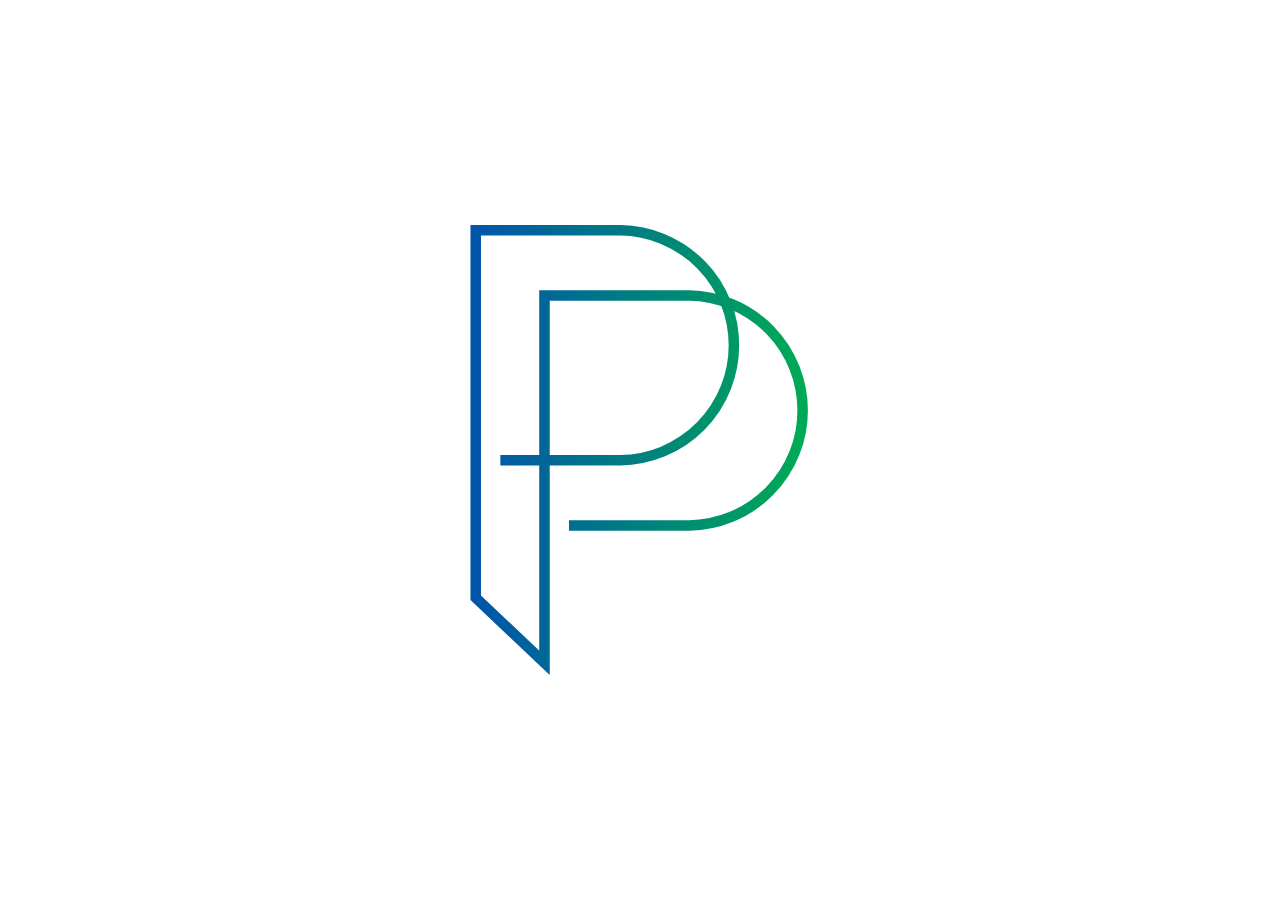
<file: prevenna/index.html>
<!DOCTYPE html>
<html lang="en">

<head>
  <meta charset="UTF-8">
  <!-- disable viewport zooming and allow responsive design -->
  <meta name='viewport'
      content='wclassth=device-wclassth, initial-scale=1.0, maximum-scale=1.0' />
  <title>Demo</title>
  <link rel="stylesheet" href="demo.css">
</head>

<body>
<div class="global-container">
          <div class="demo-container">
            <svg id="prevenna-logo-animation" xmlns="http://www.w3.org/2000/svg" viewBox="0 0 144.85 192.27">
              <defs>
                 <linearGradient id="prevenna-line-gradient" x1="0%" y1="0%" x2="100%" y2="0%">
                   <stop offset="0%"   stop-color="#05a"/>
                   <stop offset="100%" stop-color="#0a5"/>
                 </linearGradient>
               </defs>
      <path class="prevenna-logo-line" d="M15,100.53H64.1a49.15,49.15,0,0,0,0-98.29H2.24v157l29.37,27.84v-157H93.47a49.15,49.15,0,0,1,0,98.29H44.32"/>
    </svg>
          </div>
</div>
</body></html>
</file>
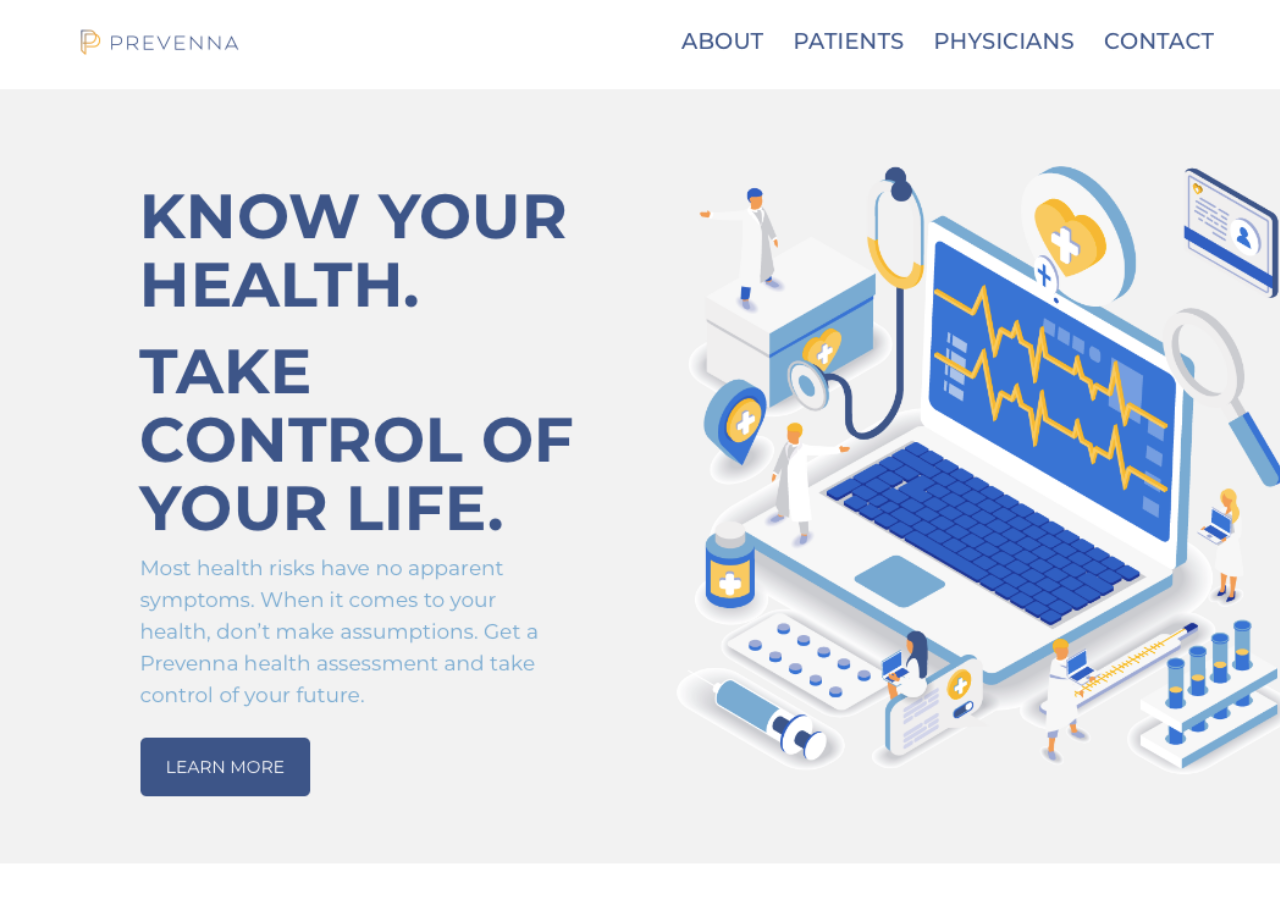
<file: prevenna/preloader-variant1.html>
<!DOCTYPE html>
<html lang="en">

<head>
  <meta charset="UTF-8">
  <!-- disable viewport zooming and allow responsive design -->
  <meta name='viewport'
      content='wclassth=device-wclassth, initial-scale=1.0, maximum-scale=1.0' />
  <title>Demo</title>
  <link rel="stylesheet" href="preloader-variant1.css">
</head>

<body>
  <div class="preloader-container">
          <div class="demo-container">
            <svg xmlns="http://www.w3.org/2000/svg" viewBox="0 0 144.85 192.27">
              <defs>
                 <linearGradient id="prevenna-line-gradient" x1="0%" y1="0%" x2="100%" y2="100%">
                   <stop offset="0%" stop-color="#3d5588"/>
                   <stop offset="50%" stop-color="#ffae3b"/>
                 </linearGradient>
               </defs>


  <g id="prevenna-complete1">
    <path id="prevenna-complete-forflash" class="cls-1" d="M15,100.53H64.1a49.15,49.15,0,0,0,0-98.29H2.24v157l29.37,27.84v-157H93.47a49.15,49.15,0,0,1,0,98.29H44.32" transform="translate(0.5 0.5)"/>
  </g>
  <g id="prevenna-split">
    <path id="prevenna-split-line2" class="cls-1" d="M44.32,128.38H93.47a49.15,49.15,0,0,0,0-98.29H31.61v157L14.7,171" transform="translate(0.5 0.5)"/>
    <path id="prevenna-split-line1" class="cls-1" d="M15,100.53H64.1a49.15,49.15,0,0,0,0-98.29H2.24v157L14.7,171" transform="translate(0.5 0.5)"/>
  </g>
  <g id="prevenna-divided">
    <path id="prevenna-divided-line2" class="cls-1" d="M31.61,30.09v157L14.7,171" transform="translate(0.5 0.5)"/>
    <path id="prevenna-divided-curve2" class="cls-1" d="M31.61,30.09H93.47a49.15,49.15,0,0,1,0,98.29H44.32" transform="translate(0.5 0.5)"/>
    <path id="prevenna-divided-line1" class="cls-1" d="M2.24,2.24v157L14.7,171" transform="translate(0.5 0.5)"/>
    <path id="prevenna-divided-curve1" class="cls-1" d="M2.24,2.24H64.1a49.15,49.15,0,0,1,0,98.29H15" transform="translate(0.5 0.5)"/>
  </g>
  <g id="prevenna-outline">
    <path id="prevenna-outline-trace" class="cls-2" d="M42.08,130.62H93.47a51.44,51.44,0,0,0,51.38-51.39q0-1.2-.06-2.4c0-.24,0-.48,0-.73,0-.56-.08-1.12-.13-1.68,0-.26-.05-.52-.08-.78-.06-.6-.14-1.2-.22-1.79,0-.19,0-.38-.08-.56-.12-.77-.26-1.53-.41-2.29,0-.17-.08-.34-.11-.51-.13-.59-.27-1.18-.41-1.77-.06-.24-.13-.48-.19-.73l-.45-1.58-.21-.67c-.22-.71-.46-1.41-.71-2.1,0,0,0,0,0-.07-.27-.72-.55-1.42-.84-2.13l-.27-.61c-.22-.5-.44-1-.68-1.5l-.31-.66c-.26-.52-.53-1-.8-1.55l-.25-.48c-.36-.66-.74-1.31-1.13-2l-.24-.37c-.32-.52-.64-1-1-1.54l-.4-.58c-.31-.45-.63-.9-1-1.33l-.4-.54c-.42-.57-.86-1.13-1.31-1.68l-.08-.09c-.48-.58-1-1.15-1.48-1.71l-.42-.46-1.14-1.2-.51-.5c-.41-.41-.82-.8-1.25-1.19l-.39-.37c-.56-.5-1.13-1-1.71-1.48l-.31-.25c-.48-.39-1-.77-1.46-1.15l-.56-.41c-.44-.33-.88-.64-1.33-.95L122,36.5c-.57-.38-1.15-.75-1.73-1.11l-.17-.11c-.65-.39-1.3-.77-2-1.13l-.56-.3c-.48-.26-1-.51-1.47-.76l-.67-.32-1.54-.7-.56-.24c-.67-.28-1.34-.55-2-.8-.26-.61-.54-1.22-.83-1.81-.06-.14-.13-.26-.19-.4q-.41-.81-.84-1.62c-.1-.2-.21-.4-.32-.6q-.42-.77-.87-1.5l-.27-.46c-.39-.63-.79-1.26-1.2-1.87-.09-.13-.18-.25-.26-.38-.34-.49-.69-1-1-1.46l-.41-.54c-.35-.47-.72-.93-1.09-1.39l-.3-.37c-.47-.57-1-1.13-1.46-1.68l-.33-.36c-.4-.43-.8-.86-1.22-1.28l-.46-.46q-.64-.64-1.32-1.26l-.31-.29c-.55-.5-1.11-1-1.68-1.45l-.41-.33c-.45-.37-.91-.73-1.37-1.08l-.52-.39c-.51-.38-1-.74-1.53-1.09l-.3-.21c-.62-.42-1.25-.82-1.89-1.21-.15-.1-.31-.19-.47-.28q-.73-.45-1.5-.87l-.58-.31c-.57-.31-1.14-.6-1.73-.89l-.28-.14q-1-.48-2-.93l-.55-.22-1.6-.64L81.48,3c-.63-.23-1.28-.45-1.93-.65l-.23-.08c-.72-.22-1.45-.43-2.19-.62l-.61-.15q-.84-.21-1.68-.39L74.17,1C73.46.86,72.75.73,72,.61l-.14,0C71.13.47,70.36.38,69.59.3L68.92.23C68.34.18,67.75.13,67.17.1l-.7,0Q65.3,0,64.1,0H0V160.17l33.85,32.1V102.78H64.1a51.46,51.46,0,0,0,51.39-51.39c0-.79,0-1.58-.06-2.36,0-.22,0-.44,0-.66,0-.62-.08-1.23-.14-1.84,0-.18,0-.37,0-.55-.08-.76-.18-1.51-.29-2.26,0-.18-.06-.35-.08-.53-.1-.59-.21-1.19-.32-1.77-.05-.23-.09-.45-.14-.67-.14-.69-.3-1.38-.47-2.06a.83.83,0,0,1,0-.15c-.15-.59-.32-1.18-.49-1.76l.25.11.47.23,1.41.72.49.27c.59.32,1.18.66,1.76,1l.11.07c.54.33,1.07.67,1.6,1l.47.32c.44.3.88.61,1.31.93l.37.27c.54.4,1.07.82,1.58,1.24l.33.28c.41.35.82.7,1.23,1.07l.43.38c.44.41.88.82,1.3,1.25l.16.15c.48.48.94,1,1.39,1.46l.36.4c.35.39.69.79,1,1.19l.34.41c.43.52.85,1,1.25,1.58l.14.19c.35.48.7,1,1,1.47.11.16.22.32.32.48.31.45.6.91.89,1.38.07.12.15.23.22.36.35.57.69,1.15,1,1.75l.22.41c.25.47.5,1,.73,1.43.09.18.18.35.26.53.27.57.54,1.15.79,1.73a.5.5,0,0,0,.05.13c.27.63.52,1.27.75,1.91.07.17.13.35.2.53.18.5.35,1,.51,1.51.05.17.11.34.16.51q.3,1,.57,2c0,.11,0,.22.08.33.14.57.27,1.14.39,1.72,0,.2.09.4.13.6.11.56.21,1.13.3,1.7,0,.13,0,.26.07.39.1.69.19,1.39.26,2.09,0,.17,0,.35.05.52,0,.55.09,1.11.13,1.66l0,.61c0,.72.06,1.44.06,2.16a47,47,0,0,1-46.9,46.9H42.08v4.49M29.37,181.83l-11.5-10.9h0L4.49,158.24V4.49H64.1c.72,0,1.43,0,2.15,0l.56,0c.62,0,1.24.08,1.85.14l.29,0c.7.07,1.39.16,2.07.26l.53.09c.57.09,1.13.19,1.69.3l.43.08c.67.14,1.33.29,2,.46l.45.12,1.61.46.49.15c.64.2,1.28.42,1.92.65l.32.12c.54.21,1.08.42,1.6.64l.51.21c.62.26,1.23.54,1.83.83l.12.06c.57.27,1.13.57,1.69.86l.48.27c.53.29,1,.59,1.56.89l.2.12q.86.53,1.68,1.08l.43.3c.46.31.91.63,1.36,1l.32.24c.53.39,1,.8,1.56,1.22l.36.3c.42.35.83.71,1.23,1.07l.36.32c.49.45,1,.9,1.43,1.37l.26.27c.4.4.79.8,1.17,1.22l.34.37c.45.5.89,1,1.31,1.51l.12.15c.39.47.76,1,1.14,1.45l.31.41c.38.52.75,1,1.11,1.57l.06.08c.38.56.74,1.13,1.09,1.7l.26.43c.3.5.59,1,.88,1.52,0,.09.1.18.14.27a.83.83,0,0,1,.07.13l-.66-.14c-.56-.13-1.12-.24-1.69-.35l-1.1-.2-1.73-.26-1.07-.13c-.63-.07-1.27-.12-1.91-.17-.31,0-.62-.06-.93-.07-1-.06-1.91-.09-2.87-.09H29.37V98.29H12.71v4.49H29.37ZM64.1,98.29H33.85v-66H93.47c.73,0,1.46,0,2.18.06l.67,0c.51,0,1,.07,1.54.12l.71.07c.55.06,1.1.13,1.64.21l.5.07c.7.11,1.4.24,2.09.38l.48.1,1.59.37.68.18c.48.12,1,.26,1.43.4l.63.19.27.1L108,35l.31.87c.14.4.28.81.41,1.22s.19.6.28.9.24.82.35,1.23l.24.93c.1.42.2.83.29,1.25s.14.63.2.94.16.86.23,1.3.11.61.15.92.12.92.18,1.38c0,.29.07.58.1.88,0,.51.08,1,.12,1.54,0,.25,0,.49,0,.74,0,.77.06,1.54.06,2.32A47,47,0,0,1,64.1,98.29Z" transform="translate(0.5 0.5)"/>
  </g>
  <g id="prevenna-complete2">
  <path id="prevenna-complete-forpulse" class="cls-1" d="M15,100.53H64.1a49.15,49.15,0,0,0,0-98.29H2.24v157l29.37,27.84v-157H93.47a49.15,49.15,0,0,1,0,98.29H44.32" transform="translate(0.5 0.5)"/>
  </g>
</svg>

  </div></div>

  <div class="section-container">
          <div>

  </div>

</div>
</body></html>
</file>
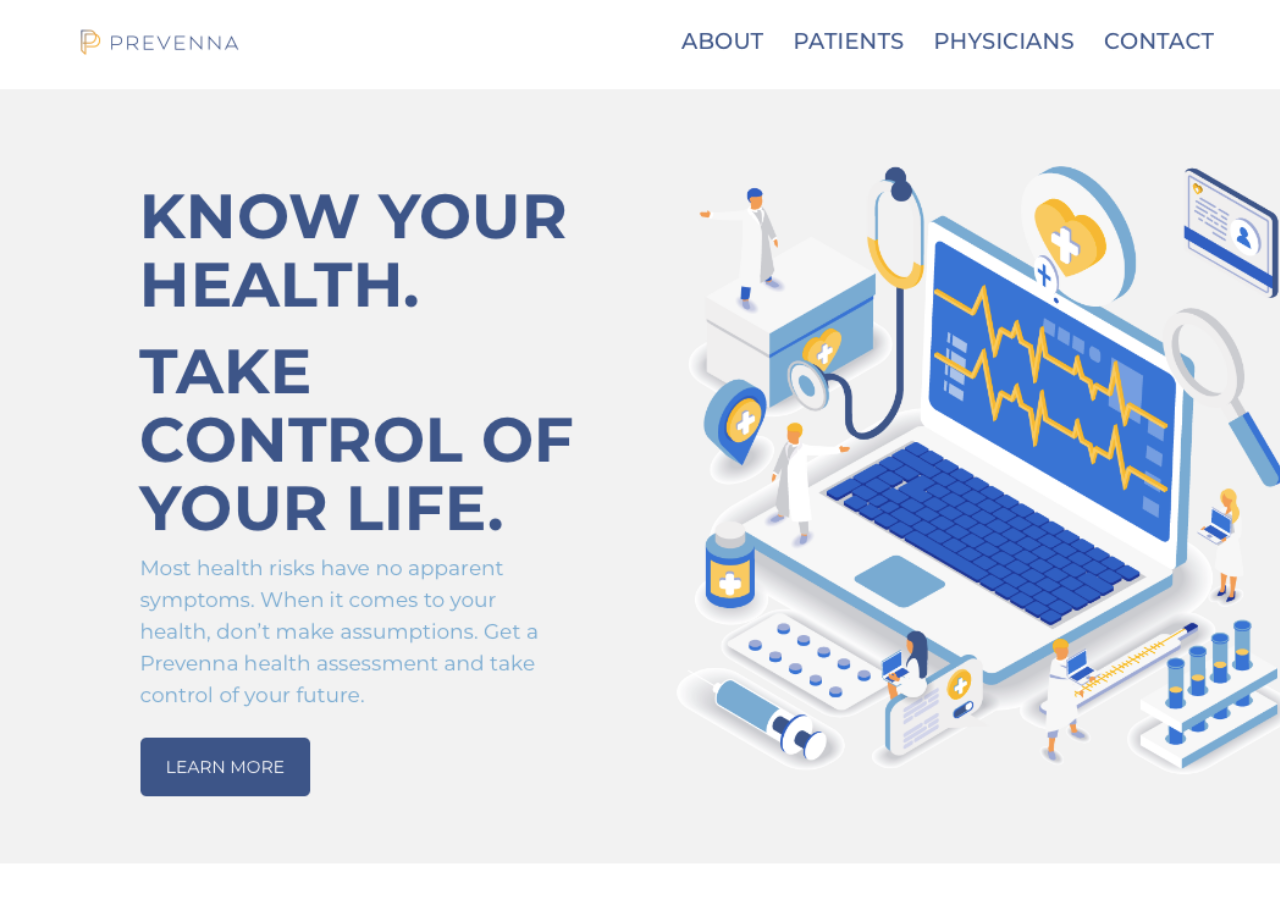
<file: prevenna/preloader-variant2.html>
<!DOCTYPE html>
<html lang="en">

<head>
  <meta charset="UTF-8">
  <!-- disable viewport zooming and allow responsive design -->
  <meta name='viewport'
      content='wclassth=device-wclassth, initial-scale=1.0, maximum-scale=1.0' />
  <title>Demo</title>
  <link rel="stylesheet" href="preloader-variant2.css">
</head>

<body>
  <div class="preloader-container">
          <div class="demo-container">
            <svg xmlns="http://www.w3.org/2000/svg" viewBox="0 0 144.85 192.27">
              <defs>
                 <linearGradient id="prevenna-line-gradient" x1="0%" y1="0%" x2="100%" y2="100%">
                   <stop offset="0%" stop-color="#3d5588"/>
                   <stop offset="50%" stop-color="#ffae3b"/>
                 </linearGradient>
               </defs>


  <g id="prevenna-complete1">
    <path id="prevenna-complete-forflash" class="cls-1" d="M15,100.53H64.1a49.15,49.15,0,0,0,0-98.29H2.24v157l29.37,27.84v-157H93.47a49.15,49.15,0,0,1,0,98.29H44.32" transform="translate(0.5 0.5)"/>
  </g>
  <g id="prevenna-split">
    <path id="prevenna-split-line2" class="cls-1" d="M44.32,128.38H93.47a49.15,49.15,0,0,0,0-98.29H31.61v157L14.7,171" transform="translate(0.5 0.5)"/>
    <path id="prevenna-split-line1" class="cls-1" d="M15,100.53H64.1a49.15,49.15,0,0,0,0-98.29H2.24v157L14.7,171" transform="translate(0.5 0.5)"/>
  </g>
  <g id="prevenna-divided">
    <path id="prevenna-divided-line2" class="cls-1" d="M31.61,30.09v157L14.7,171" transform="translate(0.5 0.5)"/>
    <path id="prevenna-divided-curve2" class="cls-1" d="M31.61,30.09H93.47a49.15,49.15,0,0,1,0,98.29H44.32" transform="translate(0.5 0.5)"/>
    <path id="prevenna-divided-line1" class="cls-1" d="M2.24,2.24v157L14.7,171" transform="translate(0.5 0.5)"/>
    <path id="prevenna-divided-curve1" class="cls-1" d="M2.24,2.24H64.1a49.15,49.15,0,0,1,0,98.29H15" transform="translate(0.5 0.5)"/>
  </g>
  <g id="prevenna-outline">
    <path id="prevenna-outline-trace" class="cls-2" d="M42.08,130.62H93.47a51.44,51.44,0,0,0,51.38-51.39q0-1.2-.06-2.4c0-.24,0-.48,0-.73,0-.56-.08-1.12-.13-1.68,0-.26-.05-.52-.08-.78-.06-.6-.14-1.2-.22-1.79,0-.19,0-.38-.08-.56-.12-.77-.26-1.53-.41-2.29,0-.17-.08-.34-.11-.51-.13-.59-.27-1.18-.41-1.77-.06-.24-.13-.48-.19-.73l-.45-1.58-.21-.67c-.22-.71-.46-1.41-.71-2.1,0,0,0,0,0-.07-.27-.72-.55-1.42-.84-2.13l-.27-.61c-.22-.5-.44-1-.68-1.5l-.31-.66c-.26-.52-.53-1-.8-1.55l-.25-.48c-.36-.66-.74-1.31-1.13-2l-.24-.37c-.32-.52-.64-1-1-1.54l-.4-.58c-.31-.45-.63-.9-1-1.33l-.4-.54c-.42-.57-.86-1.13-1.31-1.68l-.08-.09c-.48-.58-1-1.15-1.48-1.71l-.42-.46-1.14-1.2-.51-.5c-.41-.41-.82-.8-1.25-1.19l-.39-.37c-.56-.5-1.13-1-1.71-1.48l-.31-.25c-.48-.39-1-.77-1.46-1.15l-.56-.41c-.44-.33-.88-.64-1.33-.95L122,36.5c-.57-.38-1.15-.75-1.73-1.11l-.17-.11c-.65-.39-1.3-.77-2-1.13l-.56-.3c-.48-.26-1-.51-1.47-.76l-.67-.32-1.54-.7-.56-.24c-.67-.28-1.34-.55-2-.8-.26-.61-.54-1.22-.83-1.81-.06-.14-.13-.26-.19-.4q-.41-.81-.84-1.62c-.1-.2-.21-.4-.32-.6q-.42-.77-.87-1.5l-.27-.46c-.39-.63-.79-1.26-1.2-1.87-.09-.13-.18-.25-.26-.38-.34-.49-.69-1-1-1.46l-.41-.54c-.35-.47-.72-.93-1.09-1.39l-.3-.37c-.47-.57-1-1.13-1.46-1.68l-.33-.36c-.4-.43-.8-.86-1.22-1.28l-.46-.46q-.64-.64-1.32-1.26l-.31-.29c-.55-.5-1.11-1-1.68-1.45l-.41-.33c-.45-.37-.91-.73-1.37-1.08l-.52-.39c-.51-.38-1-.74-1.53-1.09l-.3-.21c-.62-.42-1.25-.82-1.89-1.21-.15-.1-.31-.19-.47-.28q-.73-.45-1.5-.87l-.58-.31c-.57-.31-1.14-.6-1.73-.89l-.28-.14q-1-.48-2-.93l-.55-.22-1.6-.64L81.48,3c-.63-.23-1.28-.45-1.93-.65l-.23-.08c-.72-.22-1.45-.43-2.19-.62l-.61-.15q-.84-.21-1.68-.39L74.17,1C73.46.86,72.75.73,72,.61l-.14,0C71.13.47,70.36.38,69.59.3L68.92.23C68.34.18,67.75.13,67.17.1l-.7,0Q65.3,0,64.1,0H0V160.17l33.85,32.1V102.78H64.1a51.46,51.46,0,0,0,51.39-51.39c0-.79,0-1.58-.06-2.36,0-.22,0-.44,0-.66,0-.62-.08-1.23-.14-1.84,0-.18,0-.37,0-.55-.08-.76-.18-1.51-.29-2.26,0-.18-.06-.35-.08-.53-.1-.59-.21-1.19-.32-1.77-.05-.23-.09-.45-.14-.67-.14-.69-.3-1.38-.47-2.06a.83.83,0,0,1,0-.15c-.15-.59-.32-1.18-.49-1.76l.25.11.47.23,1.41.72.49.27c.59.32,1.18.66,1.76,1l.11.07c.54.33,1.07.67,1.6,1l.47.32c.44.3.88.61,1.31.93l.37.27c.54.4,1.07.82,1.58,1.24l.33.28c.41.35.82.7,1.23,1.07l.43.38c.44.41.88.82,1.3,1.25l.16.15c.48.48.94,1,1.39,1.46l.36.4c.35.39.69.79,1,1.19l.34.41c.43.52.85,1,1.25,1.58l.14.19c.35.48.7,1,1,1.47.11.16.22.32.32.48.31.45.6.91.89,1.38.07.12.15.23.22.36.35.57.69,1.15,1,1.75l.22.41c.25.47.5,1,.73,1.43.09.18.18.35.26.53.27.57.54,1.15.79,1.73a.5.5,0,0,0,.05.13c.27.63.52,1.27.75,1.91.07.17.13.35.2.53.18.5.35,1,.51,1.51.05.17.11.34.16.51q.3,1,.57,2c0,.11,0,.22.08.33.14.57.27,1.14.39,1.72,0,.2.09.4.13.6.11.56.21,1.13.3,1.7,0,.13,0,.26.07.39.1.69.19,1.39.26,2.09,0,.17,0,.35.05.52,0,.55.09,1.11.13,1.66l0,.61c0,.72.06,1.44.06,2.16a47,47,0,0,1-46.9,46.9H42.08v4.49M29.37,181.83l-11.5-10.9h0L4.49,158.24V4.49H64.1c.72,0,1.43,0,2.15,0l.56,0c.62,0,1.24.08,1.85.14l.29,0c.7.07,1.39.16,2.07.26l.53.09c.57.09,1.13.19,1.69.3l.43.08c.67.14,1.33.29,2,.46l.45.12,1.61.46.49.15c.64.2,1.28.42,1.92.65l.32.12c.54.21,1.08.42,1.6.64l.51.21c.62.26,1.23.54,1.83.83l.12.06c.57.27,1.13.57,1.69.86l.48.27c.53.29,1,.59,1.56.89l.2.12q.86.53,1.68,1.08l.43.3c.46.31.91.63,1.36,1l.32.24c.53.39,1,.8,1.56,1.22l.36.3c.42.35.83.71,1.23,1.07l.36.32c.49.45,1,.9,1.43,1.37l.26.27c.4.4.79.8,1.17,1.22l.34.37c.45.5.89,1,1.31,1.51l.12.15c.39.47.76,1,1.14,1.45l.31.41c.38.52.75,1,1.11,1.57l.06.08c.38.56.74,1.13,1.09,1.7l.26.43c.3.5.59,1,.88,1.52,0,.09.1.18.14.27a.83.83,0,0,1,.07.13l-.66-.14c-.56-.13-1.12-.24-1.69-.35l-1.1-.2-1.73-.26-1.07-.13c-.63-.07-1.27-.12-1.91-.17-.31,0-.62-.06-.93-.07-1-.06-1.91-.09-2.87-.09H29.37V98.29H12.71v4.49H29.37ZM64.1,98.29H33.85v-66H93.47c.73,0,1.46,0,2.18.06l.67,0c.51,0,1,.07,1.54.12l.71.07c.55.06,1.1.13,1.64.21l.5.07c.7.11,1.4.24,2.09.38l.48.1,1.59.37.68.18c.48.12,1,.26,1.43.4l.63.19.27.1L108,35l.31.87c.14.4.28.81.41,1.22s.19.6.28.9.24.82.35,1.23l.24.93c.1.42.2.83.29,1.25s.14.63.2.94.16.86.23,1.3.11.61.15.92.12.92.18,1.38c0,.29.07.58.1.88,0,.51.08,1,.12,1.54,0,.25,0,.49,0,.74,0,.77.06,1.54.06,2.32A47,47,0,0,1,64.1,98.29Z" transform="translate(0.5 0.5)"/>
  </g>
  <g id="prevenna-complete2">
  <path id="prevenna-complete-forpulse" class="cls-1" d="M15,100.53H64.1a49.15,49.15,0,0,0,0-98.29H2.24v157l29.37,27.84v-157H93.47a49.15,49.15,0,0,1,0,98.29H44.32" transform="translate(0.5 0.5)"/>
  </g>
</svg>

  </div></div>

  <div class="section-container">
          <div>

  </div>

</div>
</body></html>
</file>
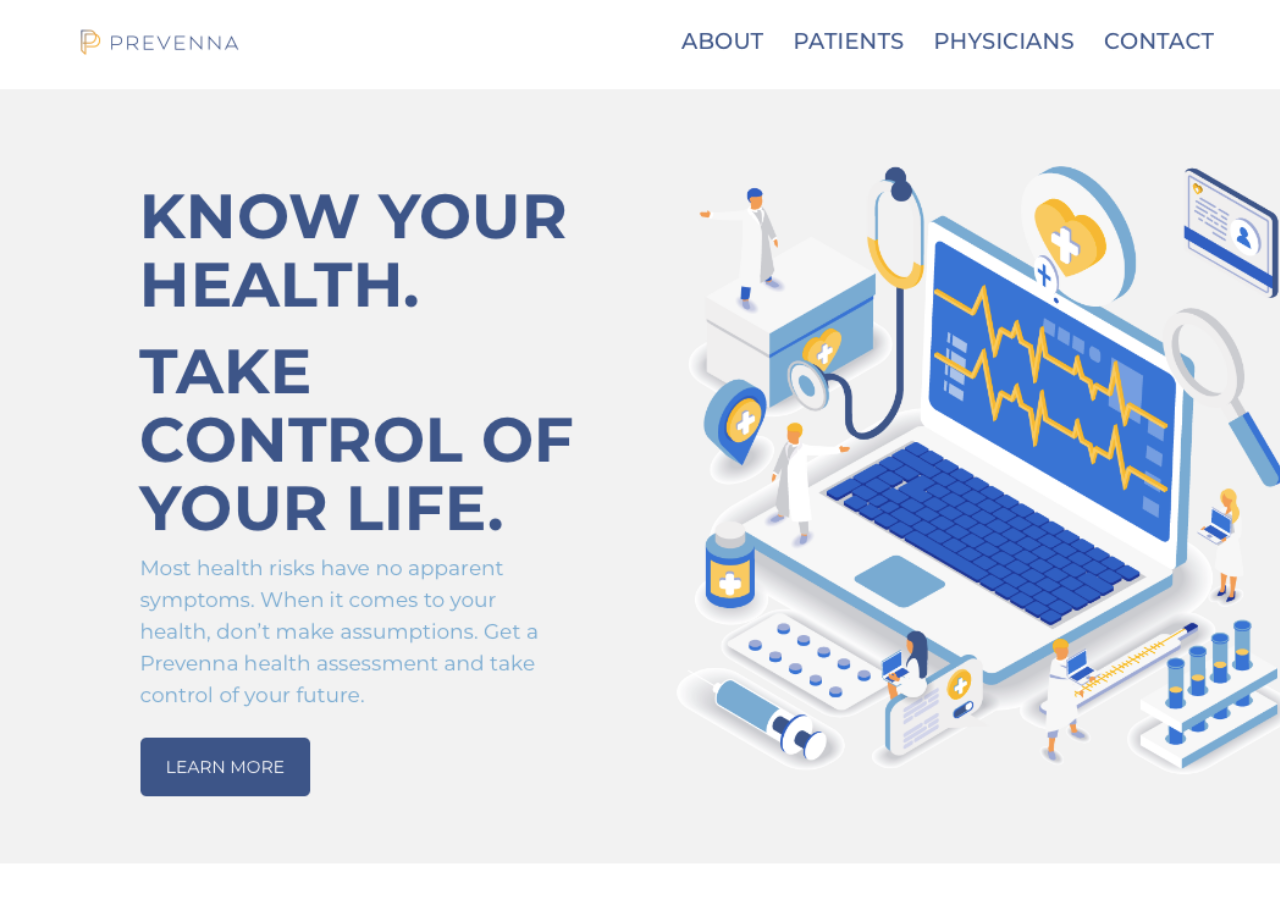
<file: prevenna/preloader-variant3.html>
<!DOCTYPE html>
<html lang="en">

<head>
  <meta charset="UTF-8">
  <!-- disable viewport zooming and allow responsive design -->
  <meta name='viewport'
      content='wclassth=device-wclassth, initial-scale=1.0, maximum-scale=1.0' />
  <title>Demo</title>
  <link rel="stylesheet" href="preloader-variant3.css">
</head>

<body>
  <div class="preloader-container">
          <div class="demo-container">
            <svg xmlns="http://www.w3.org/2000/svg" viewBox="0 0 144.85 192.27">
              <defs>
                 <linearGradient id="prevenna-line-gradient" x1="0%" y1="0%" x2="100%" y2="100%">
                   <stop offset="0%" stop-color="#3d5588"/>
                   <stop offset="50%" stop-color="#ffae3b"/>
                 </linearGradient>
               </defs>


  <g id="prevenna-complete1">
    <path id="prevenna-complete-forflash" class="cls-1" d="M15,100.53H64.1a49.15,49.15,0,0,0,0-98.29H2.24v157l29.37,27.84v-157H93.47a49.15,49.15,0,0,1,0,98.29H44.32" transform="translate(0.5 0.5)"/>
  </g>
  <g id="prevenna-split">
    <path id="prevenna-split-line2" class="cls-1" d="M44.32,128.38H93.47a49.15,49.15,0,0,0,0-98.29H31.61v157L14.7,171" transform="translate(0.5 0.5)"/>
    <path id="prevenna-split-line1" class="cls-1" d="M15,100.53H64.1a49.15,49.15,0,0,0,0-98.29H2.24v157L14.7,171" transform="translate(0.5 0.5)"/>
  </g>
  <g id="prevenna-divided">
    <path id="prevenna-divided-line2" class="cls-1" d="M31.61,30.09v157L14.7,171" transform="translate(0.5 0.5)"/>
    <path id="prevenna-divided-curve2" class="cls-1" d="M31.61,30.09H93.47a49.15,49.15,0,0,1,0,98.29H44.32" transform="translate(0.5 0.5)"/>
    <path id="prevenna-divided-line1" class="cls-1" d="M2.24,2.24v157L14.7,171" transform="translate(0.5 0.5)"/>
    <path id="prevenna-divided-curve1" class="cls-1" d="M2.24,2.24H64.1a49.15,49.15,0,0,1,0,98.29H15" transform="translate(0.5 0.5)"/>
  </g>
  <g id="prevenna-outline">
    <path id="prevenna-outline-trace" class="cls-2" d="M42.08,130.62H93.47a51.44,51.44,0,0,0,51.38-51.39q0-1.2-.06-2.4c0-.24,0-.48,0-.73,0-.56-.08-1.12-.13-1.68,0-.26-.05-.52-.08-.78-.06-.6-.14-1.2-.22-1.79,0-.19,0-.38-.08-.56-.12-.77-.26-1.53-.41-2.29,0-.17-.08-.34-.11-.51-.13-.59-.27-1.18-.41-1.77-.06-.24-.13-.48-.19-.73l-.45-1.58-.21-.67c-.22-.71-.46-1.41-.71-2.1,0,0,0,0,0-.07-.27-.72-.55-1.42-.84-2.13l-.27-.61c-.22-.5-.44-1-.68-1.5l-.31-.66c-.26-.52-.53-1-.8-1.55l-.25-.48c-.36-.66-.74-1.31-1.13-2l-.24-.37c-.32-.52-.64-1-1-1.54l-.4-.58c-.31-.45-.63-.9-1-1.33l-.4-.54c-.42-.57-.86-1.13-1.31-1.68l-.08-.09c-.48-.58-1-1.15-1.48-1.71l-.42-.46-1.14-1.2-.51-.5c-.41-.41-.82-.8-1.25-1.19l-.39-.37c-.56-.5-1.13-1-1.71-1.48l-.31-.25c-.48-.39-1-.77-1.46-1.15l-.56-.41c-.44-.33-.88-.64-1.33-.95L122,36.5c-.57-.38-1.15-.75-1.73-1.11l-.17-.11c-.65-.39-1.3-.77-2-1.13l-.56-.3c-.48-.26-1-.51-1.47-.76l-.67-.32-1.54-.7-.56-.24c-.67-.28-1.34-.55-2-.8-.26-.61-.54-1.22-.83-1.81-.06-.14-.13-.26-.19-.4q-.41-.81-.84-1.62c-.1-.2-.21-.4-.32-.6q-.42-.77-.87-1.5l-.27-.46c-.39-.63-.79-1.26-1.2-1.87-.09-.13-.18-.25-.26-.38-.34-.49-.69-1-1-1.46l-.41-.54c-.35-.47-.72-.93-1.09-1.39l-.3-.37c-.47-.57-1-1.13-1.46-1.68l-.33-.36c-.4-.43-.8-.86-1.22-1.28l-.46-.46q-.64-.64-1.32-1.26l-.31-.29c-.55-.5-1.11-1-1.68-1.45l-.41-.33c-.45-.37-.91-.73-1.37-1.08l-.52-.39c-.51-.38-1-.74-1.53-1.09l-.3-.21c-.62-.42-1.25-.82-1.89-1.21-.15-.1-.31-.19-.47-.28q-.73-.45-1.5-.87l-.58-.31c-.57-.31-1.14-.6-1.73-.89l-.28-.14q-1-.48-2-.93l-.55-.22-1.6-.64L81.48,3c-.63-.23-1.28-.45-1.93-.65l-.23-.08c-.72-.22-1.45-.43-2.19-.62l-.61-.15q-.84-.21-1.68-.39L74.17,1C73.46.86,72.75.73,72,.61l-.14,0C71.13.47,70.36.38,69.59.3L68.92.23C68.34.18,67.75.13,67.17.1l-.7,0Q65.3,0,64.1,0H0V160.17l33.85,32.1V102.78H64.1a51.46,51.46,0,0,0,51.39-51.39c0-.79,0-1.58-.06-2.36,0-.22,0-.44,0-.66,0-.62-.08-1.23-.14-1.84,0-.18,0-.37,0-.55-.08-.76-.18-1.51-.29-2.26,0-.18-.06-.35-.08-.53-.1-.59-.21-1.19-.32-1.77-.05-.23-.09-.45-.14-.67-.14-.69-.3-1.38-.47-2.06a.83.83,0,0,1,0-.15c-.15-.59-.32-1.18-.49-1.76l.25.11.47.23,1.41.72.49.27c.59.32,1.18.66,1.76,1l.11.07c.54.33,1.07.67,1.6,1l.47.32c.44.3.88.61,1.31.93l.37.27c.54.4,1.07.82,1.58,1.24l.33.28c.41.35.82.7,1.23,1.07l.43.38c.44.41.88.82,1.3,1.25l.16.15c.48.48.94,1,1.39,1.46l.36.4c.35.39.69.79,1,1.19l.34.41c.43.52.85,1,1.25,1.58l.14.19c.35.48.7,1,1,1.47.11.16.22.32.32.48.31.45.6.91.89,1.38.07.12.15.23.22.36.35.57.69,1.15,1,1.75l.22.41c.25.47.5,1,.73,1.43.09.18.18.35.26.53.27.57.54,1.15.79,1.73a.5.5,0,0,0,.05.13c.27.63.52,1.27.75,1.91.07.17.13.35.2.53.18.5.35,1,.51,1.51.05.17.11.34.16.51q.3,1,.57,2c0,.11,0,.22.08.33.14.57.27,1.14.39,1.72,0,.2.09.4.13.6.11.56.21,1.13.3,1.7,0,.13,0,.26.07.39.1.69.19,1.39.26,2.09,0,.17,0,.35.05.52,0,.55.09,1.11.13,1.66l0,.61c0,.72.06,1.44.06,2.16a47,47,0,0,1-46.9,46.9H42.08v4.49M29.37,181.83l-11.5-10.9h0L4.49,158.24V4.49H64.1c.72,0,1.43,0,2.15,0l.56,0c.62,0,1.24.08,1.85.14l.29,0c.7.07,1.39.16,2.07.26l.53.09c.57.09,1.13.19,1.69.3l.43.08c.67.14,1.33.29,2,.46l.45.12,1.61.46.49.15c.64.2,1.28.42,1.92.65l.32.12c.54.21,1.08.42,1.6.64l.51.21c.62.26,1.23.54,1.83.83l.12.06c.57.27,1.13.57,1.69.86l.48.27c.53.29,1,.59,1.56.89l.2.12q.86.53,1.68,1.08l.43.3c.46.31.91.63,1.36,1l.32.24c.53.39,1,.8,1.56,1.22l.36.3c.42.35.83.71,1.23,1.07l.36.32c.49.45,1,.9,1.43,1.37l.26.27c.4.4.79.8,1.17,1.22l.34.37c.45.5.89,1,1.31,1.51l.12.15c.39.47.76,1,1.14,1.45l.31.41c.38.52.75,1,1.11,1.57l.06.08c.38.56.74,1.13,1.09,1.7l.26.43c.3.5.59,1,.88,1.52,0,.09.1.18.14.27a.83.83,0,0,1,.07.13l-.66-.14c-.56-.13-1.12-.24-1.69-.35l-1.1-.2-1.73-.26-1.07-.13c-.63-.07-1.27-.12-1.91-.17-.31,0-.62-.06-.93-.07-1-.06-1.91-.09-2.87-.09H29.37V98.29H12.71v4.49H29.37ZM64.1,98.29H33.85v-66H93.47c.73,0,1.46,0,2.18.06l.67,0c.51,0,1,.07,1.54.12l.71.07c.55.06,1.1.13,1.64.21l.5.07c.7.11,1.4.24,2.09.38l.48.1,1.59.37.68.18c.48.12,1,.26,1.43.4l.63.19.27.1L108,35l.31.87c.14.4.28.81.41,1.22s.19.6.28.9.24.82.35,1.23l.24.93c.1.42.2.83.29,1.25s.14.63.2.94.16.86.23,1.3.11.61.15.92.12.92.18,1.38c0,.29.07.58.1.88,0,.51.08,1,.12,1.54,0,.25,0,.49,0,.74,0,.77.06,1.54.06,2.32A47,47,0,0,1,64.1,98.29Z" transform="translate(0.5 0.5)"/>
  </g>
  <g id="prevenna-complete2">
  <path id="prevenna-complete-forpulse" class="cls-1" d="M15,100.53H64.1a49.15,49.15,0,0,0,0-98.29H2.24v157l29.37,27.84v-157H93.47a49.15,49.15,0,0,1,0,98.29H44.32" transform="translate(0.5 0.5)"/>
  </g>
</svg>

  </div></div>

  <div class="section-container">
          <div>

  </div>

</div>
</body></html>
</file>
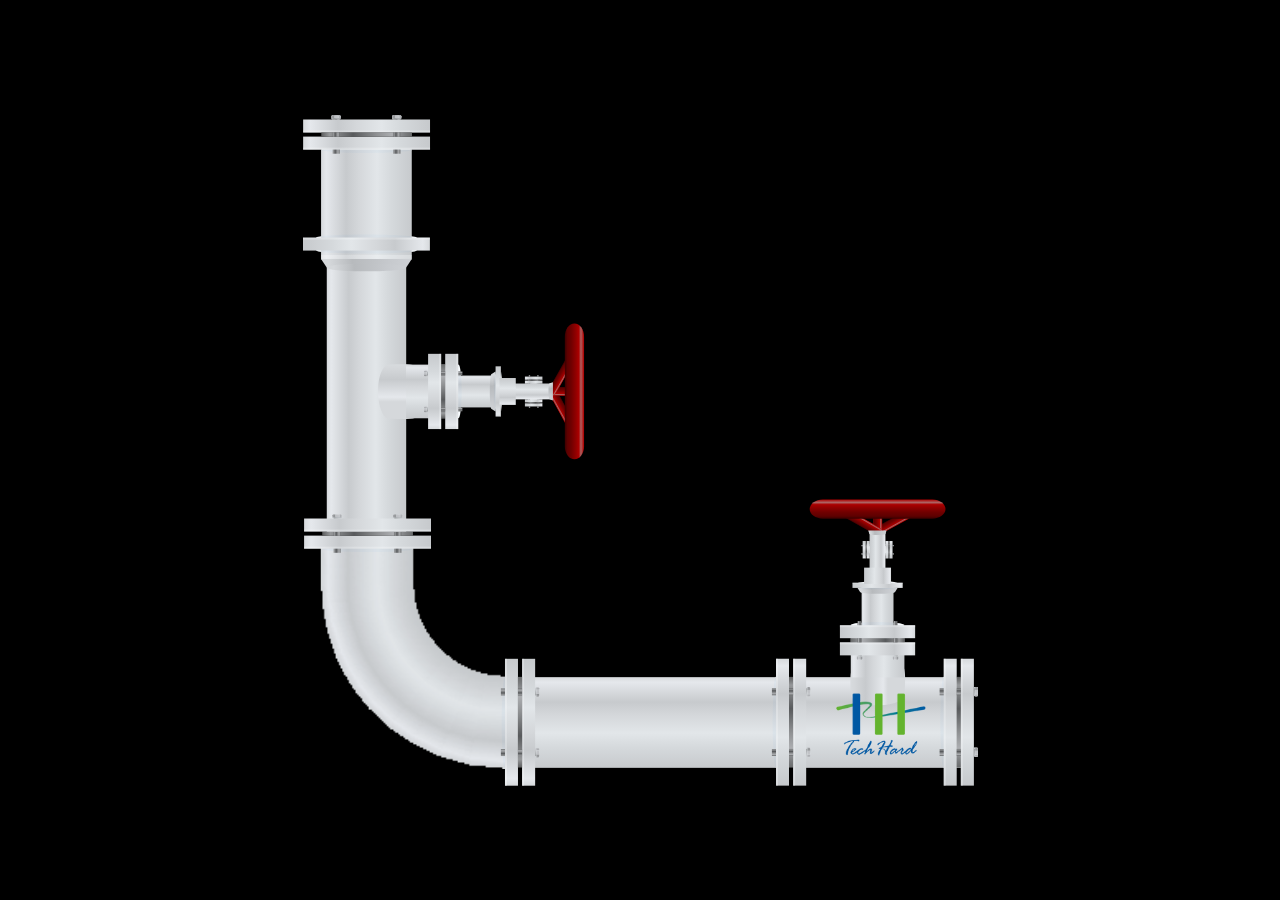
<file: techhard/techhard-loading-animation.html>
<!DOCTYPE html>
<html lang="en">

<head>
  <meta charset="UTF-8">
  <!-- disable viewport zooming and allow responsive design -->
  <meta name='viewport'
      content='wclassth=device-wclassth, initial-scale=1.0, maximum-scale=1.0' />
  <title>Demo</title>
  <link rel="stylesheet" href="techhard-loading-animation.css">
</head>

<body>
<div class="fullscreen-container">
          <div class="techhard-loading-animation">
            <svg xmlns="http://www.w3.org/2000/svg" xmlns:xlink="http://www.w3.org/1999/xlink" viewBox="0 0 98.25 97.58">
    <defs>
      <linearGradient id="linear-gradient" x1="-763.37" y1="56.19" x2="-762.13" y2="56.19" gradientTransform="translate(-335.09 -579.28) rotate(-119.16)" gradientUnits="userSpaceOnUse">
        <stop offset="0.01" stop-color="#af0000"/>
        <stop offset="0.16" stop-color="#ad6161"/>
        <stop offset="0.27" stop-color="#ab0000"/>
        <stop offset="0.42" stop-color="#920000"/>
        <stop offset="0.67" stop-color="#6f0000"/>
        <stop offset="0.87" stop-color="#5e0000"/>
        <stop offset="0.94" stop-color="#4a0000"/>
        <stop offset="1" stop-color="#3b0000"/>
      </linearGradient>
      <linearGradient id="linear-gradient-2" x1="-598.89" y1="-94.36" x2="-597.37" y2="-94.36" gradientTransform="matrix(-0.84, 0.01, 0.01, -0.83, -420.88, -14.22)" xlink:href="#linear-gradient"/>
      <linearGradient id="linear-gradient-3" x1="-416.51" y1="35.25" x2="-415.28" y2="35.25" gradientTransform="translate(-96 437.08) rotate(120)" xlink:href="#linear-gradient"/>
      <linearGradient id="linear-gradient-4" x1="-763.37" y1="56.47" x2="-762.13" y2="56.47" xlink:href="#linear-gradient"/>
      <linearGradient id="linear-gradient-5" x1="-417.96" y1="34.3" x2="-416.59" y2="34.3" gradientTransform="translate(-333.95 88.82) rotate(-179.46)" xlink:href="#linear-gradient"/>
      <linearGradient id="linear-gradient-6" x1="-416.51" y1="34.94" x2="-415.28" y2="34.94" gradientTransform="translate(-96 437.08) rotate(120)" xlink:href="#linear-gradient"/>
      <linearGradient id="linear-gradient-7" x1="256" y1="-157.14" x2="258.8" y2="-157.14" gradientTransform="translate(-73.51 -200.09) rotate(90)" xlink:href="#linear-gradient"/>
      <linearGradient id="linear-gradient-8" x1="33.51" y1="-70.28" x2="46.71" y2="-70.28" gradientTransform="translate(0.75 48.23) rotate(90)" gradientUnits="userSpaceOnUse">
        <stop offset="0" stop-color="#5c5d5e"/>
        <stop offset="0.09" stop-color="#959799"/>
        <stop offset="0.35" stop-color="#585a5c"/>
        <stop offset="0.62" stop-color="#909294"/>
        <stop offset="0.78" stop-color="#abadb0"/>
        <stop offset="0.81" stop-color="#9fa1a4"/>
        <stop offset="0.93" stop-color="#797b7d"/>
        <stop offset="0.99" stop-color="#6b6d6e"/>
      </linearGradient>
      <linearGradient id="linear-gradient-9" x1="83.97" y1="81.71" x2="83.97" y2="94.95" gradientUnits="userSpaceOnUse">
        <stop offset="0" stop-color="#d5d8db"/>
        <stop offset="0.06" stop-color="#e5e8ec"/>
        <stop offset="0.28" stop-color="#c7cacd"/>
        <stop offset="0.42" stop-color="#d4d7da"/>
        <stop offset="0.62" stop-color="#e2e6e9"/>
        <stop offset="0.78" stop-color="#d5d9dc"/>
        <stop offset="1" stop-color="#c7cacd"/>
      </linearGradient>
      <linearGradient id="linear-gradient-10" x1="93.04" y1="-9.08" x2="93.04" y2="9.44" gradientTransform="translate(-20.76 88.09)" gradientUnits="userSpaceOnUse">
        <stop offset="0" stop-color="#d5d8db"/>
        <stop offset="0.06" stop-color="#e5e8ec"/>
        <stop offset="0.28" stop-color="#c7cacd"/>
        <stop offset="0.42" stop-color="#d4d7da"/>
        <stop offset="0.62" stop-color="#e2e6e9"/>
        <stop offset="0.77" stop-color="#d5d9dc"/>
        <stop offset="0.99" stop-color="#c7cacd"/>
      </linearGradient>
      <linearGradient id="linear-gradient-11" x1="92.24" y1="-9.08" x2="92.24" y2="9.44" gradientTransform="translate(-20.76 88.09)" gradientUnits="userSpaceOnUse">
        <stop offset="0" stop-color="#d5d8db"/>
        <stop offset="0.09" stop-color="#d5d8db"/>
        <stop offset="0.35" stop-color="#b7babd"/>
        <stop offset="0.78" stop-color="#c7cace"/>
        <stop offset="0.99" stop-color="#cdd0d4"/>
      </linearGradient>
      <radialGradient id="radial-gradient" cx="40.1" cy="122196.33" r="6.47" gradientTransform="translate(7623.7 48.23) rotate(90) scale(1 0.06)" gradientUnits="userSpaceOnUse">
        <stop offset="0" stop-color="#a3a3a3"/>
        <stop offset="1" stop-color="#f8fcff"/>
      </radialGradient>
      <linearGradient id="linear-gradient-12" x1="114.96" y1="-9.08" x2="114.96" y2="9.44" xlink:href="#linear-gradient-10"/>
      <linearGradient id="linear-gradient-13" x1="117.45" y1="-9.08" x2="117.45" y2="9.44" xlink:href="#linear-gradient-10"/>
      <linearGradient id="linear-gradient-14" x1="114.16" y1="-9.08" x2="114.16" y2="9.44" xlink:href="#linear-gradient-11"/>
      <linearGradient id="linear-gradient-15" x1="116.65" y1="-9.08" x2="116.65" y2="9.44" xlink:href="#linear-gradient-11"/>
      <linearGradient id="linear-gradient-16" x1="33.51" y1="-94.69" x2="46.71" y2="-94.69" xlink:href="#linear-gradient-8"/>
      <linearGradient id="linear-gradient-17" x1="118.77" y1="3.94" x2="118.77" y2="5.32" xlink:href="#linear-gradient-10"/>
      <linearGradient id="linear-gradient-18" x1="118.57" y1="3.94" x2="118.57" y2="5.32" xlink:href="#linear-gradient-11"/>
      <linearGradient id="linear-gradient-19" x1="43.8" y1="-96.96" x2="45.17" y2="-96.96" gradientTransform="translate(0.76 48.23) rotate(90)" gradientUnits="userSpaceOnUse">
        <stop offset="0" stop-color="#d5d8db"/>
        <stop offset="0.09" stop-color="#d5d8db"/>
        <stop offset="0.2" stop-color="#9ea1a3"/>
        <stop offset="0.39" stop-color="#adb0b2"/>
        <stop offset="0.78" stop-color="#c7cace"/>
        <stop offset="0.99" stop-color="#cdd0d4"/>
      </linearGradient>
      <linearGradient id="linear-gradient-20" x1="44.49" y1="-97.03" x2="44.49" y2="-96.89" gradientTransform="translate(0.76 48.23) rotate(90)" gradientUnits="userSpaceOnUse">
        <stop offset="0" stop-color="#c9cecf"/>
        <stop offset="0.01" stop-color="#cbd0d1"/>
        <stop offset="0.22" stop-color="#e2e5e5"/>
        <stop offset="0.44" stop-color="#f2f3f4"/>
        <stop offset="0.68" stop-color="#fcfcfc"/>
        <stop offset="1" stop-color="#fff"/>
      </linearGradient>
      <linearGradient id="linear-gradient-21" x1="44.23" y1="-97.28" x2="44.86" y2="-97.28" gradientTransform="translate(0.75 48.23) rotate(90)" gradientUnits="userSpaceOnUse">
        <stop offset="0" stop-color="#bec0c4"/>
        <stop offset="0.62" stop-color="#c1c3c7"/>
        <stop offset="1" stop-color="#c7cacd"/>
      </linearGradient>
      <linearGradient id="linear-gradient-22" x1="43.82" y1="-97.28" x2="44.22" y2="-97.28" gradientTransform="translate(0.75 48.23) rotate(90)" gradientUnits="userSpaceOnUse">
        <stop offset="0" stop-color="#9c9ea1"/>
        <stop offset="0.5" stop-color="#999b9e"/>
        <stop offset="0.87" stop-color="#8f9294"/>
        <stop offset="1" stop-color="#8a8d8f"/>
      </linearGradient>
      <linearGradient id="linear-gradient-23" x1="44.88" y1="-97.28" x2="45.15" y2="-97.28" gradientTransform="translate(0.75 48.23) rotate(90)" gradientUnits="userSpaceOnUse">
        <stop offset="0.03" stop-color="#adafb3"/>
        <stop offset="0.57" stop-color="#b0b2b6"/>
        <stop offset="0.99" stop-color="#babcbf"/>
        <stop offset="1" stop-color="#babcbf"/>
      </linearGradient>
      <linearGradient id="linear-gradient-24" x1="44.02" y1="-94.7" x2="45.02" y2="-94.7" xlink:href="#linear-gradient-8"/>
      <linearGradient id="linear-gradient-25" x1="44.02" y1="-92.21" x2="45.02" y2="-92.21" xlink:href="#linear-gradient-8"/>
      <linearGradient id="linear-gradient-26" x1="118.77" y1="-4.89" x2="118.77" y2="-3.51" xlink:href="#linear-gradient-10"/>
      <linearGradient id="linear-gradient-27" x1="118.57" y1="-4.89" x2="118.57" y2="-3.51" xlink:href="#linear-gradient-11"/>
      <linearGradient id="linear-gradient-28" x1="34.97" y1="-96.96" x2="36.34" y2="-96.96" xlink:href="#linear-gradient-19"/>
      <linearGradient id="linear-gradient-29" x1="35.65" y1="-97.03" x2="35.65" y2="-96.89" xlink:href="#linear-gradient-20"/>
      <linearGradient id="linear-gradient-30" x1="35.4" y1="-97.28" x2="36.03" y2="-97.28" xlink:href="#linear-gradient-21"/>
      <linearGradient id="linear-gradient-31" x1="34.99" y1="-97.28" x2="35.39" y2="-97.28" xlink:href="#linear-gradient-22"/>
      <linearGradient id="linear-gradient-32" x1="36.05" y1="-97.28" x2="36.32" y2="-97.28" xlink:href="#linear-gradient-23"/>
      <linearGradient id="linear-gradient-33" x1="35.19" y1="-94.7" x2="36.19" y2="-94.7" xlink:href="#linear-gradient-8"/>
      <linearGradient id="linear-gradient-34" x1="35.19" y1="-92.21" x2="36.19" y2="-92.21" xlink:href="#linear-gradient-8"/>
      <linearGradient id="linear-gradient-35" x1="63.99" y1="-304.98" x2="75.58" y2="-304.98" gradientTransform="translate(149.13 -222.44) rotate(180)" xlink:href="#linear-gradient-10"/>
      <linearGradient id="linear-gradient-36" x1="-82.48" y1="204.66" x2="-82.48" y2="209.32" gradientTransform="matrix(0, 1, 1, 0, -123.38, 154.82)" xlink:href="#linear-gradient-10"/>
      <linearGradient id="linear-gradient-37" x1="-76.23" y1="203.06" x2="-76.23" y2="210.89" gradientTransform="matrix(0, 1, 1, 0, -123.38, 154.82)" xlink:href="#linear-gradient-10"/>
      <radialGradient id="radial-gradient-2" cx="-213.2" cy="119441.45" r="6.47" gradientTransform="translate(-42.81 7434.89) rotate(180) scale(0.59 0.06)" xlink:href="#radial-gradient"/>
      <linearGradient id="linear-gradient-38" x1="284.73" y1="-242.67" x2="284.73" y2="-231.68" gradientTransform="translate(-153.51 -209.56) rotate(90)" xlink:href="#linear-gradient-10"/>
      <linearGradient id="linear-gradient-39" x1="287.22" y1="-242.67" x2="287.22" y2="-231.68" gradientTransform="translate(-153.51 -209.56) rotate(90)" xlink:href="#linear-gradient-10"/>
      <linearGradient id="linear-gradient-40" x1="283.93" y1="-242.67" x2="283.93" y2="-231.68" gradientTransform="translate(-153.51 -209.56) rotate(90)" xlink:href="#linear-gradient-11"/>
      <linearGradient id="linear-gradient-41" x1="286.42" y1="-242.67" x2="286.42" y2="-231.68" gradientTransform="translate(-153.51 -209.56) rotate(90)" xlink:href="#linear-gradient-11"/>
      <linearGradient id="linear-gradient-42" x1="-201.19" y1="-264.47" x2="-193.37" y2="-264.47" gradientTransform="translate(-113.66 -188.06) rotate(180)" xlink:href="#linear-gradient-8"/>
      <linearGradient id="linear-gradient-43" x1="288.55" y1="-234.95" x2="288.55" y2="-234.13" gradientTransform="translate(-153.51 -209.56) rotate(90)" xlink:href="#linear-gradient-10"/>
      <linearGradient id="linear-gradient-44" x1="288.34" y1="-234.95" x2="288.34" y2="-234.13" gradientTransform="translate(-153.51 -209.56) rotate(90)" xlink:href="#linear-gradient-11"/>
      <linearGradient id="linear-gradient-45" x1="-195.09" y1="-266.73" x2="-194.28" y2="-266.73" gradientTransform="translate(-113.66 -188.06) rotate(180)" xlink:href="#linear-gradient-19"/>
      <linearGradient id="linear-gradient-46" x1="-194.68" y1="-266.8" x2="-194.68" y2="-266.66" gradientTransform="translate(-113.66 -188.06) rotate(180)" xlink:href="#linear-gradient-20"/>
      <linearGradient id="linear-gradient-47" x1="-194.83" y1="-267.06" x2="-194.46" y2="-267.06" gradientTransform="translate(-113.66 -188.06) rotate(180)" xlink:href="#linear-gradient-21"/>
      <linearGradient id="linear-gradient-48" x1="-195.08" y1="-267.06" x2="-194.84" y2="-267.06" gradientTransform="translate(-113.66 -188.06) rotate(180)" xlink:href="#linear-gradient-22"/>
      <linearGradient id="linear-gradient-49" x1="-194.45" y1="-267.06" x2="-194.29" y2="-267.06" gradientTransform="translate(-113.66 -188.06) rotate(180)" xlink:href="#linear-gradient-23"/>
      <linearGradient id="linear-gradient-50" x1="-194.96" y1="-264.47" x2="-194.37" y2="-264.47" gradientTransform="translate(-113.66 -188.06) rotate(180)" xlink:href="#linear-gradient-8"/>
      <linearGradient id="linear-gradient-51" x1="-194.96" y1="-261.98" x2="-194.37" y2="-261.98" gradientTransform="translate(-113.66 -188.06) rotate(180)" xlink:href="#linear-gradient-8"/>
      <linearGradient id="linear-gradient-52" x1="288.55" y1="-240.18" x2="288.55" y2="-239.37" gradientTransform="translate(-153.51 -209.56) rotate(90)" xlink:href="#linear-gradient-10"/>
      <linearGradient id="linear-gradient-53" x1="288.34" y1="-240.18" x2="288.34" y2="-239.37" gradientTransform="translate(-153.51 -209.56) rotate(90)" xlink:href="#linear-gradient-11"/>
      <linearGradient id="linear-gradient-54" x1="-200.33" y1="-266.73" x2="-199.51" y2="-266.73" gradientTransform="translate(-113.66 -188.06) rotate(180)" xlink:href="#linear-gradient-19"/>
      <linearGradient id="linear-gradient-55" x1="-199.92" y1="-266.8" x2="-199.92" y2="-266.66" gradientTransform="translate(-113.66 -188.06) rotate(180)" xlink:href="#linear-gradient-20"/>
      <linearGradient id="linear-gradient-56" x1="-200.07" y1="-267.06" x2="-199.7" y2="-267.06" gradientTransform="translate(-113.66 -188.06) rotate(180)" xlink:href="#linear-gradient-21"/>
      <linearGradient id="linear-gradient-57" x1="-200.31" y1="-267.06" x2="-200.08" y2="-267.06" gradientTransform="translate(-113.66 -188.06) rotate(180)" xlink:href="#linear-gradient-22"/>
      <linearGradient id="linear-gradient-58" x1="-199.68" y1="-267.06" x2="-199.53" y2="-267.06" gradientTransform="translate(-113.66 -188.06) rotate(180)" xlink:href="#linear-gradient-23"/>
      <linearGradient id="linear-gradient-59" x1="-200.2" y1="-264.47" x2="-199.6" y2="-264.47" gradientTransform="translate(-113.66 -188.06) rotate(180)" xlink:href="#linear-gradient-8"/>
      <linearGradient id="linear-gradient-60" x1="-200.2" y1="-261.98" x2="-199.6" y2="-261.98" gradientTransform="translate(-113.66 -188.06) rotate(180)" xlink:href="#linear-gradient-8"/>
      <radialGradient id="radial-gradient-3" cx="-506.89" cy="123109.84" r="1.51" gradientTransform="translate(-7504.27 -237.37) rotate(-90) scale(0.59 0.06)" xlink:href="#radial-gradient"/>
      <linearGradient id="linear-gradient-61" x1="57.91" y1="-412.59" x2="57.91" y2="-410.03" gradientTransform="translate(140.18 -348.07) rotate(180)" xlink:href="#linear-gradient-10"/>
      <linearGradient id="linear-gradient-62" x1="58.5" y1="-412.59" x2="58.5" y2="-410.03" gradientTransform="translate(140.18 -348.07) rotate(180)" xlink:href="#linear-gradient-10"/>
      <linearGradient id="linear-gradient-63" x1="57.73" y1="-412.59" x2="57.73" y2="-410.03" gradientTransform="translate(140.18 -348.07) rotate(180)" xlink:href="#linear-gradient-11"/>
      <linearGradient id="linear-gradient-64" x1="58.31" y1="-412.59" x2="58.31" y2="-410.03" gradientTransform="translate(140.18 -348.07) rotate(180)" xlink:href="#linear-gradient-11"/>
      <linearGradient id="linear-gradient-65" x1="-372.36" y1="-36.7" x2="-370.54" y2="-36.7" gradientTransform="translate(118.67 -308.21) rotate(-90)" xlink:href="#linear-gradient-8"/>
      <linearGradient id="linear-gradient-66" x1="58.8" y1="-410.79" x2="58.8" y2="-410.6" gradientTransform="translate(140.18 -348.07) rotate(180)" xlink:href="#linear-gradient-10"/>
      <linearGradient id="linear-gradient-67" x1="58.76" y1="-410.79" x2="58.76" y2="-410.6" gradientTransform="translate(140.18 -348.07) rotate(180)" xlink:href="#linear-gradient-11"/>
      <linearGradient id="linear-gradient-68" x1="-370.94" y1="-37.22" x2="-370.75" y2="-37.22" gradientTransform="translate(118.67 -308.22) rotate(-90)" xlink:href="#linear-gradient-19"/>
      <linearGradient id="linear-gradient-69" x1="-370.85" y1="-37.24" x2="-370.85" y2="-37.21" gradientTransform="translate(118.67 -308.22) rotate(-90)" xlink:href="#linear-gradient-20"/>
      <linearGradient id="linear-gradient-70" x1="-370.88" y1="-37.3" x2="-370.79" y2="-37.3" gradientTransform="translate(118.67 -308.21) rotate(-90)" xlink:href="#linear-gradient-21"/>
      <linearGradient id="linear-gradient-71" x1="-370.94" y1="-37.3" x2="-370.88" y2="-37.3" gradientTransform="translate(118.67 -308.21) rotate(-90)" xlink:href="#linear-gradient-22"/>
      <linearGradient id="linear-gradient-72" x1="-370.79" y1="-37.3" x2="-370.75" y2="-37.3" gradientTransform="translate(118.67 -308.21) rotate(-90)" xlink:href="#linear-gradient-23"/>
      <linearGradient id="linear-gradient-73" x1="-370.91" y1="-36.7" x2="-370.77" y2="-36.7" gradientTransform="translate(118.67 -308.21) rotate(-90)" xlink:href="#linear-gradient-8"/>
      <linearGradient id="linear-gradient-74" x1="-370.91" y1="-36.11" x2="-370.77" y2="-36.11" gradientTransform="translate(118.67 -308.21) rotate(-90)" xlink:href="#linear-gradient-8"/>
      <linearGradient id="linear-gradient-75" x1="58.8" y1="-412.02" x2="58.8" y2="-411.83" gradientTransform="translate(140.18 -348.07) rotate(180)" xlink:href="#linear-gradient-10"/>
      <linearGradient id="linear-gradient-76" x1="58.76" y1="-412.02" x2="58.76" y2="-411.83" gradientTransform="translate(140.18 -348.07) rotate(180)" xlink:href="#linear-gradient-11"/>
      <linearGradient id="linear-gradient-77" x1="-372.16" y1="-37.22" x2="-371.97" y2="-37.22" gradientTransform="translate(118.67 -308.22) rotate(-90)" xlink:href="#linear-gradient-19"/>
      <linearGradient id="linear-gradient-78" x1="-372.07" y1="-37.24" x2="-372.07" y2="-37.21" gradientTransform="translate(118.67 -308.22) rotate(-90)" xlink:href="#linear-gradient-20"/>
      <linearGradient id="linear-gradient-79" x1="-372.1" y1="-37.3" x2="-372.02" y2="-37.3" gradientTransform="translate(118.67 -308.21) rotate(-90)" xlink:href="#linear-gradient-21"/>
      <linearGradient id="linear-gradient-80" x1="-372.16" y1="-37.3" x2="-372.1" y2="-37.3" gradientTransform="translate(118.67 -308.21) rotate(-90)" xlink:href="#linear-gradient-22"/>
      <linearGradient id="linear-gradient-81" x1="-372.01" y1="-37.3" x2="-371.98" y2="-37.3" gradientTransform="translate(118.67 -308.21) rotate(-90)" xlink:href="#linear-gradient-23"/>
      <linearGradient id="linear-gradient-82" x1="-372.13" y1="-36.7" x2="-371.99" y2="-36.7" gradientTransform="translate(118.67 -308.21) rotate(-90)" xlink:href="#linear-gradient-8"/>
      <linearGradient id="linear-gradient-83" x1="-372.13" y1="-36.11" x2="-371.99" y2="-36.11" gradientTransform="translate(118.67 -308.21) rotate(-90)" xlink:href="#linear-gradient-8"/>
      <radialGradient id="radial-gradient-4" cx="164.97" cy="122792.34" r="1.51" gradientTransform="translate(7651.98 -34.59) rotate(90) scale(0.59 0.06)" xlink:href="#radial-gradient"/>
      <linearGradient id="linear-gradient-84" x1="77.48" y1="-14.16" x2="77.48" y2="-11.6" gradientTransform="translate(7.53 76.11)" xlink:href="#linear-gradient-10"/>
      <linearGradient id="linear-gradient-85" x1="78.06" y1="-14.16" x2="78.06" y2="-11.6" gradientTransform="translate(7.53 76.11)" xlink:href="#linear-gradient-10"/>
      <linearGradient id="linear-gradient-86" x1="77.29" y1="-14.16" x2="77.29" y2="-11.6" gradientTransform="translate(7.53 76.11)" xlink:href="#linear-gradient-11"/>
      <linearGradient id="linear-gradient-87" x1="77.87" y1="-14.16" x2="77.87" y2="-11.6" gradientTransform="translate(7.53 76.11)" xlink:href="#linear-gradient-11"/>
      <linearGradient id="linear-gradient-88" x1="26.07" y1="-56.26" x2="27.9" y2="-56.26" gradientTransform="translate(29.04 36.25) rotate(90)" xlink:href="#linear-gradient-8"/>
      <linearGradient id="linear-gradient-89" x1="78.37" y1="-12.36" x2="78.37" y2="-12.17" gradientTransform="translate(7.53 76.11)" xlink:href="#linear-gradient-10"/>
      <linearGradient id="linear-gradient-90" x1="78.32" y1="-12.36" x2="78.32" y2="-12.17" gradientTransform="translate(7.53 76.11)" xlink:href="#linear-gradient-11"/>
      <linearGradient id="linear-gradient-91" x1="27.5" y1="-56.79" x2="27.69" y2="-56.79" gradientTransform="translate(29.04 36.25) rotate(90)" xlink:href="#linear-gradient-19"/>
      <linearGradient id="linear-gradient-92" x1="27.59" y1="-56.81" x2="27.59" y2="-56.77" gradientTransform="translate(29.04 36.25) rotate(90)" xlink:href="#linear-gradient-20"/>
      <linearGradient id="linear-gradient-93" x1="27.56" y1="-56.87" x2="27.64" y2="-56.87" gradientTransform="translate(29.04 36.25) rotate(90)" xlink:href="#linear-gradient-21"/>
      <linearGradient id="linear-gradient-94" x1="27.5" y1="-56.87" x2="27.55" y2="-56.87" gradientTransform="translate(29.04 36.25) rotate(90)" xlink:href="#linear-gradient-22"/>
      <linearGradient id="linear-gradient-95" x1="27.65" y1="-56.87" x2="27.68" y2="-56.87" gradientTransform="translate(29.04 36.25) rotate(90)" xlink:href="#linear-gradient-23"/>
      <linearGradient id="linear-gradient-96" x1="27.53" y1="-56.26" x2="27.67" y2="-56.26" gradientTransform="translate(29.04 36.25) rotate(90)" xlink:href="#linear-gradient-8"/>
      <linearGradient id="linear-gradient-97" x1="27.53" y1="-55.68" x2="27.67" y2="-55.68" gradientTransform="translate(29.04 36.25) rotate(90)" xlink:href="#linear-gradient-8"/>
      <linearGradient id="linear-gradient-98" x1="78.37" y1="-13.58" x2="78.37" y2="-13.39" gradientTransform="translate(7.53 76.11)" xlink:href="#linear-gradient-10"/>
      <linearGradient id="linear-gradient-99" x1="78.32" y1="-13.58" x2="78.32" y2="-13.39" gradientTransform="translate(7.53 76.11)" xlink:href="#linear-gradient-11"/>
      <linearGradient id="linear-gradient-100" x1="26.28" y1="-56.79" x2="26.46" y2="-56.79" gradientTransform="translate(29.04 36.25) rotate(90)" xlink:href="#linear-gradient-19"/>
      <linearGradient id="linear-gradient-101" x1="26.37" y1="-56.81" x2="26.37" y2="-56.77" gradientTransform="translate(29.04 36.25) rotate(90)" xlink:href="#linear-gradient-20"/>
      <linearGradient id="linear-gradient-102" x1="26.33" y1="-56.87" x2="26.42" y2="-56.87" gradientTransform="translate(29.04 36.25) rotate(90)" xlink:href="#linear-gradient-21"/>
      <linearGradient id="linear-gradient-103" x1="26.28" y1="-56.87" x2="26.33" y2="-56.87" gradientTransform="translate(29.04 36.25) rotate(90)" xlink:href="#linear-gradient-22"/>
      <linearGradient id="linear-gradient-104" x1="26.43" y1="-56.87" x2="26.46" y2="-56.87" gradientTransform="translate(29.04 36.25) rotate(90)" xlink:href="#linear-gradient-23"/>
      <linearGradient id="linear-gradient-105" x1="26.31" y1="-56.26" x2="26.44" y2="-56.26" gradientTransform="translate(29.04 36.25) rotate(90)" xlink:href="#linear-gradient-8"/>
      <linearGradient id="linear-gradient-106" x1="26.31" y1="-55.68" x2="26.44" y2="-55.68" gradientTransform="translate(29.04 36.25) rotate(90)" xlink:href="#linear-gradient-8"/>
      <linearGradient id="linear-gradient-107" x1="-11.39" y1="353.61" x2="-11.39" y2="359.44" gradientTransform="translate(-272.92 57.69) rotate(-90)" xlink:href="#linear-gradient-11"/>
      <linearGradient id="linear-gradient-108" x1="-11.68" y1="353.98" x2="-11.68" y2="359.08" gradientTransform="translate(-272.91 57.69) rotate(-90)" xlink:href="#linear-gradient-11"/>
      <radialGradient id="radial-gradient-5" cx="-1063.84" cy="-6727.04" r="0.47" gradientTransform="matrix(0, -0.33, -6.21, 0, -41680.6, -279.51)" gradientUnits="userSpaceOnUse">
        <stop offset="0" stop-color="#a3a3a3"/>
        <stop offset="0.09" stop-color="#adadae"/>
        <stop offset="0.5" stop-color="#d5d8da"/>
        <stop offset="0.81" stop-color="#eff2f5"/>
        <stop offset="1" stop-color="#f8fcff"/>
      </radialGradient>
      <radialGradient id="radial-gradient-6" cx="-1061.55" cy="-6727.04" r="0.47" xlink:href="#radial-gradient-5"/>
      <linearGradient id="linear-gradient-109" x1="438.82" y1="-350.25" x2="438.82" y2="-342.92" gradientTransform="translate(-262.93 -370.41) rotate(90)" xlink:href="#linear-gradient-10"/>
      <linearGradient id="linear-gradient-110" x1="438.5" y1="-350.25" x2="438.5" y2="-342.92" gradientTransform="translate(-262.93 -370.41) rotate(90)" xlink:href="#linear-gradient-11"/>
      <linearGradient id="linear-gradient-111" x1="-489.78" y1="187.76" x2="-489.78" y2="190.07" gradientTransform="matrix(0, -1, -1, 0, 272.55, -425.95)" xlink:href="#linear-gradient-10"/>
      <linearGradient id="linear-gradient-112" x1="-492.98" y1="186.94" x2="-492.98" y2="190.87" gradientTransform="matrix(0, -1, -1, 0, 272.55, -425.95)" xlink:href="#linear-gradient-10"/>
      <linearGradient id="linear-gradient-113" x1="2.44" y1="355.18" x2="2.44" y2="357.85" gradientTransform="translate(-272.92 63.11) rotate(-90)" xlink:href="#linear-gradient-11"/>
      <linearGradient id="linear-gradient-114" x1="2.22" y1="355.34" x2="2.22" y2="357.69" gradientTransform="translate(-272.91 63.11) rotate(-90)" xlink:href="#linear-gradient-11"/>
      <linearGradient id="linear-gradient-115" x1="94.36" y1="3.94" x2="94.36" y2="5.32" xlink:href="#linear-gradient-10"/>
      <linearGradient id="linear-gradient-116" x1="94.16" y1="3.94" x2="94.16" y2="5.32" xlink:href="#linear-gradient-11"/>
      <linearGradient id="linear-gradient-117" x1="43.8" y1="-72.55" x2="45.17" y2="-72.55" xlink:href="#linear-gradient-19"/>
      <linearGradient id="linear-gradient-118" x1="44.49" y1="-72.62" x2="44.49" y2="-72.47" xlink:href="#linear-gradient-20"/>
      <linearGradient id="linear-gradient-119" x1="44.23" y1="-72.87" x2="44.86" y2="-72.87" xlink:href="#linear-gradient-21"/>
      <linearGradient id="linear-gradient-120" x1="43.82" y1="-72.87" x2="44.22" y2="-72.87" xlink:href="#linear-gradient-22"/>
      <linearGradient id="linear-gradient-121" x1="44.88" y1="-72.87" x2="45.15" y2="-72.87" xlink:href="#linear-gradient-23"/>
      <linearGradient id="linear-gradient-122" x1="94.36" y1="-4.89" x2="94.36" y2="-3.51" xlink:href="#linear-gradient-10"/>
      <linearGradient id="linear-gradient-123" x1="94.16" y1="-4.89" x2="94.16" y2="-3.51" xlink:href="#linear-gradient-11"/>
      <linearGradient id="linear-gradient-124" x1="34.97" y1="-72.55" x2="36.34" y2="-72.55" xlink:href="#linear-gradient-19"/>
      <linearGradient id="linear-gradient-125" x1="35.65" y1="-72.62" x2="35.65" y2="-72.47" xlink:href="#linear-gradient-20"/>
      <linearGradient id="linear-gradient-126" x1="35.4" y1="-72.87" x2="36.03" y2="-72.87" xlink:href="#linear-gradient-21"/>
      <linearGradient id="linear-gradient-127" x1="34.99" y1="-72.87" x2="35.39" y2="-72.87" xlink:href="#linear-gradient-22"/>
      <linearGradient id="linear-gradient-128" x1="36.05" y1="-72.87" x2="36.32" y2="-72.87" xlink:href="#linear-gradient-23"/>
      <linearGradient id="linear-gradient-129" x1="35.19" y1="-70.29" x2="36.19" y2="-70.29" xlink:href="#linear-gradient-8"/>
      <linearGradient id="linear-gradient-130" x1="51.32" y1="81.71" x2="51.32" y2="94.95" xlink:href="#linear-gradient-9"/>
      <radialGradient id="radial-gradient-7" cx="40.1" cy="122592.46" r="6.47" xlink:href="#radial-gradient"/>
      <linearGradient id="linear-gradient-131" x1="90.55" y1="-9.08" x2="90.55" y2="9.44" xlink:href="#linear-gradient-10"/>
      <linearGradient id="linear-gradient-132" x1="89.74" y1="-9.08" x2="89.74" y2="9.44" xlink:href="#linear-gradient-11"/>
      <linearGradient id="linear-gradient-133" x1="44.02" y1="-70.29" x2="45.02" y2="-70.29" xlink:href="#linear-gradient-8"/>
      <linearGradient id="linear-gradient-134" x1="44.02" y1="-67.79" x2="45.02" y2="-67.79" xlink:href="#linear-gradient-8"/>
      <linearGradient id="linear-gradient-135" x1="35.19" y1="-67.79" x2="36.19" y2="-67.79" xlink:href="#linear-gradient-8"/>
      <linearGradient id="linear-gradient-136" x1="28.59" y1="36.05" x2="28.59" y2="54.57" gradientTransform="matrix(1, 0, 0, -1, 4.24, 133.72)" xlink:href="#linear-gradient-10"/>
      <linearGradient id="linear-gradient-137" x1="29.91" y1="49.07" x2="29.91" y2="50.44" gradientTransform="matrix(1, 0, 0, -1, 4.24, 133.72)" xlink:href="#linear-gradient-10"/>
      <linearGradient id="linear-gradient-138" x1="29.71" y1="49.07" x2="29.71" y2="50.44" gradientTransform="matrix(1, 0, 0, -1, 4.24, 133.72)" xlink:href="#linear-gradient-11"/>
      <linearGradient id="linear-gradient-139" x1="88.93" y1="-8.1" x2="90.3" y2="-8.1" gradientTransform="matrix(0, -1, -1, 0, 25.76, 173.57)" xlink:href="#linear-gradient-19"/>
      <linearGradient id="linear-gradient-140" x1="89.61" y1="-8.17" x2="89.61" y2="-8.03" gradientTransform="matrix(0, -1, -1, 0, 25.76, 173.57)" xlink:href="#linear-gradient-20"/>
      <linearGradient id="linear-gradient-141" x1="89.36" y1="-8.43" x2="89.99" y2="-8.43" gradientTransform="matrix(0, -1, -1, 0, 25.75, 173.57)" xlink:href="#linear-gradient-21"/>
      <linearGradient id="linear-gradient-142" x1="88.95" y1="-8.43" x2="89.34" y2="-8.43" gradientTransform="matrix(0, -1, -1, 0, 25.75, 173.57)" xlink:href="#linear-gradient-22"/>
      <linearGradient id="linear-gradient-143" x1="90.01" y1="-8.43" x2="90.28" y2="-8.43" gradientTransform="matrix(0, -1, -1, 0, 25.75, 173.57)" xlink:href="#linear-gradient-23"/>
      <linearGradient id="linear-gradient-144" x1="29.91" y1="40.23" x2="29.91" y2="41.61" gradientTransform="matrix(1, 0, 0, -1, 4.24, 133.72)" xlink:href="#linear-gradient-10"/>
      <linearGradient id="linear-gradient-145" x1="29.71" y1="40.23" x2="29.71" y2="41.61" gradientTransform="matrix(1, 0, 0, -1, 4.24, 133.72)" xlink:href="#linear-gradient-11"/>
      <linearGradient id="linear-gradient-146" x1="80.1" y1="-8.1" x2="81.46" y2="-8.1" gradientTransform="matrix(0, -1, -1, 0, 25.76, 173.57)" xlink:href="#linear-gradient-19"/>
      <linearGradient id="linear-gradient-147" x1="80.78" y1="-8.17" x2="80.78" y2="-8.03" gradientTransform="matrix(0, -1, -1, 0, 25.76, 173.57)" xlink:href="#linear-gradient-20"/>
      <linearGradient id="linear-gradient-148" x1="80.53" y1="-8.43" x2="81.16" y2="-8.43" gradientTransform="matrix(0, -1, -1, 0, 25.75, 173.57)" xlink:href="#linear-gradient-21"/>
      <linearGradient id="linear-gradient-149" x1="80.12" y1="-8.43" x2="80.51" y2="-8.43" gradientTransform="matrix(0, -1, -1, 0, 25.75, 173.57)" xlink:href="#linear-gradient-22"/>
      <linearGradient id="linear-gradient-150" x1="81.18" y1="-8.43" x2="81.45" y2="-8.43" gradientTransform="matrix(0, -1, -1, 0, 25.75, 173.57)" xlink:href="#linear-gradient-23"/>
      <linearGradient id="linear-gradient-151" x1="27.79" y1="36.05" x2="27.79" y2="54.57" gradientTransform="matrix(1, 0, 0, -1, 4.24, 133.72)" xlink:href="#linear-gradient-11"/>
      <radialGradient id="radial-gradient-8" cx="85.23" cy="123638.24" r="6.47" gradientTransform="matrix(0, -1, -0.06, 0, 7648.7, 173.57)" xlink:href="#radial-gradient"/>
      <linearGradient id="linear-gradient-152" x1="26.1" y1="36.05" x2="26.1" y2="54.57" gradientTransform="matrix(1, 0, 0, -1, 4.24, 133.72)" xlink:href="#linear-gradient-10"/>
      <linearGradient id="linear-gradient-153" x1="25.3" y1="36.05" x2="25.3" y2="54.57" gradientTransform="matrix(1, 0, 0, -1, 4.24, 133.72)" xlink:href="#linear-gradient-11"/>
      <linearGradient id="linear-gradient-154" x1="78.63" y1="-5.83" x2="91.83" y2="-5.83" gradientTransform="matrix(0, -1, -1, 0, 25.75, 173.57)" xlink:href="#linear-gradient-8"/>
      <linearGradient id="linear-gradient-155" x1="89.15" y1="-5.84" x2="90.14" y2="-5.84" gradientTransform="matrix(0, -1, -1, 0, 25.75, 173.57)" xlink:href="#linear-gradient-8"/>
      <linearGradient id="linear-gradient-156" x1="89.15" y1="-3.35" x2="90.14" y2="-3.35" gradientTransform="matrix(0, -1, -1, 0, 25.75, 173.57)" xlink:href="#linear-gradient-8"/>
      <linearGradient id="linear-gradient-157" x1="80.31" y1="-5.84" x2="81.31" y2="-5.84" gradientTransform="matrix(0, -1, -1, 0, 25.75, 173.57)" xlink:href="#linear-gradient-8"/>
      <linearGradient id="linear-gradient-158" x1="80.31" y1="-3.35" x2="81.31" y2="-3.35" gradientTransform="matrix(0, -1, -1, 0, 25.75, 173.57)" xlink:href="#linear-gradient-8"/>
      <radialGradient id="radial-gradient-9" cx="9.4" cy="127504.53" r="6.48" gradientTransform="translate(0 -7794.48) scale(1 0.06)" xlink:href="#radial-gradient"/>
      <linearGradient id="linear-gradient-159" x1="-212.16" y1="-39.78" x2="-212.16" y2="-21.26" gradientTransform="translate(39.85 -150.03) rotate(-90)" xlink:href="#linear-gradient-10"/>
      <linearGradient id="linear-gradient-160" x1="-212.97" y1="-39.78" x2="-212.97" y2="-21.26" gradientTransform="translate(39.85 -150.03) rotate(-90)" xlink:href="#linear-gradient-11"/>
      <linearGradient id="linear-gradient-161" x1="2.81" y1="232.43" x2="16.01" y2="232.43" gradientTransform="translate(0 -171.54)" xlink:href="#linear-gradient-8"/>
      <linearGradient id="linear-gradient-162" x1="13.32" y1="232.43" x2="14.32" y2="232.43" gradientTransform="translate(0 -171.54)" xlink:href="#linear-gradient-8"/>
      <linearGradient id="linear-gradient-163" x1="13.32" y1="234.92" x2="14.32" y2="234.92" gradientTransform="translate(0 -171.54)" xlink:href="#linear-gradient-8"/>
      <linearGradient id="linear-gradient-164" x1="4.49" y1="232.43" x2="5.49" y2="232.43" gradientTransform="translate(0 -171.54)" xlink:href="#linear-gradient-8"/>
      <linearGradient id="linear-gradient-165" x1="4.49" y1="234.92" x2="5.49" y2="234.92" gradientTransform="translate(0 -171.54)" xlink:href="#linear-gradient-8"/>
      <linearGradient id="linear-gradient-166" x1="-257.1" y1="142.58" x2="-255.86" y2="142.58" gradientTransform="translate(191.91 -207.31) rotate(-29.16)" xlink:href="#linear-gradient"/>
      <linearGradient id="linear-gradient-167" x1="-390.95" y1="488.16" x2="-389.43" y2="488.16" gradientTransform="matrix(-0.01, -0.84, 0.83, 0.01, -373.15, -293.11)" xlink:href="#linear-gradient"/>
      <linearGradient id="linear-gradient-168" x1="-750.24" y1="425.64" x2="-749" y2="425.64" gradientTransform="translate(-824.46 31.78) rotate(-150)" xlink:href="#linear-gradient"/>
      <linearGradient id="linear-gradient-169" x1="-257.1" y1="142.85" x2="-255.86" y2="142.85" gradientTransform="translate(191.91 -207.31) rotate(-29.16)" xlink:href="#linear-gradient"/>
      <linearGradient id="linear-gradient-170" x1="-753.36" y1="424.99" x2="-752.04" y2="424.99" gradientTransform="translate(-372.43 -720.36) rotate(-88.92)" xlink:href="#linear-gradient"/>
      <linearGradient id="linear-gradient-171" x1="-750.24" y1="425.34" x2="-749" y2="425.34" gradientTransform="translate(-824.46 31.78) rotate(-150)" xlink:href="#linear-gradient"/>
      <linearGradient id="linear-gradient-172" x1="-228.19" y1="14.07" x2="-225.4" y2="14.07" gradientTransform="translate(-187.29 54.27) rotate(180)" xlink:href="#linear-gradient"/>
      <linearGradient id="linear-gradient-173" x1="-259.93" y1="275.49" x2="-259.93" y2="288.72" gradientTransform="matrix(0, 1, 1, 0, -272.92, 272.92)" xlink:href="#linear-gradient-9"/>
      <linearGradient id="linear-gradient-174" x1="16.32" y1="276.32" x2="16.32" y2="287.9" gradientTransform="translate(-272.92 57.69) rotate(-90)" xlink:href="#linear-gradient-10"/>
      <linearGradient id="linear-gradient-175" x1="36.17" y1="275.49" x2="36.17" y2="288.72" gradientTransform="translate(-272.92 57.69) rotate(-90)" xlink:href="#linear-gradient-11"/>
      <linearGradient id="linear-gradient-176" x1="37.08" y1="275.49" x2="37.08" y2="288.72" gradientTransform="translate(-272.92 57.69) rotate(-90)" xlink:href="#linear-gradient-11"/>
      <linearGradient id="linear-gradient-177" x1="35.54" y1="276.32" x2="35.54" y2="287.9" gradientTransform="translate(-272.91 57.69) rotate(-90)" xlink:href="#linear-gradient-11"/>
      <radialGradient id="radial-gradient-10" cx="-913.88" cy="-6715.06" r="1.18" xlink:href="#radial-gradient-5"/>
      <radialGradient id="radial-gradient-11" cx="-908.09" cy="-6715.06" r="1.18" xlink:href="#radial-gradient-5"/>
      <linearGradient id="linear-gradient-178" x1="389.15" y1="-281.49" x2="389.15" y2="-262.97" gradientTransform="translate(-262.93 -370.41) rotate(90)" xlink:href="#linear-gradient-10"/>
      <linearGradient id="linear-gradient-179" x1="388.35" y1="-281.49" x2="388.35" y2="-262.97" gradientTransform="translate(-262.93 -370.41) rotate(90)" xlink:href="#linear-gradient-11"/>
      <radialGradient id="radial-gradient-12" cx="9.26" cy="123778.4" r="6.48" gradientTransform="translate(0 -7622.94) scale(1 0.06)" xlink:href="#radial-gradient"/>
      <linearGradient id="linear-gradient-180" x1="17.46" y1="-39.92" x2="17.46" y2="-21.4" gradientTransform="translate(39.85 21.51) rotate(-90)" xlink:href="#linear-gradient-10"/>
      <linearGradient id="linear-gradient-181" x1="19.96" y1="-39.92" x2="19.96" y2="-21.4" gradientTransform="translate(39.85 21.51) rotate(-90)" xlink:href="#linear-gradient-10"/>
      <linearGradient id="linear-gradient-182" x1="16.66" y1="-39.92" x2="16.66" y2="-21.4" gradientTransform="translate(39.85 21.51) rotate(-90)" xlink:href="#linear-gradient-11"/>
      <linearGradient id="linear-gradient-183" x1="19.15" y1="-39.92" x2="19.15" y2="-21.4" gradientTransform="translate(39.85 21.51) rotate(-90)" xlink:href="#linear-gradient-11"/>
      <linearGradient id="linear-gradient-184" x1="2.66" y1="2.8" x2="15.86" y2="2.8" gradientTransform="matrix(1, 0, 0, 1, 0, 0)" xlink:href="#linear-gradient-8"/>
      <linearGradient id="linear-gradient-185" x1="21.28" y1="-26.9" x2="21.28" y2="-25.52" gradientTransform="translate(39.85 21.51) rotate(-90)" xlink:href="#linear-gradient-10"/>
      <linearGradient id="linear-gradient-186" x1="21.07" y1="-26.9" x2="21.07" y2="-25.52" gradientTransform="translate(39.85 21.51) rotate(-90)" xlink:href="#linear-gradient-11"/>
      <linearGradient id="linear-gradient-187" x1="12.96" y1="0.53" x2="14.33" y2="0.53" gradientTransform="matrix(1, 0, 0, 1, 0, 0)" xlink:href="#linear-gradient-19"/>
      <linearGradient id="linear-gradient-188" x1="13.65" y1="0.47" x2="13.65" y2="0.61" gradientTransform="matrix(1, 0, 0, 1, 0, 0)" xlink:href="#linear-gradient-20"/>
      <linearGradient id="linear-gradient-189" x1="13.39" y1="0.21" x2="14.02" y2="0.21" gradientTransform="matrix(1, 0, 0, 1, 0, 0)" xlink:href="#linear-gradient-21"/>
      <linearGradient id="linear-gradient-190" x1="12.98" y1="0.21" x2="13.37" y2="0.21" gradientTransform="matrix(1, 0, 0, 1, 0, 0)" xlink:href="#linear-gradient-22"/>
      <linearGradient id="linear-gradient-191" x1="14.04" y1="0.21" x2="14.31" y2="0.21" gradientTransform="matrix(1, 0, 0, 1, 0, 0)" xlink:href="#linear-gradient-23"/>
      <linearGradient id="linear-gradient-192" x1="13.18" y1="2.8" x2="14.17" y2="2.8" gradientTransform="matrix(1, 0, 0, 1, 0, 0)" xlink:href="#linear-gradient-8"/>
      <linearGradient id="linear-gradient-193" x1="13.18" y1="5.29" x2="14.17" y2="5.29" gradientTransform="matrix(1, 0, 0, 1, 0, 0)" xlink:href="#linear-gradient-8"/>
      <linearGradient id="linear-gradient-194" x1="21.28" y1="-35.73" x2="21.28" y2="-34.36" gradientTransform="translate(39.85 21.51) rotate(-90)" xlink:href="#linear-gradient-10"/>
      <linearGradient id="linear-gradient-195" x1="21.07" y1="-35.73" x2="21.07" y2="-34.36" gradientTransform="translate(39.85 21.51) rotate(-90)" xlink:href="#linear-gradient-11"/>
      <linearGradient id="linear-gradient-196" x1="4.13" y1="0.53" x2="5.5" y2="0.53" gradientTransform="matrix(1, 0, 0, 1, 0, 0)" xlink:href="#linear-gradient-19"/>
      <linearGradient id="linear-gradient-197" x1="4.81" y1="0.47" x2="4.81" y2="0.61" gradientTransform="matrix(1, 0, 0, 1, 0, 0)" xlink:href="#linear-gradient-20"/>
      <linearGradient id="linear-gradient-198" x1="4.55" y1="0.21" x2="5.19" y2="0.21" gradientTransform="matrix(1, 0, 0, 1, 0, 0)" xlink:href="#linear-gradient-21"/>
      <linearGradient id="linear-gradient-199" x1="4.15" y1="0.21" x2="4.54" y2="0.21" gradientTransform="matrix(1, 0, 0, 1, 0, 0)" xlink:href="#linear-gradient-22"/>
      <linearGradient id="linear-gradient-200" x1="5.21" y1="0.21" x2="5.48" y2="0.21" gradientTransform="matrix(1, 0, 0, 1, 0, 0)" xlink:href="#linear-gradient-23"/>
      <linearGradient id="linear-gradient-201" x1="4.34" y1="2.8" x2="5.34" y2="2.8" gradientTransform="matrix(1, 0, 0, 1, 0, 0)" xlink:href="#linear-gradient-8"/>
      <linearGradient id="linear-gradient-202" x1="4.34" y1="5.29" x2="5.34" y2="5.29" gradientTransform="matrix(1, 0, 0, 1, 0, 0)" xlink:href="#linear-gradient-8"/>
      <linearGradient id="linear-gradient-203" x1="-209.67" y1="-39.78" x2="-209.67" y2="-21.26" gradientTransform="translate(39.85 -150.03) rotate(-90)" xlink:href="#linear-gradient-10"/>
      <linearGradient id="linear-gradient-204" x1="-208.35" y1="-26.76" x2="-208.35" y2="-25.38" gradientTransform="translate(39.85 -150.03) rotate(-90)" xlink:href="#linear-gradient-10"/>
      <linearGradient id="linear-gradient-205" x1="-208.55" y1="-26.76" x2="-208.55" y2="-25.38" gradientTransform="translate(39.85 -150.03) rotate(-90)" xlink:href="#linear-gradient-11"/>
      <linearGradient id="linear-gradient-206" x1="13.1" y1="230.16" x2="14.47" y2="230.16" gradientTransform="translate(0 -171.54)" xlink:href="#linear-gradient-19"/>
      <linearGradient id="linear-gradient-207" x1="13.79" y1="230.09" x2="13.79" y2="230.24" gradientTransform="translate(0 -171.54)" xlink:href="#linear-gradient-20"/>
      <linearGradient id="linear-gradient-208" x1="13.53" y1="229.84" x2="14.16" y2="229.84" gradientTransform="translate(0 -171.54)" xlink:href="#linear-gradient-21"/>
      <linearGradient id="linear-gradient-209" x1="13.12" y1="229.84" x2="13.52" y2="229.84" gradientTransform="translate(0 -171.54)" xlink:href="#linear-gradient-22"/>
      <linearGradient id="linear-gradient-210" x1="14.18" y1="229.84" x2="14.45" y2="229.84" gradientTransform="translate(0 -171.54)" xlink:href="#linear-gradient-23"/>
      <linearGradient id="linear-gradient-211" x1="-208.35" y1="-35.59" x2="-208.35" y2="-34.22" gradientTransform="translate(39.85 -150.03) rotate(-90)" xlink:href="#linear-gradient-10"/>
      <linearGradient id="linear-gradient-212" x1="-208.55" y1="-35.59" x2="-208.55" y2="-34.22" gradientTransform="translate(39.85 -150.03) rotate(-90)" xlink:href="#linear-gradient-11"/>
      <linearGradient id="linear-gradient-213" x1="4.27" y1="230.16" x2="5.64" y2="230.16" gradientTransform="translate(0 -171.54)" xlink:href="#linear-gradient-19"/>
      <linearGradient id="linear-gradient-214" x1="4.95" y1="230.09" x2="4.95" y2="230.24" gradientTransform="translate(0 -171.54)" xlink:href="#linear-gradient-20"/>
      <linearGradient id="linear-gradient-215" x1="4.7" y1="229.84" x2="5.33" y2="229.84" gradientTransform="translate(0 -171.54)" xlink:href="#linear-gradient-21"/>
      <linearGradient id="linear-gradient-216" x1="4.29" y1="229.84" x2="4.69" y2="229.84" gradientTransform="translate(0 -171.54)" xlink:href="#linear-gradient-22"/>
      <linearGradient id="linear-gradient-217" x1="5.35" y1="229.84" x2="5.62" y2="229.84" gradientTransform="translate(0 -171.54)" xlink:href="#linear-gradient-23"/>
      <linearGradient id="linear-gradient-218" x1="235.2" y1="179.22" x2="246.8" y2="179.22" gradientTransform="translate(-164.94 276.91) rotate(-90)" xlink:href="#linear-gradient-10"/>
      <linearGradient id="linear-gradient-219" x1="-566.68" y1="33.45" x2="-566.68" y2="38.1" gradientTransform="matrix(-1, 0, 0, 1, -542.21, 4.41)" xlink:href="#linear-gradient-10"/>
      <linearGradient id="linear-gradient-220" x1="-560.43" y1="31.85" x2="-560.43" y2="39.68" gradientTransform="matrix(-1, 0, 0, 1, -542.21, 4.41)" xlink:href="#linear-gradient-10"/>
      <radialGradient id="radial-gradient-13" cx="75.5" cy="127298.52" r="6.47" gradientTransform="translate(-7822.27 84.97) rotate(-90) scale(0.59 0.06)" xlink:href="#radial-gradient"/>
      <linearGradient id="linear-gradient-221" x1="-199.47" y1="-71.45" x2="-199.47" y2="-60.47" gradientTransform="translate(-177.82 -25.73) rotate(180)" xlink:href="#linear-gradient-10"/>
      <linearGradient id="linear-gradient-222" x1="-196.98" y1="-71.45" x2="-196.98" y2="-60.47" gradientTransform="translate(-177.82 -25.73) rotate(180)" xlink:href="#linear-gradient-10"/>
      <linearGradient id="linear-gradient-223" x1="-200.27" y1="-71.45" x2="-200.27" y2="-60.47" gradientTransform="translate(-177.82 -25.73) rotate(180)" xlink:href="#linear-gradient-11"/>
      <linearGradient id="linear-gradient-224" x1="-197.78" y1="-71.45" x2="-197.78" y2="-60.47" gradientTransform="translate(-177.82 -25.73) rotate(180)" xlink:href="#linear-gradient-11"/>
      <linearGradient id="linear-gradient-225" x1="-29.98" y1="219.73" x2="-22.15" y2="219.73" gradientTransform="translate(-199.33 14.12) rotate(-90)" xlink:href="#linear-gradient-8"/>
      <linearGradient id="linear-gradient-226" x1="-195.65" y1="-63.73" x2="-195.65" y2="-62.92" gradientTransform="translate(-177.82 -25.73) rotate(180)" xlink:href="#linear-gradient-10"/>
      <linearGradient id="linear-gradient-227" x1="-195.86" y1="-63.73" x2="-195.86" y2="-62.92" gradientTransform="translate(-177.82 -25.73) rotate(180)" xlink:href="#linear-gradient-11"/>
      <linearGradient id="linear-gradient-228" x1="-23.87" y1="217.47" x2="-23.06" y2="217.47" gradientTransform="translate(-199.32 14.12) rotate(-90)" xlink:href="#linear-gradient-19"/>
      <linearGradient id="linear-gradient-229" x1="-23.47" y1="217.4" x2="-23.47" y2="217.54" gradientTransform="translate(-199.32 14.12) rotate(-90)" xlink:href="#linear-gradient-20"/>
      <linearGradient id="linear-gradient-230" x1="-23.62" y1="217.14" x2="-23.24" y2="217.14" gradientTransform="translate(-199.33 14.12) rotate(-90)" xlink:href="#linear-gradient-21"/>
      <linearGradient id="linear-gradient-231" x1="-23.86" y1="217.14" x2="-23.63" y2="217.14" gradientTransform="translate(-199.33 14.12) rotate(-90)" xlink:href="#linear-gradient-22"/>
      <linearGradient id="linear-gradient-232" x1="-23.23" y1="217.14" x2="-23.07" y2="217.14" gradientTransform="translate(-199.33 14.12) rotate(-90)" xlink:href="#linear-gradient-23"/>
      <linearGradient id="linear-gradient-233" x1="-23.74" y1="219.73" x2="-23.15" y2="219.73" gradientTransform="translate(-199.33 14.12) rotate(-90)" xlink:href="#linear-gradient-8"/>
      <linearGradient id="linear-gradient-234" x1="-23.74" y1="222.22" x2="-23.15" y2="222.22" gradientTransform="translate(-199.33 14.12) rotate(-90)" xlink:href="#linear-gradient-8"/>
      <linearGradient id="linear-gradient-235" x1="-195.65" y1="-68.97" x2="-195.65" y2="-68.15" gradientTransform="translate(-177.82 -25.73) rotate(180)" xlink:href="#linear-gradient-10"/>
      <linearGradient id="linear-gradient-236" x1="-195.86" y1="-68.97" x2="-195.86" y2="-68.15" gradientTransform="translate(-177.82 -25.73) rotate(180)" xlink:href="#linear-gradient-11"/>
      <linearGradient id="linear-gradient-237" x1="-29.11" y1="217.47" x2="-28.3" y2="217.47" gradientTransform="translate(-199.32 14.12) rotate(-90)" xlink:href="#linear-gradient-19"/>
      <linearGradient id="linear-gradient-238" x1="-28.71" y1="217.4" x2="-28.71" y2="217.54" gradientTransform="translate(-199.32 14.12) rotate(-90)" xlink:href="#linear-gradient-20"/>
      <linearGradient id="linear-gradient-239" x1="-28.86" y1="217.14" x2="-28.48" y2="217.14" gradientTransform="translate(-199.33 14.12) rotate(-90)" xlink:href="#linear-gradient-21"/>
      <linearGradient id="linear-gradient-240" x1="-29.1" y1="217.14" x2="-28.86" y2="217.14" gradientTransform="translate(-199.33 14.12) rotate(-90)" xlink:href="#linear-gradient-22"/>
      <linearGradient id="linear-gradient-241" x1="-28.47" y1="217.14" x2="-28.31" y2="217.14" gradientTransform="translate(-199.33 14.12) rotate(-90)" xlink:href="#linear-gradient-23"/>
      <linearGradient id="linear-gradient-242" x1="-28.98" y1="219.73" x2="-28.39" y2="219.73" gradientTransform="translate(-199.33 14.12) rotate(-90)" xlink:href="#linear-gradient-8"/>
      <linearGradient id="linear-gradient-243" x1="-28.98" y1="222.22" x2="-28.39" y2="222.22" gradientTransform="translate(-199.33 14.12) rotate(-90)" xlink:href="#linear-gradient-8"/>
      <radialGradient id="radial-gradient-14" cx="309.58" cy="120331.56" r="1.51" gradientTransform="translate(-150.01 -7376.49) scale(0.59 0.06)" xlink:href="#radial-gradient"/>
      <linearGradient id="linear-gradient-244" x1="229.13" y1="71.61" x2="229.13" y2="74.17" gradientTransform="translate(-39.31 267.96) rotate(-90)" xlink:href="#linear-gradient-10"/>
      <linearGradient id="linear-gradient-245" x1="229.71" y1="71.61" x2="229.71" y2="74.17" gradientTransform="translate(-39.31 267.96) rotate(-90)" xlink:href="#linear-gradient-10"/>
      <linearGradient id="linear-gradient-246" x1="228.94" y1="71.61" x2="228.94" y2="74.17" gradientTransform="translate(-39.31 267.96) rotate(-90)" xlink:href="#linear-gradient-11"/>
      <linearGradient id="linear-gradient-247" x1="229.52" y1="71.61" x2="229.52" y2="74.17" gradientTransform="translate(-39.31 267.96) rotate(-90)" xlink:href="#linear-gradient-11"/>
      <linearGradient id="linear-gradient-248" x1="111.84" y1="-207.91" x2="113.66" y2="-207.91" gradientTransform="translate(-79.17 246.45)" xlink:href="#linear-gradient-8"/>
      <linearGradient id="linear-gradient-249" x1="230.02" y1="73.41" x2="230.02" y2="73.6" gradientTransform="translate(-39.31 267.96) rotate(-90)" xlink:href="#linear-gradient-10"/>
      <linearGradient id="linear-gradient-250" x1="229.97" y1="73.41" x2="229.97" y2="73.6" gradientTransform="translate(-39.31 267.96) rotate(-90)" xlink:href="#linear-gradient-11"/>
      <linearGradient id="linear-gradient-251" x1="113.26" y1="-208.44" x2="113.45" y2="-208.44" gradientTransform="translate(-79.16 246.45)" xlink:href="#linear-gradient-19"/>
      <linearGradient id="linear-gradient-252" x1="113.35" y1="-208.45" x2="113.35" y2="-208.42" gradientTransform="translate(-79.16 246.45)" xlink:href="#linear-gradient-20"/>
      <linearGradient id="linear-gradient-253" x1="113.32" y1="-208.51" x2="113.41" y2="-208.51" gradientTransform="translate(-79.17 246.45)" xlink:href="#linear-gradient-21"/>
      <linearGradient id="linear-gradient-254" x1="113.26" y1="-208.51" x2="113.32" y2="-208.51" gradientTransform="translate(-79.17 246.45)" xlink:href="#linear-gradient-22"/>
      <linearGradient id="linear-gradient-255" x1="113.41" y1="-208.51" x2="113.45" y2="-208.51" gradientTransform="translate(-79.17 246.45)" xlink:href="#linear-gradient-23"/>
      <linearGradient id="linear-gradient-256" x1="113.29" y1="-207.91" x2="113.43" y2="-207.91" gradientTransform="translate(-79.17 246.45)" xlink:href="#linear-gradient-8"/>
      <linearGradient id="linear-gradient-257" x1="113.29" y1="-207.33" x2="113.43" y2="-207.33" gradientTransform="translate(-79.17 246.45)" xlink:href="#linear-gradient-8"/>
      <linearGradient id="linear-gradient-258" x1="230.02" y1="72.18" x2="230.02" y2="72.37" gradientTransform="translate(-39.31 267.96) rotate(-90)" xlink:href="#linear-gradient-10"/>
      <linearGradient id="linear-gradient-259" x1="229.97" y1="72.18" x2="229.97" y2="72.37" gradientTransform="translate(-39.31 267.96) rotate(-90)" xlink:href="#linear-gradient-11"/>
      <linearGradient id="linear-gradient-260" x1="112.04" y1="-208.44" x2="112.23" y2="-208.44" gradientTransform="translate(-79.16 246.45)" xlink:href="#linear-gradient-19"/>
      <linearGradient id="linear-gradient-261" x1="112.13" y1="-208.45" x2="112.13" y2="-208.42" gradientTransform="translate(-79.16 246.45)" xlink:href="#linear-gradient-20"/>
      <linearGradient id="linear-gradient-262" x1="112.1" y1="-208.51" x2="112.18" y2="-208.51" gradientTransform="translate(-79.17 246.45)" xlink:href="#linear-gradient-21"/>
      <linearGradient id="linear-gradient-263" x1="112.04" y1="-208.51" x2="112.1" y2="-208.51" gradientTransform="translate(-79.17 246.45)" xlink:href="#linear-gradient-22"/>
      <linearGradient id="linear-gradient-264" x1="112.19" y1="-208.51" x2="112.22" y2="-208.51" gradientTransform="translate(-79.17 246.45)" xlink:href="#linear-gradient-23"/>
      <linearGradient id="linear-gradient-265" x1="112.07" y1="-207.91" x2="112.21" y2="-207.91" gradientTransform="translate(-79.17 246.45)" xlink:href="#linear-gradient-8"/>
      <linearGradient id="linear-gradient-266" x1="112.07" y1="-207.33" x2="112.21" y2="-207.33" gradientTransform="translate(-79.17 246.45)" xlink:href="#linear-gradient-8"/>
      <radialGradient id="radial-gradient-15" cx="-651.5" cy="125570.62" r="1.51" gradientTransform="translate(-352.78 7779.76) rotate(180) scale(0.59 0.06)" xlink:href="#radial-gradient"/>
      <linearGradient id="linear-gradient-267" x1="-93.73" y1="-498.36" x2="-93.73" y2="-495.8" gradientTransform="translate(-463.49 135.31) rotate(90)" xlink:href="#linear-gradient-10"/>
      <linearGradient id="linear-gradient-268" x1="-93.15" y1="-498.36" x2="-93.15" y2="-495.8" gradientTransform="translate(-463.49 135.31) rotate(90)" xlink:href="#linear-gradient-10"/>
      <linearGradient id="linear-gradient-269" x1="-93.92" y1="-498.36" x2="-93.92" y2="-495.8" gradientTransform="translate(-463.49 135.31) rotate(90)" xlink:href="#linear-gradient-11"/>
      <linearGradient id="linear-gradient-270" x1="-93.34" y1="-498.36" x2="-93.34" y2="-495.8" gradientTransform="translate(-463.49 135.31) rotate(90)" xlink:href="#linear-gradient-11"/>
      <linearGradient id="linear-gradient-271" x1="-458.13" y1="114.95" x2="-456.3" y2="114.95" gradientTransform="translate(-423.63 156.82) rotate(180)" xlink:href="#linear-gradient-8"/>
      <linearGradient id="linear-gradient-272" x1="-92.84" y1="-496.56" x2="-92.84" y2="-496.37" gradientTransform="translate(-463.49 135.31) rotate(90)" xlink:href="#linear-gradient-10"/>
      <linearGradient id="linear-gradient-273" x1="-92.89" y1="-496.56" x2="-92.89" y2="-496.37" gradientTransform="translate(-463.49 135.31) rotate(90)" xlink:href="#linear-gradient-11"/>
      <linearGradient id="linear-gradient-274" x1="-456.7" y1="114.42" x2="-456.51" y2="114.42" gradientTransform="translate(-423.63 156.82) rotate(180)" xlink:href="#linear-gradient-19"/>
      <linearGradient id="linear-gradient-275" x1="-456.61" y1="114.41" x2="-456.61" y2="114.44" gradientTransform="translate(-423.63 156.82) rotate(180)" xlink:href="#linear-gradient-20"/>
      <linearGradient id="linear-gradient-276" x1="-456.64" y1="114.35" x2="-456.56" y2="114.35" gradientTransform="translate(-423.63 156.82) rotate(180)" xlink:href="#linear-gradient-21"/>
      <linearGradient id="linear-gradient-277" x1="-456.7" y1="114.35" x2="-456.64" y2="114.35" gradientTransform="translate(-423.63 156.82) rotate(180)" xlink:href="#linear-gradient-22"/>
      <linearGradient id="linear-gradient-278" x1="-456.55" y1="114.35" x2="-456.52" y2="114.35" gradientTransform="translate(-423.63 156.82) rotate(180)" xlink:href="#linear-gradient-23"/>
      <linearGradient id="linear-gradient-279" x1="-456.67" y1="114.95" x2="-456.53" y2="114.95" gradientTransform="translate(-423.63 156.82) rotate(180)" xlink:href="#linear-gradient-8"/>
      <linearGradient id="linear-gradient-280" x1="-456.67" y1="115.53" x2="-456.53" y2="115.53" gradientTransform="translate(-423.63 156.82) rotate(180)" xlink:href="#linear-gradient-8"/>
      <linearGradient id="linear-gradient-281" x1="-92.84" y1="-497.78" x2="-92.84" y2="-497.59" gradientTransform="translate(-463.49 135.31) rotate(90)" xlink:href="#linear-gradient-10"/>
      <linearGradient id="linear-gradient-282" x1="-92.89" y1="-497.78" x2="-92.89" y2="-497.59" gradientTransform="translate(-463.49 135.31) rotate(90)" xlink:href="#linear-gradient-11"/>
      <linearGradient id="linear-gradient-283" x1="-457.92" y1="114.42" x2="-457.74" y2="114.42" gradientTransform="translate(-423.63 156.82) rotate(180)" xlink:href="#linear-gradient-19"/>
      <linearGradient id="linear-gradient-284" x1="-457.83" y1="114.41" x2="-457.83" y2="114.44" gradientTransform="translate(-423.63 156.82) rotate(180)" xlink:href="#linear-gradient-20"/>
      <linearGradient id="linear-gradient-285" x1="-457.86" y1="114.35" x2="-457.78" y2="114.35" gradientTransform="translate(-423.63 156.82) rotate(180)" xlink:href="#linear-gradient-21"/>
      <linearGradient id="linear-gradient-286" x1="-457.92" y1="114.35" x2="-457.87" y2="114.35" gradientTransform="translate(-423.63 156.82) rotate(180)" xlink:href="#linear-gradient-22"/>
      <linearGradient id="linear-gradient-287" x1="-457.77" y1="114.35" x2="-457.74" y2="114.35" gradientTransform="translate(-423.63 156.82) rotate(180)" xlink:href="#linear-gradient-23"/>
      <linearGradient id="linear-gradient-288" x1="-457.89" y1="114.95" x2="-457.76" y2="114.95" gradientTransform="translate(-423.63 156.82) rotate(180)" xlink:href="#linear-gradient-8"/>
      <linearGradient id="linear-gradient-289" x1="-457.89" y1="115.53" x2="-457.76" y2="115.53" gradientTransform="translate(-423.63 156.82) rotate(180)" xlink:href="#linear-gradient-8"/>
      <linearGradient id="linear-gradient-290" x1="472.81" y1="182.4" x2="472.81" y2="188.23" gradientTransform="translate(-445.07 -145.13)" xlink:href="#linear-gradient-11"/>
      <linearGradient id="linear-gradient-291" x1="472.52" y1="182.76" x2="472.52" y2="187.87" gradientTransform="translate(-445.07 -145.14)" xlink:href="#linear-gradient-11"/>
      <radialGradient id="radial-gradient-16" cx="415.08" cy="-6699.46" r="0.47" gradientTransform="matrix(0.33, 0, 0, -6.21, -107.87, -41552.82)" xlink:href="#radial-gradient-5"/>
      <radialGradient id="radial-gradient-17" cx="417.37" cy="-6699.46" r="0.47" gradientTransform="matrix(0.33, 0, 0, -6.21, -107.87, -41552.82)" xlink:href="#radial-gradient-5"/>
      <linearGradient id="linear-gradient-292" x1="-45.38" y1="-179.03" x2="-45.38" y2="-171.71" gradientTransform="translate(-16.97 -135.15) rotate(180)" xlink:href="#linear-gradient-10"/>
      <linearGradient id="linear-gradient-293" x1="-45.69" y1="-179.03" x2="-45.69" y2="-171.71" gradientTransform="translate(-16.97 -135.15) rotate(180)" xlink:href="#linear-gradient-11"/>
      <linearGradient id="linear-gradient-294" x1="-5.58" y1="358.97" x2="-5.58" y2="361.29" gradientTransform="matrix(1, 0, 0, -1, 38.57, 400.33)" xlink:href="#linear-gradient-10"/>
      <linearGradient id="linear-gradient-295" x1="-8.78" y1="358.16" x2="-8.78" y2="362.09" gradientTransform="matrix(1, 0, 0, -1, 38.57, 400.33)" xlink:href="#linear-gradient-10"/>
      <linearGradient id="linear-gradient-296" x1="486.64" y1="183.96" x2="486.64" y2="186.64" gradientTransform="translate(-450.49 -145.13)" xlink:href="#linear-gradient-11"/>
      <linearGradient id="linear-gradient-297" x1="486.41" y1="184.13" x2="486.41" y2="186.47" gradientTransform="translate(-450.49 -145.14)" xlink:href="#linear-gradient-11"/>
      <linearGradient id="linear-gradient-298" x1="-210.47" y1="-39.78" x2="-210.47" y2="-21.26" gradientTransform="translate(39.85 -150.03) rotate(-90)" xlink:href="#linear-gradient-11"/>
    </defs>
    <title>techhard-working-2</title>
    <g class="cls-1">
      <g id="pipe-4">
        <path id="valve2-right" class="cls-2" d="M83.35,60a.5.5,0,0,0-.22.21.55.55,0,0,0,0,.58.62.62,0,0,0,.82.23l4.36-2.37,0,0H85.87Z" transform="translate(0 0)"/>
        <path id="valve2-back" class="cls-3" d="M83.06,60.64a.56.56,0,0,1-.09-.31l0-3.22a.64.64,0,0,1,.64-.63.61.61,0,0,1,.63.62l-.05,3.22a.65.65,0,0,1-.64.63A.61.61,0,0,1,83.06,60.64Z" transform="translate(0 0)"/>
        <g id="valve2-still">
          <path class="cls-4" d="M83.59,61.09a.52.52,0,0,1-.3-.08L79,58.59a.57.57,0,0,1-.22-.8.61.61,0,0,1,.82-.22L83.89,60a.59.59,0,0,1,.22.8A.6.6,0,0,1,83.59,61.09Z" transform="translate(0 0)"/>
          <path class="cls-5" d="M83.13,60.18a.5.5,0,0,1,.22-.21l4.36-2.37a.6.6,0,0,1,.82.23.57.57,0,0,1-.23.79L83.94,61a.62.62,0,0,1-.82-.23A.55.55,0,0,1,83.13,60.18Z" transform="translate(0 0)"/>
        </g>
        <path id="valve2-middle" class="cls-6" d="M83,60.28a.63.63,0,0,0,.09.33.67.67,0,0,0,.56.34.64.64,0,0,0,.65-.65l0-4.29H83Z" transform="translate(0 0)"/>
        <path id="valve2-left" class="cls-7" d="M83.89,60l-2.5-1.4H79L83.29,61a.52.52,0,0,0,.3.08.6.6,0,0,0,.52-.29A.59.59,0,0,0,83.89,60Z" transform="translate(0 0)"/>
        <path class="cls-8" d="M73.75,57.31c0-.77.85-1.4,1.91-1.4H91.6c1.06,0,1.92.63,1.92,1.4s-.86,1.4-1.92,1.4H75.66C74.6,58.71,73.75,58.09,73.75,57.31Z" transform="translate(0 0)"/>
        <rect class="cls-9" x="70.73" y="81.74" width="0.61" height="13.2"/>
        <rect class="cls-10" x="71.9" y="81.78" width="24.14" height="13.2"/>
        <rect class="cls-11" x="71.34" y="79.1" width="1.9" height="18.47"/>
        <rect class="cls-12" x="71.34" y="79.1" width="0.29" height="18.47"/>
        <path class="cls-13" d="M93.68,88.33c0,3.65-.2,6.6-.45,6.6s-.45-3-.45-6.6.2-6.6.45-6.6S93.68,84.69,93.68,88.33Z" transform="translate(0 0)"/>
        <rect class="cls-14" x="93.26" y="79.1" width="1.89" height="18.47"/>
        <rect class="cls-15" x="95.75" y="79.1" width="1.9" height="18.47"/>
        <rect class="cls-16" x="93.26" y="79.1" width="0.29" height="18.47"/>
        <rect class="cls-17" x="95.75" y="79.1" width="0.29" height="18.47"/>
        <rect class="cls-18" x="95.14" y="81.74" width="0.61" height="13.2"/>
        <g>
          <g>
            <polygon class="cls-19" points="98.14 93.41 97.79 93.41 97.79 92.03 98.14 92.03 98.25 92.13 98.25 93.31 98.14 93.41"/>
            <rect class="cls-20" x="97.79" y="92.03" width="0.06" height="1.37"/>
            <path class="cls-21" d="M97.79,92l-.12.08h0a9.31,9.31,0,0,0,0,1.22h0l.12.08Z" transform="translate(0 0)"/>
            <path class="cls-22" d="M97.79,92l-.12.08h0a9.31,9.31,0,0,0,0,1.22h0l.12.08Z" transform="translate(0 0)"/>
            <rect class="cls-23" x="97.84" y="92.47" width="0.39" height="0.63"/>
            <polygon class="cls-24" points="97.84 92.45 97.84 92.06 98.13 92.06 98.23 92.14 98.23 92.45 97.84 92.45"/>
            <polygon class="cls-25" points="97.84 93.12 98.23 93.12 98.23 93.3 98.14 93.39 97.84 93.39 97.84 93.12"/>
          </g>
          <rect class="cls-26" x="95.15" y="92.25" width="0.6" height="1"/>
          <rect class="cls-27" x="92.66" y="92.25" width="0.6" height="1"/>
        </g>
        <g>
          <g>
            <polygon class="cls-28" points="98.14 84.58 97.79 84.58 97.79 83.2 98.14 83.2 98.25 83.29 98.25 84.47 98.14 84.58"/>
            <rect class="cls-29" x="97.79" y="83.2" width="0.06" height="1.37"/>
            <path class="cls-30" d="M97.79,83.2l-.12.08h0a9.31,9.31,0,0,0,0,1.22h0l.12.07Z" transform="translate(0 0)"/>
            <path class="cls-31" d="M97.79,83.2l-.12.08h0a9.31,9.31,0,0,0,0,1.22h0l.12.07Z" transform="translate(0 0)"/>
            <rect class="cls-32" x="97.84" y="83.63" width="0.39" height="0.63"/>
            <polygon class="cls-33" points="97.84 83.62 97.84 83.22 98.13 83.22 98.23 83.31 98.23 83.62 97.84 83.62"/>
            <polygon class="cls-34" points="97.84 84.29 98.23 84.29 98.23 84.46 98.14 84.55 97.84 84.55 97.84 84.29"/>
          </g>
          <rect class="cls-35" x="95.15" y="83.42" width="0.6" height="1"/>
          <rect class="cls-36" x="92.66" y="83.42" width="0.6" height="1"/>
        </g>
        <path class="cls-37" d="M81,79.2c-1.51.57-1.32,2.6-1.29,4.92,0,2.49,7.92,2.2,7.89.06,0-1.64.4-4.24-1-4.89" transform="translate(0 0)"/>
        <rect class="cls-38" x="81.31" y="68.42" width="4.64" height="7.86"/>
        <rect class="cls-39" x="79.73" y="75.36" width="7.81" height="6.46"/>
        <g>
          <path class="cls-40" d="M83.63,74.64c-2.17,0-3.92-.2-3.92-.45s1.75-.45,3.92-.45,3.91.2,3.91.45S85.79,74.64,83.63,74.64Z" transform="translate(0 0)"/>
          <rect class="cls-41" x="78.15" y="74.22" width="10.95" height="1.89"/>
          <rect class="cls-42" x="78.15" y="76.71" width="10.95" height="1.9"/>
          <rect class="cls-43" x="78.15" y="74.22" width="10.95" height="0.29"/>
          <rect class="cls-44" x="78.15" y="76.71" width="10.95" height="0.29"/>
          <rect class="cls-45" x="79.71" y="76.11" width="7.83" height="0.61"/>
          <g>
            <g>
              <polygon class="cls-46" points="80.61 79.11 80.61 78.75 81.43 78.75 81.43 79.1 81.38 79.22 80.67 79.22 80.61 79.11"/>
              <rect class="cls-47" x="80.61" y="78.75" width="0.81" height="0.06"/>
              <path class="cls-48" d="M81.43,78.75l0-.12h0s-.17,0-.37,0-.36,0-.36,0h0l0,.12Z" transform="translate(0 0)"/>
              <path class="cls-49" d="M81.43,78.75l0-.12h0s-.17,0-.37,0-.36,0-.36,0h0l0,.12Z" transform="translate(0 0)"/>
              <rect class="cls-50" x="80.8" y="78.81" width="0.37" height="0.39"/>
              <polygon class="cls-51" points="81.18 78.81 81.42 78.81 81.42 79.09 81.37 79.2 81.18 79.2 81.18 78.81"/>
              <polygon class="cls-52" points="80.78 78.81 80.79 79.2 80.68 79.2 80.63 79.1 80.63 78.81 80.78 78.81"/>
            </g>
            <rect class="cls-53" x="80.71" y="76.12" width="0.59" height="0.6"/>
            <rect class="cls-54" x="80.71" y="73.62" width="0.59" height="0.6"/>
          </g>
          <g>
            <g>
              <polygon class="cls-55" points="85.85 79.11 85.85 78.75 86.67 78.75 86.67 79.1 86.61 79.22 85.91 79.22 85.85 79.11"/>
              <rect class="cls-56" x="85.85" y="78.75" width="0.81" height="0.06"/>
              <path class="cls-57" d="M86.67,78.75l0-.12h0s-.16,0-.36,0-.36,0-.36,0h0l0,.12Z" transform="translate(0 0)"/>
              <path class="cls-58" d="M86.67,78.75l0-.12h0s-.16,0-.36,0-.36,0-.36,0h0l0,.12Z" transform="translate(0 0)"/>
              <rect class="cls-59" x="86.04" y="78.81" width="0.38" height="0.39"/>
              <polygon class="cls-60" points="86.42 78.81 86.65 78.81 86.65 79.09 86.61 79.2 86.42 79.2 86.42 78.81"/>
              <polygon class="cls-61" points="86.02 78.81 86.02 79.2 85.92 79.2 85.86 79.1 85.86 78.81 86.02 78.81"/>
            </g>
            <rect class="cls-62" x="85.94" y="76.12" width="0.59" height="0.6"/>
            <rect class="cls-63" x="85.94" y="73.62" width="0.59" height="0.6"/>
          </g>
        </g>
        <g>
          <path class="cls-64" d="M82.39,63.24a2,2,0,0,1,.11-.92,2.11,2.11,0,0,1,.1.92,2.08,2.08,0,0,1-.1.91A2,2,0,0,1,82.39,63.24Z" transform="translate(0 0)"/>
          <rect class="cls-65" x="82.04" y="61.96" width="0.44" height="2.55"/>
          <rect class="cls-66" x="81.46" y="61.96" width="0.44" height="2.55"/>
          <rect class="cls-67" x="82.42" y="61.96" width="0.07" height="2.55"/>
          <rect class="cls-68" x="81.84" y="61.96" width="0.07" height="2.55"/>
          <rect class="cls-69" x="81.91" y="62.32" width="0.14" height="1.83"/>
          <g>
            <g>
              <polygon class="cls-70" points="81.35 62.54 81.43 62.54 81.43 62.73 81.35 62.73 81.32 62.71 81.32 62.55 81.35 62.54"/>
              <rect class="cls-71" x="81.42" y="62.54" width="0.01" height="0.19"/>
              <path class="cls-72" d="M81.43,62.73h0s0,0,0-.09,0-.08,0-.08h0Z" transform="translate(0 0)"/>
              <path class="cls-73" d="M81.43,62.73h0s0,0,0-.09,0-.08,0-.08h0Z" transform="translate(0 0)"/>
              <rect class="cls-74" x="81.33" y="62.58" width="0.09" height="0.09"/>
              <polygon class="cls-75" points="81.42 62.67 81.42 62.72 81.35 62.72 81.33 62.71 81.33 62.67 81.42 62.67"/>
              <polygon class="cls-76" points="81.42 62.58 81.33 62.58 81.33 62.55 81.35 62.54 81.42 62.54 81.42 62.58"/>
            </g>
            <rect class="cls-77" x="81.91" y="62.56" width="0.14" height="0.14"/>
            <rect class="cls-78" x="82.49" y="62.56" width="0.14" height="0.14"/>
          </g>
          <g>
            <g>
              <polygon class="cls-79" points="81.35 63.76 81.43 63.76 81.43 63.95 81.35 63.95 81.32 63.94 81.32 63.77 81.35 63.76"/>
              <rect class="cls-80" x="81.42" y="63.76" width="0.01" height="0.19"/>
              <path class="cls-81" d="M81.43,64h0s0,0,0-.09,0-.08,0-.08h0Z" transform="translate(0 0)"/>
              <path class="cls-82" d="M81.43,64h0s0,0,0-.09,0-.08,0-.08h0Z" transform="translate(0 0)"/>
              <rect class="cls-83" x="81.33" y="63.8" width="0.09" height="0.09"/>
              <polygon class="cls-84" points="81.42 63.89 81.42 63.95 81.35 63.95 81.33 63.93 81.33 63.89 81.42 63.89"/>
              <polygon class="cls-85" points="81.42 63.8 81.33 63.8 81.33 63.77 81.35 63.76 81.42 63.76 81.42 63.8"/>
            </g>
            <rect class="cls-86" x="81.91" y="63.78" width="0.14" height="0.14"/>
            <rect class="cls-87" x="82.49" y="63.78" width="0.14" height="0.14"/>
          </g>
        </g>
        <g>
          <path class="cls-88" d="M84.89,63.24a2,2,0,0,1-.11.91,2.08,2.08,0,0,1-.1-.91,2.11,2.11,0,0,1,.1-.92A2,2,0,0,1,84.89,63.24Z" transform="translate(0 0)"/>
          <rect class="cls-89" x="84.79" y="61.96" width="0.44" height="2.55"/>
          <rect class="cls-90" x="85.37" y="61.96" width="0.44" height="2.55"/>
          <rect class="cls-91" x="84.79" y="61.96" width="0.07" height="2.55"/>
          <rect class="cls-92" x="85.37" y="61.96" width="0.07" height="2.55"/>
          <rect class="cls-93" x="85.23" y="62.33" width="0.14" height="1.83"/>
          <g>
            <g>
              <polygon class="cls-94" points="85.93 63.94 85.84 63.94 85.84 63.75 85.92 63.75 85.95 63.76 85.95 63.93 85.93 63.94"/>
              <rect class="cls-95" x="85.84" y="63.75" width="0.01" height="0.19"/>
              <path class="cls-96" d="M85.85,63.75h0s0,0,0,.08,0,.09,0,.09h0Z" transform="translate(0 0)"/>
              <path class="cls-97" d="M85.85,63.75h0s0,0,0,.08,0,.09,0,.09h0Z" transform="translate(0 0)"/>
              <rect class="cls-98" x="85.86" y="63.81" width="0.09" height="0.09"/>
              <polygon class="cls-99" points="85.86 63.81 85.86 63.75 85.92 63.75 85.95 63.76 85.95 63.81 85.86 63.81"/>
              <polygon class="cls-100" points="85.86 63.9 85.95 63.9 85.95 63.92 85.92 63.94 85.86 63.94 85.86 63.9"/>
            </g>
            <rect class="cls-101" x="85.23" y="63.78" width="0.14" height="0.14"/>
            <rect class="cls-102" x="84.65" y="63.78" width="0.14" height="0.14"/>
          </g>
          <g>
            <g>
              <polygon class="cls-103" points="85.93 62.72 85.84 62.72 85.84 62.53 85.92 62.53 85.95 62.54 85.95 62.7 85.93 62.72"/>
              <rect class="cls-104" x="85.84" y="62.53" width="0.01" height="0.19"/>
              <path class="cls-105" d="M85.85,62.53h0s0,0,0,.08,0,.09,0,.09h0Z" transform="translate(0 0)"/>
              <path class="cls-106" d="M85.85,62.53h0s0,0,0,.08,0,.09,0,.09h0Z" transform="translate(0 0)"/>
              <rect class="cls-107" x="85.86" y="62.59" width="0.09" height="0.09"/>
              <polygon class="cls-108" points="85.86 62.59 85.86 62.53 85.92 62.53 85.95 62.54 85.95 62.59 85.86 62.59"/>
              <polygon class="cls-109" points="85.86 62.68 85.95 62.68 85.95 62.7 85.92 62.72 85.86 62.72 85.86 62.68"/>
            </g>
            <rect class="cls-110" x="85.23" y="62.56" width="0.14" height="0.14"/>
            <rect class="cls-111" x="84.65" y="62.56" width="0.14" height="0.14"/>
          </g>
        </g>
        <g>
          <polygon class="cls-112" points="86.54 68.79 86.18 69.37 81.08 69.37 80.72 68.79 86.54 68.79"/>
          <path class="cls-113" d="M83.63,69.11c1.61,0,2.55.12,2.55.26s-.94.26-2.55.26-2.54-.12-2.54-.26S82,69.11,83.63,69.11Z" transform="translate(0 0)"/>
        </g>
        <g>
          <path class="cls-114" d="M83.63,68.62a12.14,12.14,0,0,0-2.9.17,11.81,11.81,0,0,0,2.9.18,11.86,11.86,0,0,0,2.91-.18A12.19,12.19,0,0,0,83.63,68.62Z" transform="translate(0 0)"/>
          <path class="cls-115" d="M83.63,67.87a12.14,12.14,0,0,0-2.9.17,11.81,11.81,0,0,0,2.9.18A11.86,11.86,0,0,0,86.54,68,12.19,12.19,0,0,0,83.63,67.87Z" transform="translate(0 0)"/>
          <g>
            <rect class="cls-116" x="79.98" y="68.04" width="7.31" height="0.75"/>
            <rect class="cls-117" x="79.98" y="68.04" width="7.31" height="0.11"/>
          </g>
        </g>
        <rect class="cls-118" x="82.47" y="60.52" width="2.31" height="6.62"/>
        <rect class="cls-119" x="81.67" y="65.84" width="3.92" height="2.37"/>
        <g>
          <polygon class="cls-120" points="84.94 60.45 84.78 60.9 82.44 60.9 82.27 60.45 84.94 60.45"/>
          <path class="cls-121" d="M83.61,60.7c.73,0,1.17.09,1.17.19s-.44.2-1.17.2-1.17-.09-1.17-.2S82.87,60.7,83.61,60.7Z" transform="translate(0 0)"/>
        </g>
        <g>
          <polygon class="cls-122" points="73.73 93.41 73.38 93.41 73.38 92.03 73.73 92.03 73.84 92.13 73.84 93.31 73.73 93.41"/>
          <rect class="cls-123" x="73.38" y="92.03" width="0.06" height="1.37"/>
          <path class="cls-124" d="M73.38,92l-.12.08h0a9.31,9.31,0,0,0,0,1.22h0l.12.08Z" transform="translate(0 0)"/>
          <path class="cls-125" d="M73.38,92l-.12.08h0a9.31,9.31,0,0,0,0,1.22h0l.12.08Z" transform="translate(0 0)"/>
          <rect class="cls-126" x="73.43" y="92.47" width="0.39" height="0.63"/>
          <polygon class="cls-127" points="73.43 92.45 73.43 92.06 73.72 92.06 73.82 92.14 73.82 92.45 73.43 92.45"/>
          <polygon class="cls-128" points="73.43 93.12 73.82 93.12 73.82 93.3 73.72 93.39 73.43 93.39 73.43 93.12"/>
        </g>
        <g>
          <polygon class="cls-129" points="73.73 84.58 73.38 84.58 73.38 83.2 73.73 83.2 73.84 83.29 73.84 84.47 73.73 84.58"/>
          <rect class="cls-130" x="73.38" y="83.2" width="0.06" height="1.37"/>
          <path class="cls-131" d="M73.38,83.2l-.12.08h0a9.31,9.31,0,0,0,0,1.22h0l.12.07Z" transform="translate(0 0)"/>
          <path class="cls-132" d="M73.38,83.2l-.12.08h0a9.31,9.31,0,0,0,0,1.22h0l.12.07Z" transform="translate(0 0)"/>
          <rect class="cls-133" x="73.43" y="83.63" width="0.39" height="0.63"/>
          <polygon class="cls-134" points="73.43 83.62 73.43 83.22 73.72 83.22 73.82 83.31 73.82 83.62 73.43 83.62"/>
          <polygon class="cls-135" points="73.43 84.29 73.82 84.29 73.82 84.46 73.72 84.55 73.43 84.55 73.43 84.29"/>
        </g>
        <rect class="cls-136" x="70.74" y="83.42" width="0.6" height="1"/>
      </g>
      <g id="pipe-3">
        <rect class="cls-137" x="32.84" y="81.78" width="36.95" height="13.2"/>
        <path class="cls-138" d="M69.27,88.33c0,3.65-.2,6.6-.45,6.6s-.46-3-.46-6.6.21-6.6.46-6.6S69.27,84.69,69.27,88.33Z" transform="translate(0 0)"/>
        <rect class="cls-139" x="68.85" y="79.1" width="1.89" height="18.47"/>
        <rect class="cls-140" x="68.85" y="79.1" width="0.29" height="18.47"/>
        <rect class="cls-141" x="70.74" y="92.25" width="0.6" height="1"/>
        <rect class="cls-142" x="68.25" y="92.25" width="0.6" height="1"/>
        <rect class="cls-143" x="68.25" y="83.42" width="0.6" height="1"/>
        <rect class="cls-144" x="31.89" y="79.11" width="1.9" height="18.47"/>
        <g>
          <polygon class="cls-145" points="34.28 83.27 33.93 83.27 33.93 84.65 34.28 84.65 34.39 84.56 34.39 83.37 34.28 83.27"/>
          <rect class="cls-146" x="33.93" y="83.27" width="0.06" height="1.37"/>
          <path class="cls-147" d="M33.93,84.65l-.12-.08h0a9.31,9.31,0,0,1,0-1.22h0l.12-.08Z" transform="translate(0 0)"/>
          <path class="cls-148" d="M33.93,84.65l-.12-.08h0a9.31,9.31,0,0,1,0-1.22h0l.12-.08Z" transform="translate(0 0)"/>
          <rect class="cls-149" x="33.98" y="83.58" width="0.39" height="0.63"/>
          <polygon class="cls-150" points="33.98 84.23 33.98 84.63 34.27 84.63 34.37 84.54 34.37 84.23 33.98 84.23"/>
          <polygon class="cls-151" points="33.98 83.56 34.37 83.56 34.37 83.38 34.27 83.3 33.98 83.3 33.98 83.56"/>
        </g>
        <g>
          <polygon class="cls-152" points="34.28 92.11 33.93 92.11 33.93 93.48 34.28 93.48 34.39 93.39 34.39 92.21 34.28 92.11"/>
          <rect class="cls-153" x="33.93" y="92.11" width="0.06" height="1.37"/>
          <path class="cls-154" d="M33.93,93.48l-.12-.08h0a9.31,9.31,0,0,1,0-1.22h0l.12-.07Z" transform="translate(0 0)"/>
          <path class="cls-155" d="M33.93,93.48l-.12-.08h0a9.31,9.31,0,0,1,0-1.22h0l.12-.07Z" transform="translate(0 0)"/>
          <rect class="cls-156" x="33.98" y="92.42" width="0.39" height="0.63"/>
          <polygon class="cls-157" points="33.98 93.06 33.98 93.46 34.27 93.46 34.37 93.38 34.37 93.06 33.98 93.06"/>
          <polygon class="cls-158" points="33.98 92.39 34.37 92.39 34.37 92.22 34.27 92.13 33.98 92.13 33.98 92.39"/>
        </g>
        <rect class="cls-159" x="31.89" y="79.11" width="0.29" height="18.47"/>
      </g>
      <g id="pipe-2">
        <image width="112" height="135" transform="translate(2.59 62.75) scale(0.24)" xlink:href="[data-uri]"/>
        <path class="cls-160" d="M29.82,88.35c0-3.65-.2-6.6-.45-6.6s-.45,3-.45,6.6.2,6.6.45,6.6S29.82,92,29.82,88.35Z" transform="translate(0 0)"/>
        <rect class="cls-161" x="29.4" y="79.11" width="1.89" height="18.47"/>
        <rect class="cls-162" x="29.4" y="79.11" width="0.29" height="18.47"/>
        <rect class="cls-163" x="31.28" y="81.74" width="0.61" height="13.2"/>
        <rect class="cls-164" x="31.29" y="83.43" width="0.6" height="1"/>
        <rect class="cls-165" x="28.8" y="83.43" width="0.6" height="1"/>
        <rect class="cls-166" x="31.29" y="92.26" width="0.6" height="1"/>
        <rect class="cls-167" x="28.8" y="92.26" width="0.6" height="1"/>
        <path class="cls-168" d="M9.4,62.66c3.64,0,6.6.2,6.6.45s-3,.45-6.6.45-6.6-.2-6.6-.45S5.75,62.66,9.4,62.66Z" transform="translate(0 0)"/>
        <rect class="cls-169" x="0.16" y="61.18" width="18.47" height="1.9"/>
        <rect class="cls-170" x="0.16" y="62.79" width="18.47" height="0.29"/>
        <rect class="cls-171" x="2.8" y="60.59" width="13.2" height="0.61"/>
        <rect class="cls-172" x="13.32" y="60.59" width="1" height="0.6"/>
        <rect class="cls-173" x="13.32" y="63.08" width="1" height="0.6"/>
        <rect class="cls-174" x="4.48" y="60.59" width="1" height="0.6"/>
        <rect class="cls-175" x="4.48" y="63.08" width="1" height="0.6"/>
      </g>
      <g id="pipe-1">
        <path id="valve1-bottom" class="cls-176" d="M36.86,39.91a.74.74,0,0,0-.21-.22.57.57,0,0,0-.59,0,.61.61,0,0,0-.22.82l2.36,4.36,0,0V42.45Z" transform="translate(0 0)"/>
        <path id="valve1-back" class="cls-177" d="M36.18,39.62a.65.65,0,0,1,.31-.08l3.22.05a.63.63,0,0,1,.63.63.61.61,0,0,1-.61.63l-3.22-.05a.65.65,0,0,1-.64-.63A.62.62,0,0,1,36.18,39.62Z" transform="translate(0 0)"/>
        <g id="valve1-still">
          <path class="cls-178" d="M35.73,40.15a.64.64,0,0,1,.08-.3l2.43-4.33A.57.57,0,0,1,39,35.3a.61.61,0,0,1,.22.82l-2.43,4.33a.57.57,0,0,1-.8.22A.59.59,0,0,1,35.73,40.15Z" transform="translate(0 0)"/>
          <path class="cls-179" d="M36.65,39.69a.74.74,0,0,1,.21.22l2.36,4.37a.61.61,0,0,1-.23.82.58.58,0,0,1-.79-.24L35.84,40.5a.61.61,0,0,1,.22-.82A.57.57,0,0,1,36.65,39.69Z" transform="translate(0 0)"/>
        </g>
        <path id="valve1-middle" class="cls-180" d="M36.53,39.55a.51.51,0,0,0-.32.08.67.67,0,0,0-.34.54.61.61,0,0,0,.62.63l4.32,0V39.57Z" transform="translate(0 0)"/>
        <path id="valve1-top" class="cls-181" d="M35.81,39.85a.64.64,0,0,0-.08.3.59.59,0,0,0,.29.52.57.57,0,0,0,.8-.22l1.41-2.51V35.53Z" transform="translate(0 0)"/>
        <path class="cls-182" d="M39.51,30.31c.77,0,1.4.86,1.4,1.92V48.17c0,1.06-.63,1.91-1.4,1.91s-1.4-.85-1.4-1.91V32.23C38.11,31.17,38.73,30.31,39.51,30.31Z" transform="translate(0 0)"/>
        <rect class="cls-183" x="2.63" y="4.98" width="13.2" height="16"/>
        <g>
          <rect class="cls-184" x="3.46" y="22.15" width="11.56" height="38.44"/>
          <polygon class="cls-185" points="15.83 20.9 15.02 22.14 3.45 22.14 2.63 20.9 15.83 20.9"/>
          <rect class="cls-186" x="2.63" y="20.32" width="13.2" height="0.58"/>
          <path class="cls-187" d="M9.24,21.59c3.64,0,5.78.25,5.78.55s-2.14.56-5.78.56-5.78-.25-5.78-.56S5.59,21.59,9.24,21.59Z" transform="translate(0 0)"/>
        </g>
        <g>
          <path class="cls-188" d="M9.24,19.25c-4.06,0-7.35.2-7.35.44s3.29.44,7.35.44,7.34-.19,7.34-.44S13.29,19.25,9.24,19.25Z" transform="translate(0 0)"/>
          <path class="cls-189" d="M9.24,17.35c-4.06,0-7.35.2-7.35.45s3.29.44,7.35.44,7.34-.2,7.34-.44S13.29,17.35,9.24,17.35Z" transform="translate(0 0)"/>
          <g>
            <rect class="cls-190" y="17.8" width="18.47" height="1.89"/>
            <rect class="cls-191" y="17.8" width="18.47" height="0.29"/>
          </g>
        </g>
        <g>
          <path class="cls-192" d="M9.26,4.57c3.64,0,6.6.2,6.6.45s-3,.46-6.6.46S2.66,5.27,2.66,5,5.61,4.57,9.26,4.57Z" transform="translate(0 0)"/>
          <rect class="cls-193" x="0.02" y="3.1" width="18.47" height="1.9"/>
          <rect class="cls-194" x="0.02" y="0.61" width="18.47" height="1.9"/>
          <rect class="cls-195" x="0.02" y="4.71" width="18.47" height="0.29"/>
          <rect class="cls-196" x="0.02" y="2.21" width="18.47" height="0.29"/>
          <rect class="cls-197" x="2.66" y="2.5" width="13.2" height="0.61"/>
          <g>
            <g>
              <polygon class="cls-198" points="14.33 0.11 14.33 0.46 12.96 0.46 12.96 0.11 13.05 0 14.23 0 14.33 0.11"/>
              <rect class="cls-199" x="12.96" y="0.41" width="1.37" height="0.06"/>
              <path class="cls-200" d="M13,.46,13,.59h0a4.09,4.09,0,0,0,.61,0,4.19,4.19,0,0,0,.62,0h0l.07-.13Z" transform="translate(0 0)"/>
              <path class="cls-201" d="M13,.46,13,.59h0a4.09,4.09,0,0,0,.61,0,4.19,4.19,0,0,0,.62,0h0l.07-.13Z" transform="translate(0 0)"/>
              <rect class="cls-202" x="13.39" y="0.02" width="0.63" height="0.39"/>
              <polygon class="cls-203" points="13.37 0.41 12.98 0.41 12.98 0.13 13.06 0.02 13.37 0.02 13.37 0.41"/>
              <polygon class="cls-204" points="14.04 0.41 14.04 0.02 14.22 0.02 14.31 0.12 14.31 0.41 14.04 0.41"/>
            </g>
            <rect class="cls-205" x="13.18" y="2.5" width="1" height="0.6"/>
            <rect class="cls-206" x="13.18" y="4.99" width="1" height="0.6"/>
          </g>
          <g>
            <g>
              <polygon class="cls-207" points="5.5 0.11 5.5 0.46 4.12 0.46 4.12 0.11 4.21 0 5.4 0 5.5 0.11"/>
              <rect class="cls-208" x="4.12" y="0.41" width="1.37" height="0.06"/>
              <path class="cls-209" d="M4.13.46,4.2.59h0a4.09,4.09,0,0,0,.61,0,4,4,0,0,0,.61,0h0L5.5.46Z" transform="translate(0 0)"/>
              <path class="cls-210" d="M4.13.46,4.2.59h0a4.09,4.09,0,0,0,.61,0,4,4,0,0,0,.61,0h0L5.5.46Z" transform="translate(0 0)"/>
              <rect class="cls-211" x="4.55" y="0.02" width="0.63" height="0.39"/>
              <polygon class="cls-212" points="4.54 0.41 4.14 0.41 4.14 0.13 4.23 0.02 4.54 0.02 4.54 0.41"/>
              <polygon class="cls-213" points="5.21 0.41 5.21 0.02 5.39 0.02 5.47 0.12 5.47 0.41 5.21 0.41"/>
            </g>
            <rect class="cls-214" x="4.34" y="2.5" width="1" height="0.6"/>
            <rect class="cls-215" x="4.34" y="4.99" width="1" height="0.6"/>
          </g>
        </g>
        <rect class="cls-216" x="0.16" y="58.69" width="18.47" height="1.89"/>
        <g>
          <polygon class="cls-217" points="14.47 58.2 14.47 58.55 13.1 58.55 13.1 58.2 13.19 58.09 14.37 58.09 14.47 58.2"/>
          <rect class="cls-218" x="13.1" y="58.49" width="1.37" height="0.06"/>
          <path class="cls-219" d="M13.1,58.55l.07.12h0a2.51,2.51,0,0,0,.61,0,2.56,2.56,0,0,0,.61,0h0l.07-.12Z" transform="translate(0 0)"/>
          <path class="cls-220" d="M13.1,58.55l.07.12h0a2.51,2.51,0,0,0,.61,0,2.56,2.56,0,0,0,.61,0h0l.07-.12Z" transform="translate(0 0)"/>
          <rect class="cls-221" x="13.53" y="58.11" width="0.63" height="0.39"/>
          <polygon class="cls-222" points="13.52 58.49 13.12 58.49 13.12 58.21 13.2 58.1 13.52 58.1 13.52 58.49"/>
          <polygon class="cls-223" points="14.18 58.49 14.18 58.1 14.36 58.1 14.45 58.2 14.45 58.49 14.18 58.49"/>
        </g>
        <g>
          <polygon class="cls-224" points="5.64 58.2 5.64 58.55 4.26 58.55 4.26 58.2 4.36 58.09 5.54 58.09 5.64 58.2"/>
          <rect class="cls-225" x="4.26" y="58.49" width="1.37" height="0.06"/>
          <path class="cls-226" d="M4.27,58.55l.07.12h0a2.56,2.56,0,0,0,.61,0,2.51,2.51,0,0,0,.61,0h0l.07-.12Z" transform="translate(0 0)"/>
          <path class="cls-227" d="M4.27,58.55l.07.12h0a2.56,2.56,0,0,0,.61,0,2.51,2.51,0,0,0,.61,0h0l.07-.12Z" transform="translate(0 0)"/>
          <rect class="cls-228" x="4.7" y="58.11" width="0.63" height="0.39"/>
          <polygon class="cls-229" points="4.68 58.49 4.29 58.49 4.29 58.21 4.37 58.1 4.68 58.1 4.68 58.49"/>
          <polygon class="cls-230" points="5.35 58.49 5.35 58.1 5.53 58.1 5.62 58.2 5.62 58.49 5.35 58.49"/>
        </g>
        <path class="cls-231" d="M17.62,37.55C17.05,36,15,36.24,12.7,36.26c-2.49,0-2.19,7.92-.06,7.9,1.64,0,4.24.4,4.9-1.06" transform="translate(0 0)"/>
        <rect class="cls-232" x="20.54" y="37.88" width="7.86" height="4.64"/>
        <rect class="cls-233" x="15" y="36.29" width="6.46" height="7.81"/>
        <g>
          <path class="cls-234" d="M22.18,40.19c0-2.16.2-3.91.45-3.91s.46,1.75.46,3.91-.21,3.91-.46,3.91S22.18,42.35,22.18,40.19Z" transform="translate(0 0)"/>
          <rect class="cls-235" x="20.7" y="34.72" width="1.89" height="10.95"/>
          <rect class="cls-236" x="18.21" y="34.72" width="1.9" height="10.95"/>
          <rect class="cls-237" x="22.31" y="34.72" width="0.29" height="10.95"/>
          <rect class="cls-238" x="19.82" y="34.72" width="0.29" height="10.95"/>
          <rect class="cls-239" x="20.1" y="36.27" width="0.61" height="7.83"/>
          <g>
            <g>
              <polygon class="cls-240" points="17.71 37.18 18.07 37.18 18.07 38 17.72 38 17.6 37.94 17.6 37.24 17.71 37.18"/>
              <rect class="cls-241" x="18.01" y="37.18" width="0.06" height="0.81"/>
              <path class="cls-242" d="M18.07,38l.12,0h0s0-.16,0-.36,0-.36,0-.36h0l-.12,0Z" transform="translate(0 0)"/>
              <path class="cls-243" d="M18.07,38l.12,0h0s0-.16,0-.36,0-.36,0-.36h0l-.12,0Z" transform="translate(0 0)"/>
              <rect class="cls-244" x="17.62" y="37.37" width="0.39" height="0.37"/>
              <polygon class="cls-245" points="18.01 37.75 18.01 37.98 17.73 37.98 17.62 37.94 17.62 37.75 18.01 37.75"/>
              <polygon class="cls-246" points="18.01 37.35 17.62 37.35 17.62 37.25 17.72 37.2 18.01 37.2 18.01 37.35"/>
            </g>
            <rect class="cls-247" x="20.1" y="37.27" width="0.6" height="0.59"/>
            <rect class="cls-248" x="22.6" y="37.27" width="0.6" height="0.59"/>
          </g>
          <g>
            <g>
              <polygon class="cls-249" points="17.71 42.42 18.07 42.42 18.07 43.23 17.72 43.23 17.6 43.18 17.6 42.48 17.71 42.42"/>
              <rect class="cls-250" x="18.01" y="42.42" width="0.06" height="0.81"/>
              <path class="cls-251" d="M18.07,43.23l.12,0h0s0-.16,0-.36,0-.37,0-.37h0l-.12,0Z" transform="translate(0 0)"/>
              <path class="cls-252" d="M18.07,43.23l.12,0h0s0-.16,0-.36,0-.37,0-.37h0l-.12,0Z" transform="translate(0 0)"/>
              <rect class="cls-253" x="17.62" y="42.6" width="0.39" height="0.38"/>
              <polygon class="cls-254" points="18.01 42.99 18.01 43.22 17.73 43.22 17.62 43.17 17.62 42.99 18.01 42.99"/>
              <polygon class="cls-255" points="18.01 42.59 17.62 42.59 17.62 42.49 17.72 42.43 18.01 42.43 18.01 42.59"/>
            </g>
            <rect class="cls-256" x="20.1" y="42.51" width="0.6" height="0.59"/>
            <rect class="cls-257" x="22.6" y="42.51" width="0.6" height="0.59"/>
          </g>
        </g>
        <g>
          <path class="cls-258" d="M33.58,39a2.11,2.11,0,0,1,.92.1,2,2,0,0,1-.92.11,2,2,0,0,1-.91-.11A2.08,2.08,0,0,1,33.58,39Z" transform="translate(0 0)"/>
          <rect class="cls-259" x="32.3" y="38.61" width="2.55" height="0.44"/>
          <rect class="cls-260" x="32.3" y="38.03" width="2.55" height="0.44"/>
          <rect class="cls-261" x="32.3" y="38.99" width="2.55" height="0.07"/>
          <rect class="cls-262" x="32.3" y="38.41" width="2.55" height="0.07"/>
          <rect class="cls-263" x="32.67" y="38.47" width="1.83" height="0.14"/>
          <g>
            <g>
              <polygon class="cls-264" points="34.28 37.91 34.28 38 34.09 38 34.09 37.92 34.1 37.89 34.27 37.89 34.28 37.91"/>
              <rect class="cls-265" x="34.09" y="37.98" width="0.19" height="0.01"/>
              <path class="cls-266" d="M34.1,38v0h.16l0,0Z" transform="translate(0 0)"/>
              <path class="cls-267" d="M34.1,38v0h.16l0,0Z" transform="translate(0 0)"/>
              <rect class="cls-268" x="34.15" y="37.89" width="0.09" height="0.09"/>
              <polygon class="cls-269" points="34.15 37.98 34.09 37.98 34.09 37.92 34.11 37.89 34.15 37.89 34.15 37.98"/>
              <polygon class="cls-270" points="34.24 37.98 34.24 37.89 34.27 37.89 34.28 37.92 34.28 37.98 34.24 37.98"/>
            </g>
            <rect class="cls-271" x="34.12" y="38.47" width="0.14" height="0.14"/>
            <rect class="cls-272" x="34.12" y="39.05" width="0.14" height="0.14"/>
          </g>
          <g>
            <g>
              <polygon class="cls-273" points="33.06 37.91 33.06 38 32.87 38 32.87 37.92 32.88 37.89 33.05 37.89 33.06 37.91"/>
              <rect class="cls-274" x="32.87" y="37.98" width="0.19" height="0.01"/>
              <path class="cls-275" d="M32.87,38v0h.17v0Z" transform="translate(0 0)"/>
              <path class="cls-276" d="M32.87,38v0h.17v0Z" transform="translate(0 0)"/>
              <rect class="cls-277" x="32.93" y="37.89" width="0.09" height="0.09"/>
              <polygon class="cls-278" points="32.93 37.98 32.87 37.98 32.87 37.92 32.88 37.89 32.93 37.89 32.93 37.98"/>
              <polygon class="cls-279" points="33.02 37.98 33.02 37.89 33.05 37.89 33.06 37.92 33.06 37.98 33.02 37.98"/>
            </g>
            <rect class="cls-280" x="32.9" y="38.47" width="0.14" height="0.14"/>
            <rect class="cls-281" x="32.9" y="39.05" width="0.14" height="0.14"/>
          </g>
        </g>
        <g>
          <path class="cls-282" d="M33.58,41.45a2.27,2.27,0,0,1-.91-.1,2,2,0,0,1,.91-.11,2,2,0,0,1,.92.11A2.3,2.3,0,0,1,33.58,41.45Z" transform="translate(0 0)"/>
          <rect class="cls-283" x="32.3" y="41.35" width="2.55" height="0.44"/>
          <rect class="cls-284" x="32.3" y="41.94" width="2.55" height="0.44"/>
          <rect class="cls-285" x="32.3" y="41.35" width="2.55" height="0.07"/>
          <rect class="cls-286" x="32.3" y="41.94" width="2.55" height="0.07"/>
          <rect class="cls-287" x="32.67" y="41.79" width="1.83" height="0.14"/>
          <g>
            <g>
              <polygon class="cls-288" points="32.88 42.49 32.88 42.41 33.07 42.41 33.07 42.49 33.06 42.52 32.89 42.52 32.88 42.49"/>
              <rect class="cls-289" x="32.88" y="42.41" width="0.19" height="0.01"/>
              <path class="cls-290" d="M33.07,42.41v0h0s0,0-.08,0-.09,0-.09,0h0v0Z" transform="translate(0 0)"/>
              <path class="cls-291" d="M33.07,42.41v0h0s0,0-.08,0-.09,0-.09,0h0v0Z" transform="translate(0 0)"/>
              <rect class="cls-292" x="32.92" y="42.42" width="0.09" height="0.09"/>
              <polygon class="cls-293" points="33.01 42.42 33.06 42.42 33.06 42.49 33.05 42.52 33.01 42.52 33.01 42.42"/>
              <polygon class="cls-294" points="32.92 42.42 32.92 42.52 32.89 42.52 32.88 42.49 32.88 42.42 32.92 42.42"/>
            </g>
            <rect class="cls-295" x="32.9" y="41.8" width="0.14" height="0.14"/>
            <rect class="cls-296" x="32.9" y="41.21" width="0.14" height="0.14"/>
          </g>
          <g>
            <g>
              <polygon class="cls-297" points="34.1 42.49 34.1 42.41 34.29 42.41 34.29 42.49 34.28 42.52 34.11 42.52 34.1 42.49"/>
              <rect class="cls-298" x="34.1" y="42.41" width="0.19" height="0.01"/>
              <path class="cls-299" d="M34.29,42.41v0h0s0,0-.08,0-.09,0-.09,0h0v0Z" transform="translate(0 0)"/>
              <path class="cls-300" d="M34.29,42.41v0h0s0,0-.08,0-.09,0-.09,0h0v0Z" transform="translate(0 0)"/>
              <rect class="cls-301" x="34.14" y="42.42" width="0.09" height="0.09"/>
              <polygon class="cls-302" points="34.23 42.42 34.29 42.42 34.29 42.49 34.28 42.52 34.23 42.52 34.23 42.42"/>
              <polygon class="cls-303" points="34.14 42.42 34.14 42.52 34.12 42.52 34.1 42.49 34.1 42.42 34.14 42.42"/>
            </g>
            <rect class="cls-304" x="34.12" y="41.8" width="0.14" height="0.14"/>
            <rect class="cls-305" x="34.12" y="41.21" width="0.14" height="0.14"/>
          </g>
        </g>
        <g>
          <polygon class="cls-306" points="28.03 43.1 27.45 42.75 27.45 37.65 28.03 37.29 28.03 43.1"/>
          <path class="cls-307" d="M27.71,40.2c0,1.6-.12,2.54-.26,2.54s-.26-.94-.26-2.54.12-2.55.26-2.55S27.71,38.59,27.71,40.2Z" transform="translate(0 0)"/>
        </g>
        <g>
          <path class="cls-308" d="M28.21,40.2A11.86,11.86,0,0,0,28,37.29a12.19,12.19,0,0,0-.17,2.91A12.14,12.14,0,0,0,28,43.1,11.81,11.81,0,0,0,28.21,40.2Z" transform="translate(0 0)"/>
          <path class="cls-309" d="M29,40.2a11.86,11.86,0,0,0-.18-2.91,12.19,12.19,0,0,0-.17,2.91,12.14,12.14,0,0,0,.17,2.9A11.81,11.81,0,0,0,29,40.2Z" transform="translate(0 0)"/>
          <g>
            <rect class="cls-310" x="28.03" y="36.54" width="0.75" height="7.31"/>
            <rect class="cls-311" x="28.66" y="36.54" width="0.11" height="7.31"/>
          </g>
        </g>
        <rect class="cls-312" x="29.68" y="39.04" width="6.62" height="2.31"/>
        <rect class="cls-313" x="28.6" y="38.24" width="2.37" height="3.92"/>
        <g>
          <polygon class="cls-314" points="36.37 41.51 35.92 41.34 35.92 39 36.37 38.84 36.37 41.51"/>
          <path class="cls-315" d="M36.12,40.17c0,.74-.08,1.17-.19,1.17s-.2-.43-.2-1.17.09-1.17.2-1.17S36.12,39.44,36.12,40.17Z" transform="translate(0 0)"/>
        </g>
        <rect class="cls-316" x="0.16" y="60.3" width="18.47" height="0.29"/>
      </g>
      <g id="techhard-logo">
        <image width="141" height="108" transform="translate(77 82.58) scale(0.1)" xlink:href="[data-uri]"/>
      </g>
    </g>
  </svg>

</div></div></body></body>
</file>
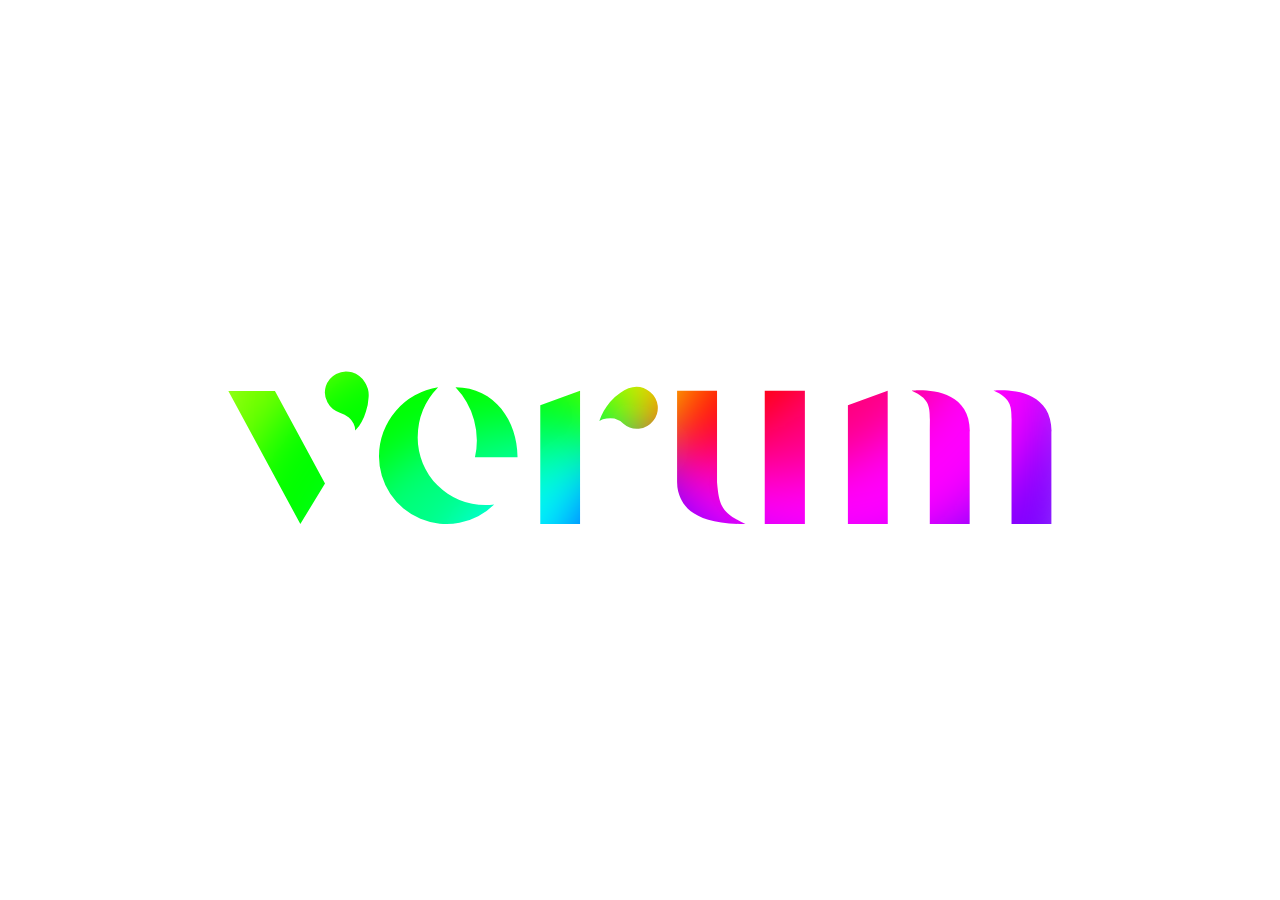
<file: verum/verum-animated-logo.html>
<!DOCTYPE html>
<html lang="en">
<head>
  <meta charset="UTF-8">
  <!-- disable viewport zooming and allow responsive design -->
  <meta name='viewport'
      content='wclassth=device-wclassth, initial-scale=1.0, maximum-scale=1.0' />
  <title>Demo</title>
  <link rel="stylesheet" href="verum-animated-logo.css">
</head>
<body>
  <div class="fullscreen-container">
    <div class="verum-logo-demo-container">
      <!-- Verum Animated Logo -->
      <div class="verum-logo-mask">
        <svg class="svg" preserveAspectRatio="xMidYMid slice"
            xmlns="http://www.w3.org/2000/svg"
            xmlns:rdf="http://www.w3.org/1999/02/22-rdf-syntax-ns#"
            xmlns:svg="http://www.w3.org/2000/svg"
            xmlns="http://www.w3.org/2000/svg"
            xmlns:xlink="http://www.w3.org/1999/xlink"
            viewBox="0 0 100 19">
          <defs>
            <clipPath clipPathUnits="objectBoundingBox"
                      transform="scale(0.01 0.051282)" id="verum-logo-clip" >
               <path d="M32.81,15.89A7.51,7.51,0,0,1,25.3,8.38a8.07,8.07,0,0,1,2.27-5.62A7.78,7.78,0,0,0,21,10.45,7.51,7.51,0,0,0,33.8,15.82,6.59,6.59,0,0,1,32.81,15.89ZM63.86,3.14h4.46V18H63.86Zm-32.2,7.43h4.73c0-.1,0,0,0-.12,0-3.83-2.5-7.69-6.89-7.69A8.59,8.59,0,0,1,31.66,10.57ZM43.34,18H38.92V4.76l4.42-1.62Zm34.19,0H73.1V4.76l4.42-1.62ZM73.1,4.76l4.42-1.62V18H73.1V4.76M54.51,12.9,51.13,3.28a2.28,2.28,0,0,1,.32,3.24,2.22,2.22,0,0,1-1.58.85,2.27,2.27,0,0,1-1.71-.55,2.59,2.59,0,0,0-1-.57,2.31,2.31,0,0,0-.87,0,1.9,1.9,0,0,0-.81.27,6.56,6.56,0,0,1,.49-1.12,8.66,8.66,0,0,1,.7-1,5.35,5.35,0,0,1,1.12-1C49,2.48,50.16,2.47,51.13,3.28ZM15,13.47,12.26,18l-8-14.83H9.44ZM16.24,1.28a2.38,2.38,0,0,0-1.15,1.38,2.3,2.3,0,0,0,.18,1.78,2.35,2.35,0,0,0,1.38,1.15,2.67,2.67,0,0,1,1,.55,2.33,2.33,0,0,1,.52.65,1.71,1.71,0,0,1,.19.8,4.16,4.16,0,0,0,.72-1,5,5,0,0,0,.47-1.12A5.33,5.33,0,0,0,19.83,4,2.66,2.66,0,0,0,18,1.1,2.31,2.31,0,0,0,16.24,1.28ZM61.63,18h.09c-2.57-1.26-2.92-1.88-3.16-4.66V3.14H54.12V13.32a4.67,4.67,0,0,0,.11,1C54.61,15.67,55.49,18,61.63,18Zm25-10.35V18H82.2V7.63c0-2.53.26-3.46-2-4.49C80.2,3.14,86.65,2.32,86.65,7.65Zm9.08,0V18H91.28V7.63c0-2.54.26-3.46-2-4.5C89.28,3.13,95.73,2.32,95.73,7.65Z"/>
            </clipPath>
          </defs>
        </svg>
        <div class="verum-logo-gradient">
          <svg class="svg" preserveAspectRatio="xMidYMid slice" xmlns="http://www.w3.org/2000/svg" viewBox="0 0 100 100">
            <defs>
              <filter id="verum-logo-gradient-blur">
                <feGaussianBlur stdDeviation="3" color-interpolation-filters="sRGB"/>
              </filter>
            </defs>
            <g id="verum-logo-gradient" filter="url(#verum-logo-gradient-blur)">
             <path class="verum-logo-color-slice-1" d="M0,48.71a49.63,49.63,0,0,1,6.79-23.9A25,25,0,0,1,50,50,25,25,0,0,0,0,48.71Z"/>
             <path class="verum-logo-color-slice-2" d="M6.58,74.77A49.68,49.68,0,0,1,0,50c0-.43,0-.86,0-1.29A25,25,0,0,1,50,50,25,25,0,0,0,6.58,74.77Z"/>
             <path class="verum-logo-color-slice-3" d="M24.81,93.18A50.06,50.06,0,0,1,6.58,74.77,25,25,0,0,1,50,50,25,25,0,0,0,24.81,93.18Z"/>
             <path class="verum-logo-color-slice-4" d="M48.71,100a49.63,49.63,0,0,1-23.9-6.79A25,25,0,0,1,50,50a25,25,0,0,0-1.29,50Z"/>
             <path class="verum-logo-color-slice-5" d="M74.77,93.42A49.68,49.68,0,0,1,50,100c-.43,0-.86,0-1.29,0A25,25,0,0,1,50,50,25,25,0,0,0,74.77,93.42Z"/>
             <path class="verum-logo-color-slice-6" d="M93.18,75.19A50.06,50.06,0,0,1,74.77,93.42,25,25,0,0,1,50,50,25,25,0,0,0,93.18,75.19Z"/>
             <path class="verum-logo-color-slice-7" d="M100,51.29a49.63,49.63,0,0,1-6.79,23.9A25,25,0,0,1,50,50a25,25,0,0,0,50,1.29Z"/>
             <path class="verum-logo-color-slice-8" d="M93.42,25.23A49.68,49.68,0,0,1,100,50c0,.43,0,.86,0,1.29A25,25,0,0,1,50,50,25,25,0,0,0,93.42,25.23Z"/>
             <path class="verum-logo-color-slice-9" d="M75.19,6.82A50.06,50.06,0,0,1,93.42,25.23,25,25,0,0,1,50,50,25,25,0,0,0,75.19,6.82Z"/>
             <path class="verum-logo-color-slice-10" d="M51.29,0a49.63,49.63,0,0,1,23.9,6.79A25,25,0,0,1,50,50,25,25,0,0,0,51.29,0Z"/>
             <path class="verum-logo-color-slice-11" d="M25.23,6.58A49.68,49.68,0,0,1,50,0l1.29,0A25,25,0,0,1,50,50,25,25,0,0,0,25.23,6.58Z"/>
             <path class="verum-logo-color-slice-12" d="M6.82,24.81A50.06,50.06,0,0,1,25.23,6.58,25,25,0,0,1,50,50,25,25,0,0,0,6.82,24.81Z"/>
            </g>
          </svg>
        </div>
      </div>
      <!-- End of Verum Animated Logo -->
    </div>
  </div>
</body>
</html>
</file>
<file: prevenna/demo.css>
* {
  margin: 0;
  padding: 0;
  box-sizing: border-box;
}

svg {
  width: 100%;
  height: 100%;
}

.global-container {
  width: 100vw;
  height: 100vh;
  display: flex;
  flex-direction: column;
  justify-content: center;
  align-items: center;
  margin: 0 auto;
  background-color: #ffffff;
}

.demo-container {
  width: 50vmin;
  height: 50vmin;
  display: flex;
  flex-wrap: wrap;
  justify-content: center;
  align-content: center;
}

.prevenna-logo-line {
  fill: none;
  stroke: url(#prevenna-line-gradient);
  stroke-linecap: square;
  stroke-miterlimit: 10;
  stroke-width: 4.49px;
  animation-name: prevenna-line-draw, prevenna-line-scale;
  stroke-dashoffset: 0.1%;
  animation-duration: 5s;
  animation-iteration-count: infinite;
  animation-timing-function: both;
  animation-fill-mode: backwards;
}

@keyframes prevenna-line-draw {
  0% {
    stroke-dasharray: 0% 100%;
    opacity: 0;
  }
  50% {
    stroke-dasharray: 150% 0%;
    opacity: 1;
  }
  100% {
    stroke-dasharray: 0% 100%;
    opacity: 0;
  }
}

@keyframes prevenna-line-scale {
  0% {stroke-width: 1px;
  }
  50% {
    stroke-width: 4.49px;
  }
  100% {
    stroke-width: 1px;
  }
}
</file>
<file: prevenna/preloader-variant1.css>
:root {
  --prevenna-purple: #3d5588;
  --prevenna-yellow: #ffae3b;
}

* {
  margin: 0;
  padding: 0;
  box-sizing: border-box;
}

svg {
  width: 100%;
  height: 100%;
}

.preloader-container {
  width: 100vw;
  height: 100vh;
  display: flex;
  flex-direction: column;
  justify-content: center;
  align-items: center;
  margin: 0 auto;
  position: absolute;

  box-shadow: 0px -4px 32px -15px rgba(0,0,0,0.75);

  animation-name: preloader-out;
  animation-duration: 2s;
  animation-delay: 9s;
  animation-iteration-count: 1;
  animation-timing-function: both;
  animation-timing-function: both;
  animation-fill-mode: both;
}

.demo-container {
  width: 35vmin;
  height: 35vmin;
  display: flex;
  flex-wrap: wrap;
  justify-content: center;
  align-content: center;
}

.section-container {
  background: url(img/site-capture.png) 0 0 no-repeat;
  background-size: cover;
  width: 100vw;
  height: 100vh;
  display: flex;
  flex-direction: column;
  justify-content: center;
  align-items: center;
}

#prevenna-complete-forflash, #prevenna-complete-forpulse,
#prevenna-split-line1, #prevenna-split-line2,
#prevenna-divided-line1, #prevenna-divided-line2,
#prevenna-divided-curve1, #prevenna-divided-curve2 {
  opacity: 0;
}

/* step 1: trace */
#prevenna-outline-trace {
  fill: none;
  stroke: var(--prevenna-yellow);
  stroke-linecap: square;
  stroke-miterlimit: 10;
  animation-name: prevenna-line-trace;
  stroke-dasharray: 1500px;
  stroke-dashoffset: 1500px;
  animation-duration: 6s;
  animation-iteration-count: 1;
  animation-timing-function: both;
  animation-fill-mode: forwards;
}

/* step 2: fill */
#prevenna-complete-forflash {
  fill: none;
  stroke: url(#prevenna-line-gradient);
  stroke-width: 4.5px;
  stroke-linecap: square;
  stroke-miterlimit: 10;
  animation-name: prevenna-line-flash;
  animation-duration: 6s;
  animation-delay: 3s;
  animation-iteration-count: 1;
  animation-timing-function: both;
  animation-fill-mode: forwards;
}

#prevenna-complete-forpulse {
  fill: none;
  stroke: url(#prevenna-line-gradient);
  stroke-linecap: square;
  stroke-miterlimit: 10;
  animation-name: prevenna-pulse;
  animation-duration: 1s;
  animation-delay: 9s;
  animation-iteration-count: 1;
  animation-timing-function: both;
  animation-fill-mode: forwards;
}

/* step 3: pulse */


@keyframes prevenna-line-trace {
  to {
    stroke-dashoffset: 0px;
    opacity: 1;
  }
}

@keyframes prevenna-line-flash {
  0% {
    stroke-dasharray: 0% 0% 50% 0%;
  }
  10% {
    stroke-dasharray: 25% 75% 34% 124%;
    opacity: 1;
  }
  30% {
    stroke-dasharray: 50% 0%;
  }
  35% {
    stroke-dasharray: 20% 350 100% 30%;
  }
  55% {
    stroke-dasharray: 50% 0%;
  }
  75% {
    stroke-dasharray: 20% 350 100% 30%;
  }
  85% {
    stroke-dasharray: 50% 200% 34% 124%;
    opacity: 1;
  }
  100% {
    stroke-dasharray: 0% 0% 50% 0%;
  }
}

@keyframes prevenna-pulse {
  0% {
    stroke-width: 4.5px;
    opacity: 1;
  }
  60% {
    stroke-width: 4.5px;
  }
  65% { /* final pulse */
    stroke-width: 10px;
  }
  70% {
    stroke-width: 4.49px;
  }
  100% {
    stroke-width: 4.49px;
    opacity: 1;
  }
}

@keyframes preloader-out {
  0% {
    background-color: #ffffff;
    transform: translateYx(0vh);
  }
  64% {
    background-color: #ffffff;
  }
  65% {
    background-color: #ffffff;
  }
  80% {
    transform: translateX(0);
  }
  99% {
    opacity: 1;
  }
  100% {
    background-color: #ffffff;
    transform: translateX(100vw);
    opacity: 0;
  }
}
</file>
<file: prevenna/preloader-variant2.css>
:root {
  --prevenna-purple: #3d5588;
  --prevenna-yellow: #ffae3b;
}

* {
  margin: 0;
  padding: 0;
  box-sizing: border-box;
}

svg {
  width: 100%;
  height: 100%;
}

.preloader-container {
  width: 100vw;
  height: 100vh;
  display: flex;
  flex-direction: column;
  justify-content: center;
  align-items: center;
  margin: 0 auto;
  position: absolute;

  box-shadow: 0px -4px 32px -15px rgba(0,0,0,0.75);

  animation-name: preloader-out;
  animation-duration: 5s;
  animation-delay: 6.5s;
  animation-iteration-count: 1;
  animation-timing-function: both;
  animation-timing-function: both;
  animation-fill-mode: both;
}

.demo-container {
  width: 25vmin;
  height: 25vmin;
  display: flex;
  flex-wrap: wrap;
  justify-content: center;
  align-content: center;
}

.section-container {
  background: url(img/site-capture.png) 0 0 no-repeat;
  background-size: cover;
  width: 100vw;
  height: 100vh;
  display: flex;
  flex-direction: column;
  justify-content: center;
  align-items: center;
}

#prevenna-complete-forflash, #prevenna-complete-forpulse,
#prevenna-split-line1, #prevenna-split-line2,
#prevenna-divided-line1, #prevenna-divided-line2,
#prevenna-divided-curve1, #prevenna-divided-curve2 {
  opacity: 0;
}

/* step 1: trace */
#prevenna-outline-trace {
  fill: none;
  stroke: #ffffff;
  stroke-linecap: square;
  stroke-miterlimit: 10;
  animation-name: prevenna-line-trace;
  stroke-dasharray: 1500px;
  stroke-dashoffset: 1500px;
  animation-duration: 4s;
  animation-iteration-count: 1;
  animation-timing-function: both;
  animation-fill-mode: backwards;
}

/* step 2: fill */
#prevenna-complete-forflash {
  fill: none;
  stroke: #ffffff;
  stroke-width: 4.5px;
  stroke-linecap: square;
  stroke-miterlimit: 10;
  animation-name: prevenna-line-flash;
  animation-duration: 6s;
  animation-delay: 3s;
  animation-iteration-count: 1;
  animation-timing-function: both;
  animation-fill-mode: forwards;
}

#prevenna-complete-forpulse {
  fill: none;
  stroke: url(#prevenna-line-gradient);
  stroke-linecap: square;
  stroke-miterlimit: 10;
  animation-name: prevenna-pulse;
  animation-duration: 1s;
  animation-delay: 9s;
  animation-iteration-count: 1;
  animation-timing-function: both;
  animation-fill-mode: forwards;
}

/* step 3: pulse */


@keyframes prevenna-line-trace {
  to {
    stroke-dashoffset: 0px;
    opacity: 1;
  }
}

@keyframes prevenna-line-flash {
  0% {
    stroke-dasharray: 0% 0% 50% 0%;
  }
  10% {
    stroke-dasharray: 25% 75% 34% 124%;
    opacity: 1;
  }
  30% {
    stroke-dasharray: 50% 0%;
  }
  35% {
    stroke-dasharray: 20% 350 100% 30%;
  }
  55% {
    stroke-dasharray: 50% 0%;
  }
  75% {
    stroke-dasharray: 20% 350 100% 30%;
  }
  85% {
    stroke-dasharray: 50% 200% 34% 124%;
    opacity: 1;
  }
  100% {
    stroke-dasharray: 0% 0% 50% 0%;
  }
}

@keyframes prevenna-pulse {
  0% {
    stroke-width: 4.5px;
    opacity: 1;
  }
  60% {
    stroke-width: 4.5px;
  }
  65% { /* final pulse */
    stroke-width: 10px;
  }
  70% {
    stroke-width: 4.49px;
  }
  100% {
    stroke-width: 4.49px;
    opacity: 1;
  }
}

@keyframes preloader-out {
  0% {
    background-color: var(--prevenna-purple);
    transform: translateYx(0vh);
  }
  49% {
    background-color: var(--prevenna-purple);
  }
  50% {
    background-color: #ffffff;
  }
  80% {
    transform: translateX(0);
  }
  99% {
    opacity: 1;
  }
  100% {
    background-color: #ffffff;
    transform: translateY(100vh);
    opacity: 0;
  }
}
</file>
<file: prevenna/preloader-variant3.css>
:root {
  --prevenna-purple: #3d5588;
  --prevenna-yellow: #ffae3b;
}

* {
  margin: 0;
  padding: 0;
  box-sizing: border-box;
}

svg {
  width: 100%;
  height: 100%;
}

.preloader-container {
  width: 100vw;
  height: 100vh;
  display: flex;
  flex-direction: column;
  justify-content: center;
  align-items: center;
  margin: 0 auto;
  position: absolute;

  box-shadow: 0px -4px 32px -15px rgba(0,0,0,0.75);

  animation-name: preloader-out;
  animation-duration: 5s;
  animation-delay: 6.5s;
  animation-iteration-count: 1;
  animation-timing-function: both;
  animation-timing-function: both;
  animation-fill-mode: both;
}

.demo-container {
  width: 30vmin;
  height: 30vmin;
  display: flex;
  flex-wrap: wrap;
  justify-content: center;
  align-content: center;
}

.section-container {
  background: url(img/site-capture.png) 0 0 no-repeat;
  background-size: cover;
  width: 100vw;
  height: 100vh;
  display: flex;
  flex-direction: column;
  justify-content: center;
  align-items: center;
}

#prevenna-complete-forflash, #prevenna-complete-forpulse,
#prevenna-split-line1, #prevenna-split-line2,
#prevenna-divided-line1, #prevenna-divided-line2,
#prevenna-divided-curve1, #prevenna-divided-curve2 {
  opacity: 0;
}

/* step 1: trace */
#prevenna-outline-trace {
  fill: none;
  stroke: var(--prevenna-purple);
  stroke-linecap: square;
  stroke-miterlimit: 10;
  animation-name: prevenna-line-trace;
  stroke-dasharray: 1500px;
  stroke-dashoffset: 1500px;
  animation-duration: 4s;
  animation-iteration-count: 1;
  animation-timing-function: both;
  animation-fill-mode: backwards;
}

/* step 2: fill */
#prevenna-complete-forflash {
  fill: none;
  stroke: var(--prevenna-purple);
  stroke-width: 4.5px;
  stroke-linecap: square;
  stroke-miterlimit: 10;
  animation-name: prevenna-line-flash;
  animation-duration: 6s;
  animation-delay: 3s;
  animation-iteration-count: 1;
  animation-timing-function: both;
  animation-fill-mode: forwards;
}

#prevenna-complete-forpulse {
  fill: none;
  stroke: url(#prevenna-line-gradient);
  stroke-linecap: square;
  stroke-miterlimit: 10;
  animation-name: prevenna-pulse;
  animation-duration: 1s;
  animation-delay: 9s;
  animation-iteration-count: 1;
  animation-timing-function: both;
  animation-fill-mode: forwards;
}

/* step 3: pulse */


@keyframes prevenna-line-trace {
  to {
    stroke-dashoffset: 0px;
    opacity: 1;
  }
}

@keyframes prevenna-line-flash {
  0% {
    stroke-dasharray: 0% 0% 50% 0%;
  }
  10% {
    stroke-dasharray: 25% 75% 34% 124%;
    opacity: 1;
  }
  30% {
    stroke-dasharray: 50% 0%;
  }
  35% {
    stroke-dasharray: 20% 350 100% 30%;
  }
  55% {
    stroke-dasharray: 50% 0%;
  }
  75% {
    stroke-dasharray: 20% 350 100% 30%;
  }
  85% {
    stroke-dasharray: 50% 200% 34% 124%;
    opacity: 1;
  }
  100% {
    stroke-dasharray: 0% 0% 50% 0%;
  }
}

@keyframes prevenna-pulse {
  0% {
    stroke-width: 4.5px;
    opacity: 1;
  }
  39% {
    stroke-width: 4.5px;
  }
  41% { /* final pulse */
    stroke-width: 15px;
  }
  43% {
    stroke-width: 4.49px;
  }
  100% {
    stroke-width: 4.49px;
    opacity: 1;
  }
}

@keyframes preloader-out {
  0% {
    background-color: var(--prevenna-yellow);
    transform: translateYx(0vh);
  }
  49% {
    background-color: var(--prevenna-yellow);
  }
  50% {
    background-color: #ffffff;
  }
  80% {
    transform: translateX(0);
  }
  99% {
    opacity: 1;
  }
  100% {
    background-color: #ffffff;
    transform: translateY(-100vh);
    opacity: 0;
  }
}
</file>
<file: techhard/techhard-loading-animation.css>
:root {
  /* Animation Timing
     Total time = (pipe-animation + logo-appear-delay + logo-appear)
     -----------
     To increase/decrease animation time EQUALLY, add/minus the same
     number of seconds to all four variables. Be aware that this will
     also lengthen/shorten the time it takes for the logo to show up as well.
     -----------
     To increase/decrease the pipe animation time ONLY, add/minus the
     same number of seconds ONLY to pipe-animation & valve-spinning-delay. */
  --pipe-animation: 4.5s;
  --valve-spinning-delay: 4s;
  --logo-appear-delay: 4.5s;
  --logo-appear: 1s;
  /* Speed Control */
  --valve-spinning-speed: 0.2s;
  /* Element Positioning */
  --offset: 300px;
  --followthru: 3px;
}

* {
  margin: 0;
  padding: 0;
  box-sizing: border-box;
}

svg {
  width: 100%;
  height: 100%;
}

.fullscreen-container {
  width: 100vw;
  height: 100vh;
  display: flex;
  flex-direction: column;
  justify-content: center;
  align-items: center;
  margin: 0 auto;
  background-color: #000000;
}

.techhard-loading-animation {
  width: 75vmin;
  height: 75vmin;
  display: flex;
  flex-wrap: wrap;
  justify-content: center;
  align-content: center;
}

@keyframes slide-pipe-1 {
    0% {
      transform: translate(0px, calc(var(--offset) * -1));
    }
    20% { /* pipe-1 slide in */
      transform: translate(0px, 0px);
    }
    33% { /* pipe-2 slide in */
      transform: translate(0px, 0px);
    }
    34% {
      transform: translate(0px, calc(var(--followthru) * -1));
    }
    35% {
      transform: translate(0px, 0px);
    }
    48% { /* pipe-3 slide in */
      transform: translate(0px, 0px);
    }
    49% {
      transform: translate(calc(var(--followthru) * -1), 0px);
    }
    50% {
      transform: translate(0px, 0px);
    }
    60% { /* pipe-4 slide in */
      transform: translate(0px, 0px);
    }
    61%  {
      transform: translate(calc(var(--followthru) * -1), 0px);
    }
    62% {
      transform: translate(0px, 0px);
    }
    100% {
      transform: translate(0px, 0px);
    }
    100% {
      transform: translate(0px, 0px);
    }
}

@keyframes slide-pipe-2 {
    0% {
      transform: translate(0px, var(--offset));
    }
    33% { /* pipe-2 slide in */
      transform: translate(0px, 0px);
    }
    48% { /* pipe-3 slide in */
      transform: translate(0px, 0px);
    }
    49%  {
      transform: translate(calc(var(--followthru) * -1), 0px);
    }
    50% {
      transform: translate(0px, 0px);
    }
    60% { /* pipe-4 slide in */
      transform: translate(0px, 0px);
    }
    61%  {
      transform: translate(calc(var(--followthru) * -1), 0px);
    }
    62% {
      transform: translate(0px, 0px);
    }
    100% {
      transform: translate(0px, 0px);
    }
    100% {
      transform: translate(0px, 0px);
    }
}

@keyframes slide-pipe-3 {
    0% {
      transform: translate(var(--offset), 0px);
    }
    48% { /* pipe-3 slide in */
      transform: translate(0px, 0px);
    }
    60% { /* pipe-4 slide in */
      transform: translate(0px, 0px);
    }
    61%  {
      transform: translate(calc(var(--followthru) * -1), 0px);
    }
    62% {
      transform: translate(0px, 0px);
    }
    100% {
      transform: translate(0px, 0px);
    }
}

@keyframes slide-pipe-4 {
    0% {
      transform: translate(var(--offset), 0px);
    }
    60% { /* pipe-4 slide in */
      transform: translate(0px, 0px);
    }
    100% {
      transform: translate(0px, 0px);
    }
}

#pipe-1 {
  animation-name: slide-pipe-1;
  animation-duration: var(--pipe-animation);
  animation-iteration-count: 1;
  animation-timing-function: ease-in;
}

#pipe-2 {
  animation-name: slide-pipe-2;
  animation-duration: var(--pipe-animation);
  animation-iteration-count: 1;
  animation-timing-function: ease-in;
}

#pipe-3 {
  animation-name: slide-pipe-3;
  animation-duration: var(--pipe-animation);
  animation-iteration-count: 1;
  animation-timing-function: ease-in;
}

#pipe-4 {
  animation-name: slide-pipe-4;
  animation-duration: var(--pipe-animation);
  animation-iteration-count: 1;
  animation-timing-function: ease-in;
}

@keyframes valve1-top {
  0% {
    transform: rotate(0deg);
    }
  100% {
    transform: rotate(60deg);
  }
}

@keyframes valve1-middle {
  0% {
    transform: rotate(0deg);
    }
  100% {
    transform: rotate(60deg);
  }
}

@keyframes valve1-bottom {
  0% {
    transform: rotate(0deg);
    }
  100% {
    transform: rotate(-30deg);
  }
}

@keyframes valve1-back {
  0% {
    transform: rotate(0deg);
    }
  100% {
    transform: rotate(-30deg);
  }
}

#valve1-middle,  #valve1-back, #valve1-bottom,
#valve1-top {
  transform-origin: 36.3px 40.195px;
}

#valve1-top {
    animation-name: valve1-top;
    animation-duration: var(--valve-spinning-speed);
    animation-iteration-count: infinite;
    animation-timing-function: linear;
    animation-delay: var(--valve-spinning-delay);
}

#valve1-middle {
    animation-name: valve1-middle;
    animation-duration: var(--valve-spinning-speed);
    animation-iteration-count: infinite;
    animation-timing-function: linear;
    animation-delay: var(--valve-spinning-delay);
}

#valve1-bottom {
    animation-name: valve1-bottom;
    animation-duration: var(--valve-spinning-speed);
    animation-iteration-count: infinite;
    animation-timing-function: linear;
    animation-delay: var(--valve-spinning-delay);
}

#valve1-back {
    animation-name: valve1-back;
    animation-duration: var(--valve-spinning-speed);
    animation-iteration-count: infinite;
    animation-timing-function: linear;
    animation-delay: var(--valve-spinning-delay);
}

@keyframes valve2-left {
  0% {
    transform: rotate(0deg);
    }
  100% {
    transform: rotate(60deg);
  }
}

@keyframes valve2-middle {
  0% {
    transform: rotate(0deg);
    }
  100% {
    transform: rotate(60deg);
  }
}

@keyframes valve2-right {
  0% {
    transform: rotate(0deg);
    }
  100% {
    transform: rotate(-30deg);
  }
}

@keyframes valve2-back {
  0% {
    transform: rotate(0deg);
    }
  100% {
    transform: rotate(-30deg);
  }
}

#valve2-middle,  #valve2-back, #valve2-right,
#valve2-left {
  transform-origin: 83.631px 60.948px;
}

#valve2-left {
    animation-name: valve2-left;
    animation-duration: var(--valve-spinning-speed);
    animation-iteration-count: infinite;
    animation-timing-function: linear;
    animation-delay: var(--valve-spinning-delay);
}

#valve2-middle {
    animation-name: valve2-middle;
    animation-duration: var(--valve-spinning-speed);
    animation-iteration-count: infinite;
    animation-timing-function: linear;
    animation-delay: var(--valve-spinning-delay);
}

#valve2-right {
    animation-name: valve2-right;
    animation-duration: var(--valve-spinning-speed);
    animation-iteration-count: infinite;
    animation-timing-function: linear;
    animation-delay: var(--valve-spinning-delay);
}

#valve2-back {
    animation-name: valve2-back;
    animation-duration: var(--valve-spinning-speed);
    animation-iteration-count: infinite;
    animation-timing-function: linear;
    animation-delay: var(--valve-spinning-delay);
}


@keyframes show {
  0% {
    opacity: 0;
  }
  100% {
    opacity: 1;
  }
}

#techhard-logo {
  animation-name: show;
  animation-duration: var(--logo-appear);
  animation-iteration-count: 1;
  animation-timing-function: linear;
  animation-fill-mode: both;
  animation-delay: var(--logo-appear-delay);
}

  .cls-1 {
    isolation: isolate;
  }

  .cls-2 {
    fill: url(#linear-gradient);
  }

  .cls-3 {
    fill: url(#linear-gradient-2);
  }

  .cls-4 {
    fill: url(#linear-gradient-3);
  }

  .cls-5 {
    fill: url(#linear-gradient-4);
  }

  .cls-6 {
    fill: url(#linear-gradient-5);
  }

  .cls-7 {
    fill: url(#linear-gradient-6);
  }

  .cls-8 {
    fill: url(#linear-gradient-7);
  }

  .cls-9 {
    fill: url(#linear-gradient-8);
  }

  .cls-10 {
    fill: url(#linear-gradient-9);
  }

  .cls-11 {
    fill: url(#linear-gradient-10);
  }

  .cls-104, .cls-117, .cls-12, .cls-123, .cls-130, .cls-140, .cls-146, .cls-153, .cls-159, .cls-16, .cls-162, .cls-17, .cls-170, .cls-186, .cls-191, .cls-195, .cls-196, .cls-199, .cls-20, .cls-208, .cls-218, .cls-225, .cls-237, .cls-238, .cls-241, .cls-250, .cls-261, .cls-262, .cls-265, .cls-274, .cls-285, .cls-286, .cls-289, .cls-29, .cls-298, .cls-311, .cls-316, .cls-43, .cls-44, .cls-47, .cls-56, .cls-67, .cls-68, .cls-71, .cls-80, .cls-91, .cls-92, .cls-95 {
    opacity: 0.5;
    mix-blend-mode: overlay;
  }

  .cls-12 {
    fill: url(#linear-gradient-11);
  }

  .cls-106, .cls-114, .cls-115, .cls-125, .cls-13, .cls-132, .cls-138, .cls-148, .cls-155, .cls-160, .cls-168, .cls-188, .cls-189, .cls-192, .cls-201, .cls-210, .cls-22, .cls-220, .cls-227, .cls-234, .cls-243, .cls-252, .cls-258, .cls-267, .cls-276, .cls-282, .cls-291, .cls-300, .cls-308, .cls-309, .cls-31, .cls-40, .cls-49, .cls-58, .cls-64, .cls-73, .cls-82, .cls-88, .cls-97 {
    mix-blend-mode: multiply;
  }

  .cls-13 {
    fill: url(#radial-gradient);
  }

  .cls-14 {
    fill: url(#linear-gradient-12);
  }

  .cls-15 {
    fill: url(#linear-gradient-13);
  }

  .cls-16 {
    fill: url(#linear-gradient-14);
  }

  .cls-17 {
    fill: url(#linear-gradient-15);
  }

  .cls-18 {
    fill: url(#linear-gradient-16);
  }

  .cls-19 {
    fill: url(#linear-gradient-17);
  }

  .cls-20 {
    fill: url(#linear-gradient-18);
  }

  .cls-21 {
    fill: url(#linear-gradient-19);
  }

  .cls-22 {
    fill: url(#linear-gradient-20);
  }

  .cls-23 {
    fill: url(#linear-gradient-21);
  }

  .cls-24 {
    fill: url(#linear-gradient-22);
  }

  .cls-25 {
    fill: url(#linear-gradient-23);
  }

  .cls-26 {
    fill: url(#linear-gradient-24);
  }

  .cls-27 {
    fill: url(#linear-gradient-25);
  }

  .cls-28 {
    fill: url(#linear-gradient-26);
  }

  .cls-29 {
    fill: url(#linear-gradient-27);
  }

  .cls-30 {
    fill: url(#linear-gradient-28);
  }

  .cls-31 {
    fill: url(#linear-gradient-29);
  }

  .cls-32 {
    fill: url(#linear-gradient-30);
  }

  .cls-33 {
    fill: url(#linear-gradient-31);
  }

  .cls-34 {
    fill: url(#linear-gradient-32);
  }

  .cls-35 {
    fill: url(#linear-gradient-33);
  }

  .cls-36 {
    fill: url(#linear-gradient-34);
  }

  .cls-37 {
    fill: url(#linear-gradient-35);
  }

  .cls-38 {
    fill: url(#linear-gradient-36);
  }

  .cls-39 {
    fill: url(#linear-gradient-37);
  }

  .cls-40 {
    fill: url(#radial-gradient-2);
  }

  .cls-41 {
    fill: url(#linear-gradient-38);
  }

  .cls-42 {
    fill: url(#linear-gradient-39);
  }

  .cls-43 {
    fill: url(#linear-gradient-40);
  }

  .cls-44 {
    fill: url(#linear-gradient-41);
  }

  .cls-45 {
    fill: url(#linear-gradient-42);
  }

  .cls-46 {
    fill: url(#linear-gradient-43);
  }

  .cls-47 {
    fill: url(#linear-gradient-44);
  }

  .cls-48 {
    fill: url(#linear-gradient-45);
  }

  .cls-49 {
    fill: url(#linear-gradient-46);
  }

  .cls-50 {
    fill: url(#linear-gradient-47);
  }

  .cls-51 {
    fill: url(#linear-gradient-48);
  }

  .cls-52 {
    fill: url(#linear-gradient-49);
  }

  .cls-53 {
    fill: url(#linear-gradient-50);
  }

  .cls-54 {
    fill: url(#linear-gradient-51);
  }

  .cls-55 {
    fill: url(#linear-gradient-52);
  }

  .cls-56 {
    fill: url(#linear-gradient-53);
  }

  .cls-57 {
    fill: url(#linear-gradient-54);
  }

  .cls-58 {
    fill: url(#linear-gradient-55);
  }

  .cls-59 {
    fill: url(#linear-gradient-56);
  }

  .cls-60 {
    fill: url(#linear-gradient-57);
  }

  .cls-61 {
    fill: url(#linear-gradient-58);
  }

  .cls-62 {
    fill: url(#linear-gradient-59);
  }

  .cls-63 {
    fill: url(#linear-gradient-60);
  }

  .cls-64 {
    fill: url(#radial-gradient-3);
  }

  .cls-65 {
    fill: url(#linear-gradient-61);
  }

  .cls-66 {
    fill: url(#linear-gradient-62);
  }

  .cls-67 {
    fill: url(#linear-gradient-63);
  }

  .cls-68 {
    fill: url(#linear-gradient-64);
  }

  .cls-69 {
    fill: url(#linear-gradient-65);
  }

  .cls-70 {
    fill: url(#linear-gradient-66);
  }

  .cls-71 {
    fill: url(#linear-gradient-67);
  }

  .cls-72 {
    fill: url(#linear-gradient-68);
  }

  .cls-73 {
    fill: url(#linear-gradient-69);
  }

  .cls-74 {
    fill: url(#linear-gradient-70);
  }

  .cls-75 {
    fill: url(#linear-gradient-71);
  }

  .cls-76 {
    fill: url(#linear-gradient-72);
  }

  .cls-77 {
    fill: url(#linear-gradient-73);
  }

  .cls-78 {
    fill: url(#linear-gradient-74);
  }

  .cls-79 {
    fill: url(#linear-gradient-75);
  }

  .cls-80 {
    fill: url(#linear-gradient-76);
  }

  .cls-81 {
    fill: url(#linear-gradient-77);
  }

  .cls-82 {
    fill: url(#linear-gradient-78);
  }

  .cls-83 {
    fill: url(#linear-gradient-79);
  }

  .cls-84 {
    fill: url(#linear-gradient-80);
  }

  .cls-85 {
    fill: url(#linear-gradient-81);
  }

  .cls-86 {
    fill: url(#linear-gradient-82);
  }

  .cls-87 {
    fill: url(#linear-gradient-83);
  }

  .cls-88 {
    fill: url(#radial-gradient-4);
  }

  .cls-89 {
    fill: url(#linear-gradient-84);
  }

  .cls-90 {
    fill: url(#linear-gradient-85);
  }

  .cls-91 {
    fill: url(#linear-gradient-86);
  }

  .cls-92 {
    fill: url(#linear-gradient-87);
  }

  .cls-93 {
    fill: url(#linear-gradient-88);
  }

  .cls-94 {
    fill: url(#linear-gradient-89);
  }

  .cls-95 {
    fill: url(#linear-gradient-90);
  }

  .cls-96 {
    fill: url(#linear-gradient-91);
  }

  .cls-97 {
    fill: url(#linear-gradient-92);
  }

  .cls-98 {
    fill: url(#linear-gradient-93);
  }

  .cls-99 {
    fill: url(#linear-gradient-94);
  }

  .cls-100 {
    fill: url(#linear-gradient-95);
  }

  .cls-101 {
    fill: url(#linear-gradient-96);
  }

  .cls-102 {
    fill: url(#linear-gradient-97);
  }

  .cls-103 {
    fill: url(#linear-gradient-98);
  }

  .cls-104 {
    fill: url(#linear-gradient-99);
  }

  .cls-105 {
    fill: url(#linear-gradient-100);
  }

  .cls-106 {
    fill: url(#linear-gradient-101);
  }

  .cls-107 {
    fill: url(#linear-gradient-102);
  }

  .cls-108 {
    fill: url(#linear-gradient-103);
  }

  .cls-109 {
    fill: url(#linear-gradient-104);
  }

  .cls-110 {
    fill: url(#linear-gradient-105);
  }

  .cls-111 {
    fill: url(#linear-gradient-106);
  }

  .cls-112 {
    fill: url(#linear-gradient-107);
  }

  .cls-113 {
    fill: url(#linear-gradient-108);
  }

  .cls-114 {
    fill: url(#radial-gradient-5);
  }

  .cls-115 {
    fill: url(#radial-gradient-6);
  }

  .cls-116 {
    fill: url(#linear-gradient-109);
  }

  .cls-117 {
    fill: url(#linear-gradient-110);
  }

  .cls-118 {
    fill: url(#linear-gradient-111);
  }

  .cls-119 {
    fill: url(#linear-gradient-112);
  }

  .cls-120 {
    fill: url(#linear-gradient-113);
  }

  .cls-121 {
    fill: url(#linear-gradient-114);
  }

  .cls-122 {
    fill: url(#linear-gradient-115);
  }

  .cls-123 {
    fill: url(#linear-gradient-116);
  }

  .cls-124 {
    fill: url(#linear-gradient-117);
  }

  .cls-125 {
    fill: url(#linear-gradient-118);
  }

  .cls-126 {
    fill: url(#linear-gradient-119);
  }

  .cls-127 {
    fill: url(#linear-gradient-120);
  }

  .cls-128 {
    fill: url(#linear-gradient-121);
  }

  .cls-129 {
    fill: url(#linear-gradient-122);
  }

  .cls-130 {
    fill: url(#linear-gradient-123);
  }

  .cls-131 {
    fill: url(#linear-gradient-124);
  }

  .cls-132 {
    fill: url(#linear-gradient-125);
  }

  .cls-133 {
    fill: url(#linear-gradient-126);
  }

  .cls-134 {
    fill: url(#linear-gradient-127);
  }

  .cls-135 {
    fill: url(#linear-gradient-128);
  }

  .cls-136 {
    fill: url(#linear-gradient-129);
  }

  .cls-137 {
    fill: url(#linear-gradient-130);
  }

  .cls-138 {
    fill: url(#radial-gradient-7);
  }

  .cls-139 {
    fill: url(#linear-gradient-131);
  }

  .cls-140 {
    fill: url(#linear-gradient-132);
  }

  .cls-141 {
    fill: url(#linear-gradient-133);
  }

  .cls-142 {
    fill: url(#linear-gradient-134);
  }

  .cls-143 {
    fill: url(#linear-gradient-135);
  }

  .cls-144 {
    fill: url(#linear-gradient-136);
  }

  .cls-145 {
    fill: url(#linear-gradient-137);
  }

  .cls-146 {
    fill: url(#linear-gradient-138);
  }

  .cls-147 {
    fill: url(#linear-gradient-139);
  }

  .cls-148 {
    fill: url(#linear-gradient-140);
  }

  .cls-149 {
    fill: url(#linear-gradient-141);
  }

  .cls-150 {
    fill: url(#linear-gradient-142);
  }

  .cls-151 {
    fill: url(#linear-gradient-143);
  }

  .cls-152 {
    fill: url(#linear-gradient-144);
  }

  .cls-153 {
    fill: url(#linear-gradient-145);
  }

  .cls-154 {
    fill: url(#linear-gradient-146);
  }

  .cls-155 {
    fill: url(#linear-gradient-147);
  }

  .cls-156 {
    fill: url(#linear-gradient-148);
  }

  .cls-157 {
    fill: url(#linear-gradient-149);
  }

  .cls-158 {
    fill: url(#linear-gradient-150);
  }

  .cls-159 {
    fill: url(#linear-gradient-151);
  }

  .cls-160 {
    fill: url(#radial-gradient-8);
  }

  .cls-161 {
    fill: url(#linear-gradient-152);
  }

  .cls-162 {
    fill: url(#linear-gradient-153);
  }

  .cls-163 {
    fill: url(#linear-gradient-154);
  }

  .cls-164 {
    fill: url(#linear-gradient-155);
  }

  .cls-165 {
    fill: url(#linear-gradient-156);
  }

  .cls-166 {
    fill: url(#linear-gradient-157);
  }

  .cls-167 {
    fill: url(#linear-gradient-158);
  }

  .cls-168 {
    fill: url(#radial-gradient-9);
  }

  .cls-169 {
    fill: url(#linear-gradient-159);
  }

  .cls-170 {
    fill: url(#linear-gradient-160);
  }

  .cls-171 {
    fill: url(#linear-gradient-161);
  }

  .cls-172 {
    fill: url(#linear-gradient-162);
  }

  .cls-173 {
    fill: url(#linear-gradient-163);
  }

  .cls-174 {
    fill: url(#linear-gradient-164);
  }

  .cls-175 {
    fill: url(#linear-gradient-165);
  }

  .cls-176 {
    fill: url(#linear-gradient-166);
  }

  .cls-177 {
    fill: url(#linear-gradient-167);
  }

  .cls-178 {
    fill: url(#linear-gradient-168);
  }

  .cls-179 {
    fill: url(#linear-gradient-169);
  }

  .cls-180 {
    fill: url(#linear-gradient-170);
  }

  .cls-181 {
    fill: url(#linear-gradient-171);
  }

  .cls-182 {
    fill: url(#linear-gradient-172);
  }

  .cls-183 {
    fill: url(#linear-gradient-173);
  }

  .cls-184 {
    fill: url(#linear-gradient-174);
  }

  .cls-185 {
    fill: url(#linear-gradient-175);
  }

  .cls-186 {
    fill: url(#linear-gradient-176);
  }

  .cls-187 {
    fill: url(#linear-gradient-177);
  }

  .cls-188 {
    fill: url(#radial-gradient-10);
  }

  .cls-189 {
    fill: url(#radial-gradient-11);
  }

  .cls-190 {
    fill: url(#linear-gradient-178);
  }

  .cls-191 {
    fill: url(#linear-gradient-179);
  }

  .cls-192 {
    fill: url(#radial-gradient-12);
  }

  .cls-193 {
    fill: url(#linear-gradient-180);
  }

  .cls-194 {
    fill: url(#linear-gradient-181);
  }

  .cls-195 {
    fill: url(#linear-gradient-182);
  }

  .cls-196 {
    fill: url(#linear-gradient-183);
  }

  .cls-197 {
    fill: url(#linear-gradient-184);
  }

  .cls-198 {
    fill: url(#linear-gradient-185);
  }

  .cls-199 {
    fill: url(#linear-gradient-186);
  }

  .cls-200 {
    fill: url(#linear-gradient-187);
  }

  .cls-201 {
    fill: url(#linear-gradient-188);
  }

  .cls-202 {
    fill: url(#linear-gradient-189);
  }

  .cls-203 {
    fill: url(#linear-gradient-190);
  }

  .cls-204 {
    fill: url(#linear-gradient-191);
  }

  .cls-205 {
    fill: url(#linear-gradient-192);
  }

  .cls-206 {
    fill: url(#linear-gradient-193);
  }

  .cls-207 {
    fill: url(#linear-gradient-194);
  }

  .cls-208 {
    fill: url(#linear-gradient-195);
  }

  .cls-209 {
    fill: url(#linear-gradient-196);
  }

  .cls-210 {
    fill: url(#linear-gradient-197);
  }

  .cls-211 {
    fill: url(#linear-gradient-198);
  }

  .cls-212 {
    fill: url(#linear-gradient-199);
  }

  .cls-213 {
    fill: url(#linear-gradient-200);
  }

  .cls-214 {
    fill: url(#linear-gradient-201);
  }

  .cls-215 {
    fill: url(#linear-gradient-202);
  }

  .cls-216 {
    fill: url(#linear-gradient-203);
  }

  .cls-217 {
    fill: url(#linear-gradient-204);
  }

  .cls-218 {
    fill: url(#linear-gradient-205);
  }

  .cls-219 {
    fill: url(#linear-gradient-206);
  }

  .cls-220 {
    fill: url(#linear-gradient-207);
  }

  .cls-221 {
    fill: url(#linear-gradient-208);
  }

  .cls-222 {
    fill: url(#linear-gradient-209);
  }

  .cls-223 {
    fill: url(#linear-gradient-210);
  }

  .cls-224 {
    fill: url(#linear-gradient-211);
  }

  .cls-225 {
    fill: url(#linear-gradient-212);
  }

  .cls-226 {
    fill: url(#linear-gradient-213);
  }

  .cls-227 {
    fill: url(#linear-gradient-214);
  }

  .cls-228 {
    fill: url(#linear-gradient-215);
  }

  .cls-229 {
    fill: url(#linear-gradient-216);
  }

  .cls-230 {
    fill: url(#linear-gradient-217);
  }

  .cls-231 {
    fill: url(#linear-gradient-218);
  }

  .cls-232 {
    fill: url(#linear-gradient-219);
  }

  .cls-233 {
    fill: url(#linear-gradient-220);
  }

  .cls-234 {
    fill: url(#radial-gradient-13);
  }

  .cls-235 {
    fill: url(#linear-gradient-221);
  }

  .cls-236 {
    fill: url(#linear-gradient-222);
  }

  .cls-237 {
    fill: url(#linear-gradient-223);
  }

  .cls-238 {
    fill: url(#linear-gradient-224);
  }

  .cls-239 {
    fill: url(#linear-gradient-225);
  }

  .cls-240 {
    fill: url(#linear-gradient-226);
  }

  .cls-241 {
    fill: url(#linear-gradient-227);
  }

  .cls-242 {
    fill: url(#linear-gradient-228);
  }

  .cls-243 {
    fill: url(#linear-gradient-229);
  }

  .cls-244 {
    fill: url(#linear-gradient-230);
  }

  .cls-245 {
    fill: url(#linear-gradient-231);
  }

  .cls-246 {
    fill: url(#linear-gradient-232);
  }

  .cls-247 {
    fill: url(#linear-gradient-233);
  }

  .cls-248 {
    fill: url(#linear-gradient-234);
  }

  .cls-249 {
    fill: url(#linear-gradient-235);
  }

  .cls-250 {
    fill: url(#linear-gradient-236);
  }

  .cls-251 {
    fill: url(#linear-gradient-237);
  }

  .cls-252 {
    fill: url(#linear-gradient-238);
  }

  .cls-253 {
    fill: url(#linear-gradient-239);
  }

  .cls-254 {
    fill: url(#linear-gradient-240);
  }

  .cls-255 {
    fill: url(#linear-gradient-241);
  }

  .cls-256 {
    fill: url(#linear-gradient-242);
  }

  .cls-257 {
    fill: url(#linear-gradient-243);
  }

  .cls-258 {
    fill: url(#radial-gradient-14);
  }

  .cls-259 {
    fill: url(#linear-gradient-244);
  }

  .cls-260 {
    fill: url(#linear-gradient-245);
  }

  .cls-261 {
    fill: url(#linear-gradient-246);
  }

  .cls-262 {
    fill: url(#linear-gradient-247);
  }

  .cls-263 {
    fill: url(#linear-gradient-248);
  }

  .cls-264 {
    fill: url(#linear-gradient-249);
  }

  .cls-265 {
    fill: url(#linear-gradient-250);
  }

  .cls-266 {
    fill: url(#linear-gradient-251);
  }

  .cls-267 {
    fill: url(#linear-gradient-252);
  }

  .cls-268 {
    fill: url(#linear-gradient-253);
  }

  .cls-269 {
    fill: url(#linear-gradient-254);
  }

  .cls-270 {
    fill: url(#linear-gradient-255);
  }

  .cls-271 {
    fill: url(#linear-gradient-256);
  }

  .cls-272 {
    fill: url(#linear-gradient-257);
  }

  .cls-273 {
    fill: url(#linear-gradient-258);
  }

  .cls-274 {
    fill: url(#linear-gradient-259);
  }

  .cls-275 {
    fill: url(#linear-gradient-260);
  }

  .cls-276 {
    fill: url(#linear-gradient-261);
  }

  .cls-277 {
    fill: url(#linear-gradient-262);
  }

  .cls-278 {
    fill: url(#linear-gradient-263);
  }

  .cls-279 {
    fill: url(#linear-gradient-264);
  }

  .cls-280 {
    fill: url(#linear-gradient-265);
  }

  .cls-281 {
    fill: url(#linear-gradient-266);
  }

  .cls-282 {
    fill: url(#radial-gradient-15);
  }

  .cls-283 {
    fill: url(#linear-gradient-267);
  }

  .cls-284 {
    fill: url(#linear-gradient-268);
  }

  .cls-285 {
    fill: url(#linear-gradient-269);
  }

  .cls-286 {
    fill: url(#linear-gradient-270);
  }

  .cls-287 {
    fill: url(#linear-gradient-271);
  }

  .cls-288 {
    fill: url(#linear-gradient-272);
  }

  .cls-289 {
    fill: url(#linear-gradient-273);
  }

  .cls-290 {
    fill: url(#linear-gradient-274);
  }

  .cls-291 {
    fill: url(#linear-gradient-275);
  }

  .cls-292 {
    fill: url(#linear-gradient-276);
  }

  .cls-293 {
    fill: url(#linear-gradient-277);
  }

  .cls-294 {
    fill: url(#linear-gradient-278);
  }

  .cls-295 {
    fill: url(#linear-gradient-279);
  }

  .cls-296 {
    fill: url(#linear-gradient-280);
  }

  .cls-297 {
    fill: url(#linear-gradient-281);
  }

  .cls-298 {
    fill: url(#linear-gradient-282);
  }

  .cls-299 {
    fill: url(#linear-gradient-283);
  }

  .cls-300 {
    fill: url(#linear-gradient-284);
  }

  .cls-301 {
    fill: url(#linear-gradient-285);
  }

  .cls-302 {
    fill: url(#linear-gradient-286);
  }

  .cls-303 {
    fill: url(#linear-gradient-287);
  }

  .cls-304 {
    fill: url(#linear-gradient-288);
  }

  .cls-305 {
    fill: url(#linear-gradient-289);
  }

  .cls-306 {
    fill: url(#linear-gradient-290);
  }

  .cls-307 {
    fill: url(#linear-gradient-291);
  }

  .cls-308 {
    fill: url(#radial-gradient-16);
  }

  .cls-309 {
    fill: url(#radial-gradient-17);
  }

  .cls-310 {
    fill: url(#linear-gradient-292);
  }

  .cls-311 {
    fill: url(#linear-gradient-293);
  }

  .cls-312 {
    fill: url(#linear-gradient-294);
  }

  .cls-313 {
    fill: url(#linear-gradient-295);
  }

  .cls-314 {
    fill: url(#linear-gradient-296);
  }

  .cls-315 {
    fill: url(#linear-gradient-297);
  }

  .cls-316 {
    fill: url(#linear-gradient-298);
  }
</file>
<file: verum/verum-animated-logo.css>
:root {
  /* Speed Control */
  --animation-speed: 4s;
  /* Color Control
  The gradient behind the logo mask is made with
  a color wheel containing 12 wave form slices. */
  --verum-logo-color-slice-1: #ffff00;     /* Yellow Green */
  --verum-logo-color-slice-2: #80ff00;  /* Green */
  --verum-logo-color-slice-3: #00ff00;  /* Blue Green */
  --verum-logo-color-slice-4: #00ff80;  /* Blue */
  --verum-logo-color-slice-5: #00ffff;  /* Blue Violet */
  --verum-logo-color-slice-6: #0080ff;  /* Violet */
  --verum-logo-color-slice-7: #0000ff;  /* Red Violet */
  --verum-logo-color-slice-8: #8000ff;  /* Red */
  --verum-logo-color-slice-9: #ff00ff;  /* Red Orange */
  --verum-logo-color-slice-10: #ff0080; /* Orange */
  --verum-logo-color-slice-11: #ff0000; /* Yellow Orange */
  --verum-logo-color-slice-12: #ff8000; /* Yellow */
}

*, *::before, *::after {
  margin: 0;
  padding: 0;
  box-sizing: border-box;
}

.svg {
  width: 100%;
  height: 100%;
}

.fullscreen-container {
  width: 100vw;
  height: 100vh;
  display: flex;
  flex-direction: column;
  justify-content: center;
  align-items: center;
  margin: 0 auto;
  background-color: #FFFFF;
}

.verum-logo-demo-container {
  width: 100vmin;
  height: 19vmin;
  display: flex;
  flex-wrap: wrap;
  justify-content: center;
  align-content: center;
  align-items: center;
}

.verum-logo-mask {
  transform: translateZ(0);
	display: block;
  width: 100%;
  height: auto;
  position: relative;
  -webkit-clip-path: url(#verum-logo-clip);
  clip-path: url(#verum-logo-clip);
}

.verum-logo-gradient {
  position: absolute;
  top:0;
  left:0;
  right:0;
  bottom:0;
  width: 100%;
  height: 100%;
}

@keyframes rotate {
  0% { transform: rotate(0deg)}
  0% { transform: rotate(360deg)}
}

#verum-logo-gradient {
  animation: rotate;
  animation-duration: var(--animation-speed);
  animation-timing-function: linear;
  animation-iteration-count: infinite;
  transform-origin: center;
}

.verum-logo-color-slice-1 {
 fill: var(--verum-logo-color-slice-1);
}

.verum-logo-color-slice-2 {
 fill: var(--verum-logo-color-slice-2);
}

.verum-logo-color-slice-3 {
 fill: var(--verum-logo-color-slice-3);
}

.verum-logo-color-slice-4 {
 fill: var(--verum-logo-color-slice-4);
}

.verum-logo-color-slice-5 {
 fill: var(--verum-logo-color-slice-5);
}

.verum-logo-color-slice-6 {
 fill: var(--verum-logo-color-slice-6);
}

.verum-logo-color-slice-7 {
 fill: var(--verum-logo-color-slice-7);
}

.verum-logo-color-slice-8 {
 fill: var(--verum-logo-color-slice-8);
}

.verum-logo-color-slice-9 {
 fill: var(--verum-logo-color-slice-9);
}

.verum-logo-color-slice-10 {
 fill: var(--verum-logo-color-slice-10);
}

.verum-logo-color-slice-11 {
 fill: var(--verum-logo-color-slice-11);
}

.verum-logo-color-slice-12 {
 fill: var(--verum-logo-color-slice-12);
}
</file>
